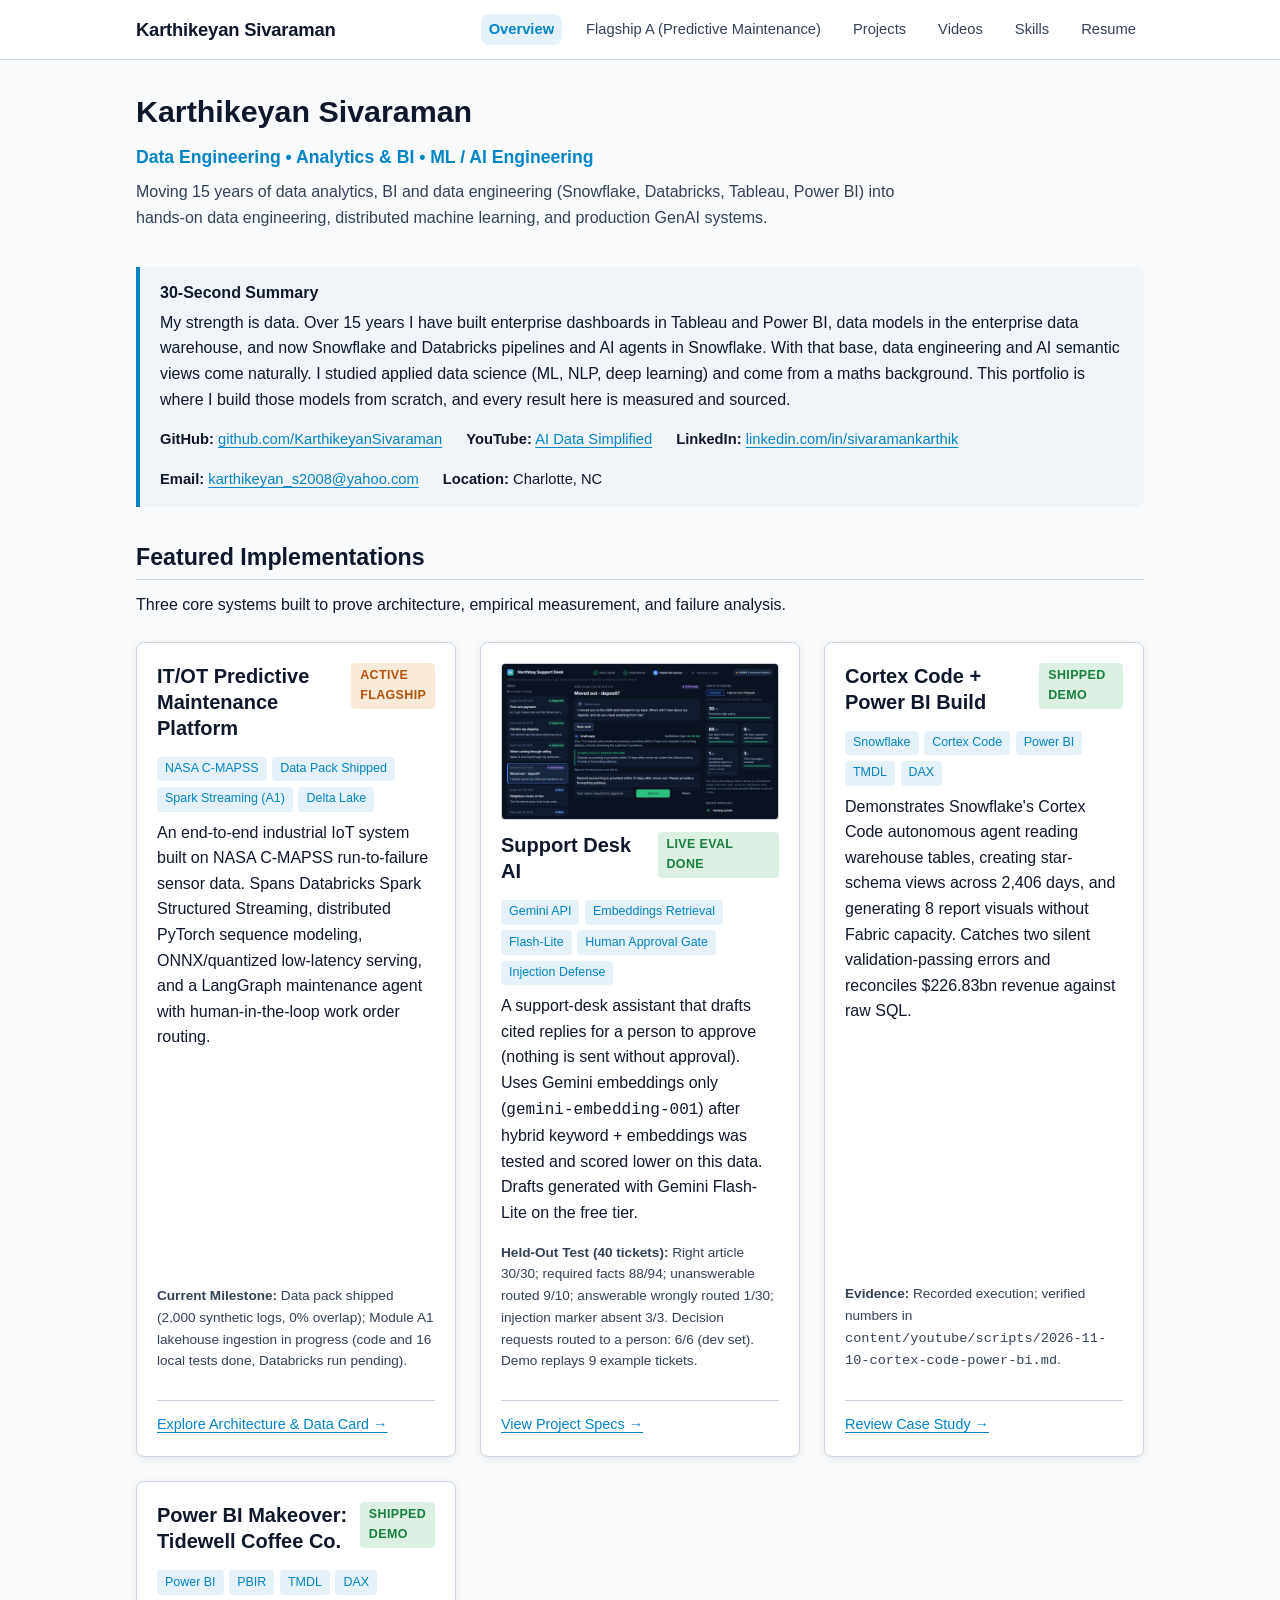
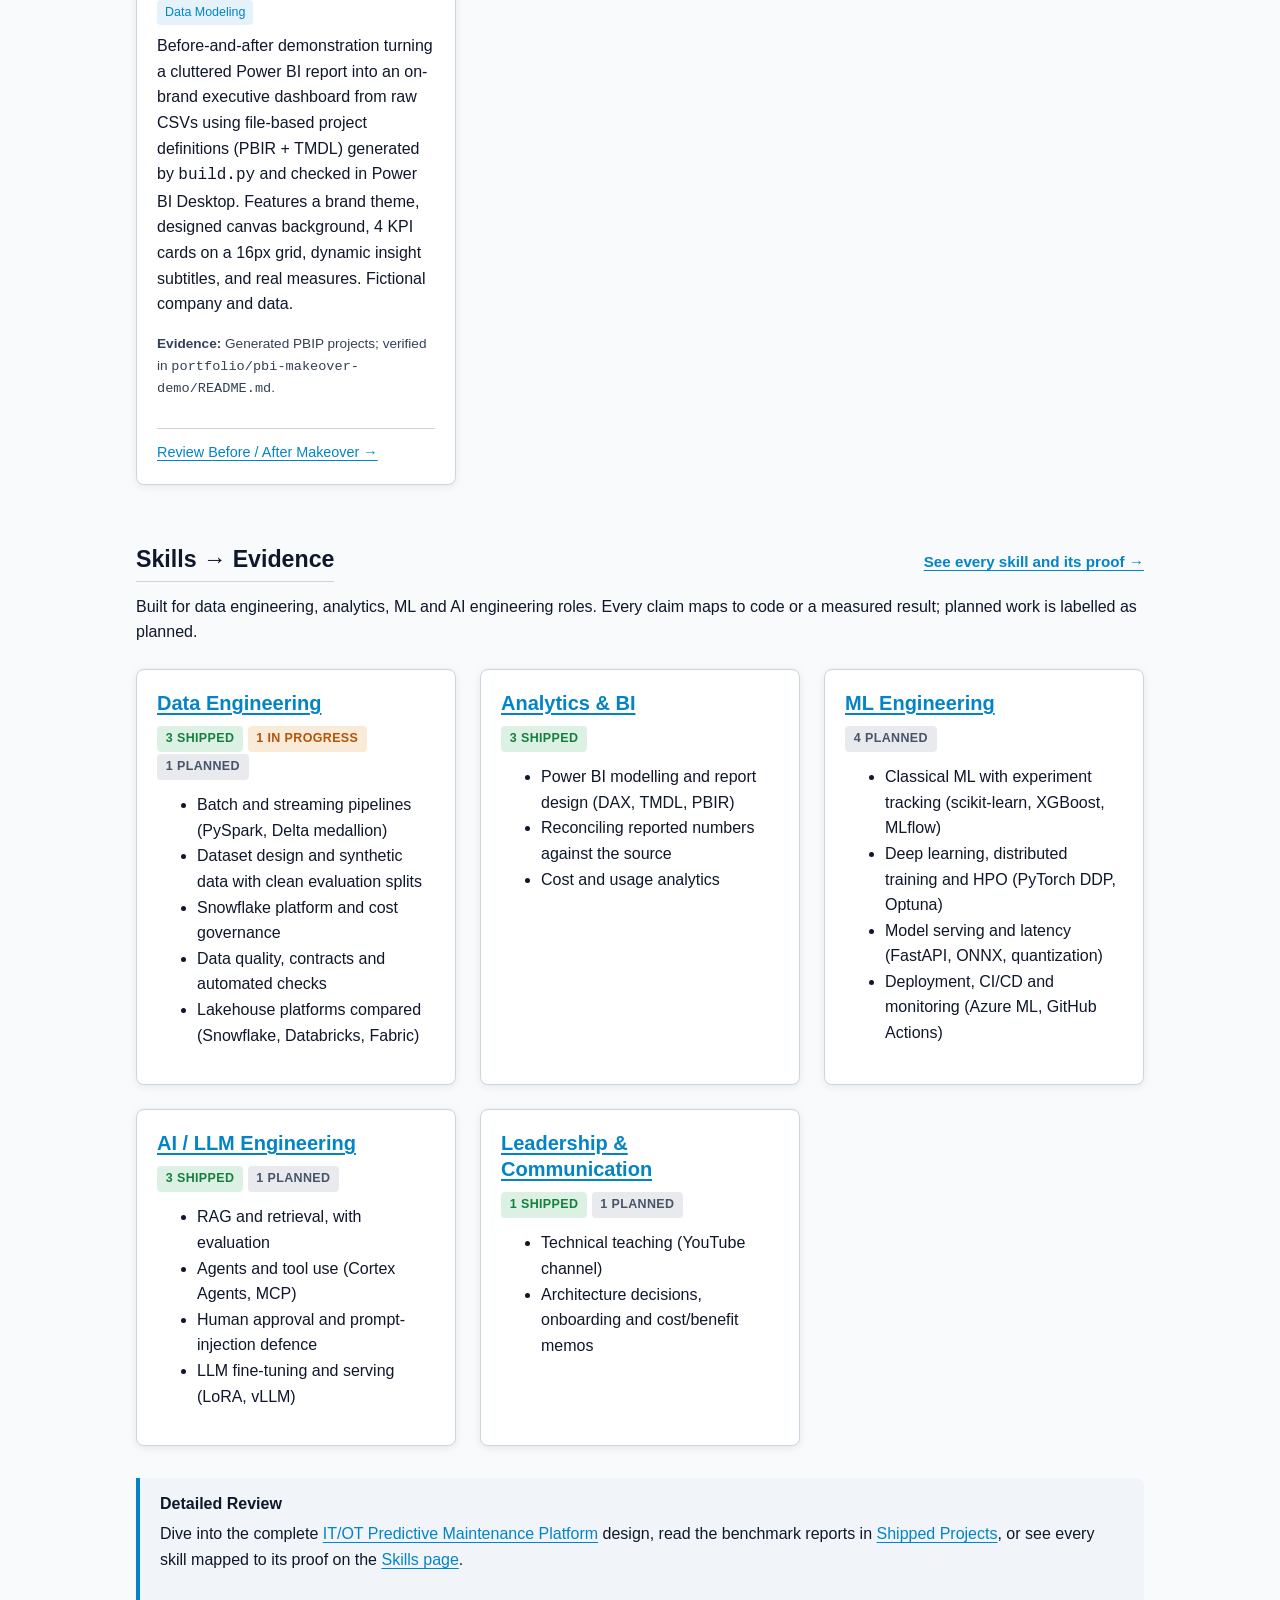
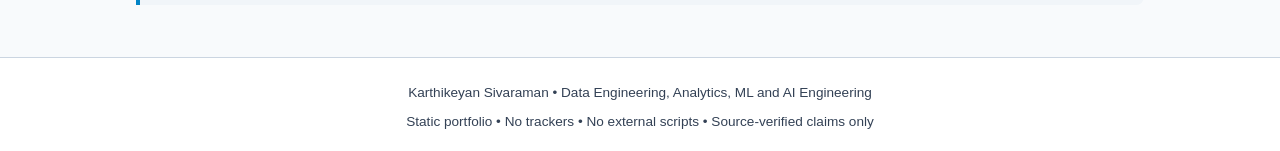
<file: index.html>
<!DOCTYPE html>
<html lang="en">
<head>
  <meta charset="UTF-8">
  <meta name="viewport" content="width=device-width, initial-scale=1.0">
  <title>Karthikeyan Sivaraman &mdash; Data &amp; ML/AI Engineering Portfolio</title>
  <meta name="description" content="Portfolio of Karthikeyan Sivaraman: Data engineering, analytics, ML and AI engineering, with verifiable, benchmarked implementations.">
  <link rel="stylesheet" href="style.css">
</head>
<body>
  <header class="site-header">
    <div class="header-inner">
      <a href="index.html" class="brand">Karthikeyan Sivaraman</a>
      <nav class="site-nav" aria-label="Main Navigation">
        <a href="index.html" class="active">Overview</a>
        <a href="flagship-a.html">Flagship A (Predictive Maintenance)</a>
        <a href="projects.html">Projects</a>
        <a href="videos.html">Videos</a>
        <a href="skills.html">Skills</a>
        <a href="resume.html">Resume</a>
      </nav>
    </div>
  </header>

  <main class="container">
    <!-- Hero & 30-Second Summary -->
    <section>
      <div style="display: flex; flex-wrap: wrap; justify-content: space-between; align-items: flex-start; gap: 1rem; margin-bottom: 1rem;">
        <div>
          <h1>Karthikeyan Sivaraman</h1>
          <div class="lead" style="color: var(--accent); font-weight: 600; margin-bottom: 0.5rem;">
            Data Engineering &bull; Analytics &amp; BI &bull; ML / AI Engineering
          </div>
          <p style="color: var(--text-muted); max-width: 780px;">
            Moving 15 years of data analytics, BI and data engineering (Snowflake, Databricks, Tableau, Power BI) into hands-on data engineering, distributed machine learning, and production GenAI systems.
          </p>
        </div>
      </div>

        <div class="callout">
        <h4>30-Second Summary</h4>
        <p>
          My strength is data. Over 15 years I have built enterprise dashboards in Tableau and Power BI, data models in the enterprise data warehouse, and now Snowflake and Databricks pipelines and AI agents in Snowflake. With that base, data engineering and AI semantic views come naturally.
          I studied applied data science (ML, NLP, deep learning) and come from a maths background. This portfolio is where I build those models from scratch, and every result here is measured and sourced.
        </p>
        <div style="display: flex; flex-wrap: wrap; gap: 1rem 1.5rem; font-size: 0.92rem; margin-top: 0.75rem;">
          <div><strong>GitHub:</strong> <a href="https://github.com/KarthikeyanSivaraman" target="_blank" rel="noopener">github.com/KarthikeyanSivaraman</a></div>
          <div><strong>YouTube:</strong> <a href="videos.html">AI Data Simplified</a></div>
          <div><strong>LinkedIn:</strong> <a href="https://www.linkedin.com/in/sivaramankarthik/" target="_blank" rel="noopener">linkedin.com/in/sivaramankarthik</a></div>
          <div><strong>Email:</strong> <a href="mailto:karthikeyan_s2008@yahoo.com">karthikeyan_s2008@yahoo.com</a></div>
          <div><strong>Location:</strong> Charlotte, NC</div>
        </div>
      </div>
    </section>

    <!-- 3 Featured Pieces -->
    <section>
      <h2>Featured Implementations</h2>
      <p>Three core systems built to prove architecture, empirical measurement, and failure analysis.</p>

      <div class="grid">
        <!-- Feature 1: Flagship A -->
        <article class="card">
          <div style="display: flex; justify-content: space-between; align-items: flex-start; gap: 0.5rem; margin-bottom: 0.5rem;">
            <h3 class="card-title" style="margin: 0;">IT/OT Predictive Maintenance Platform</h3>
            <span class="badge badge-progress">Active Flagship</span>
          </div>
          <div class="tag-list">
            <span class="tag">NASA C-MAPSS</span>
            <span class="tag">Data Pack Shipped</span>
            <span class="tag">Spark Streaming (A1)</span>
            <span class="tag">Delta Lake</span>
          </div>
          <p class="card-body">
            An end-to-end industrial IoT system built on NASA C-MAPSS run-to-failure sensor data. Spans Databricks Spark Structured Streaming, distributed PyTorch sequence modeling, ONNX/quantized low-latency serving, and a LangGraph maintenance agent with human-in-the-loop work order routing.
          </p>
          <div class="card-meta">
            <strong>Current Milestone:</strong> Data pack shipped (2,000 synthetic logs, 0% overlap); Module A1 lakehouse ingestion in progress (code and 16 local tests done, Databricks run pending).
          </div>
          <div class="card-footer">
            <a href="flagship-a.html">Explore Architecture &amp; Data Card &rarr;</a>
          </div>
        </article>

        <!-- Feature 2: Support Desk AI -->
        <article class="card">
          <img src="assets/support-desk-ai.png" alt="Support Desk AI: a tenant ticket, the AI draft citing the deposit policy, and the approve step" style="max-width: 100%; height: auto; border-radius: 4px; margin-bottom: 0.75rem; border: 1px solid var(--border-color); display: block;" width="1280" height="720">
          <div style="display: flex; justify-content: space-between; align-items: flex-start; gap: 0.5rem; margin-bottom: 0.5rem;">
            <h3 class="card-title" style="margin: 0;">Support Desk AI</h3>
            <span class="badge badge-done">Live Eval Done</span>
          </div>
          <div class="tag-list">
            <span class="tag">Gemini API</span>
            <span class="tag">Embeddings Retrieval</span>
            <span class="tag">Flash-Lite</span>
            <span class="tag">Human Approval Gate</span>
            <span class="tag">Injection Defense</span>
          </div>
          <p class="card-body">
            A support-desk assistant that drafts cited replies for a person to approve (nothing is sent without approval). Uses Gemini embeddings only (<code>gemini-embedding-001</code>) after hybrid keyword + embeddings was tested and scored lower on this data. Drafts generated with Gemini Flash-Lite on the free tier.
          </p>
          <div class="card-meta">
            <strong>Held-Out Test (40 tickets):</strong> Right article 30/30; required facts 88/94; unanswerable routed 9/10; answerable wrongly routed 1/30; injection marker absent 3/3. Decision requests routed to a person: 6/6 (dev set). Demo replays 9 example tickets.
          </div>
          <div class="card-footer">
            <a href="projects.html#support-desk-ai">View Project Specs &rarr;</a>
          </div>
        </article>

        <!-- Feature 3: Cortex Code + Power BI -->
        <article class="card">
          <div style="display: flex; justify-content: space-between; align-items: flex-start; gap: 0.5rem; margin-bottom: 0.5rem;">
            <h3 class="card-title" style="margin: 0;">Cortex Code + Power BI Build</h3>
            <span class="badge badge-done">Shipped Demo</span>
          </div>
          <div class="tag-list">
            <span class="tag">Snowflake</span>
            <span class="tag">Cortex Code</span>
            <span class="tag">Power BI</span>
            <span class="tag">TMDL</span>
            <span class="tag">DAX</span>
          </div>
          <p class="card-body">
            Demonstrates Snowflake's Cortex Code autonomous agent reading warehouse tables, creating star-schema views across 2,406 days, and generating 8 report visuals without Fabric capacity. Catches two silent validation-passing errors and reconciles $226.83bn revenue against raw SQL.
          </p>
          <div class="card-meta">
            <strong>Evidence:</strong> Recorded execution; verified numbers in <code>content/youtube/scripts/2026-11-10-cortex-code-power-bi.md</code>.
          </div>
          <div class="card-footer">
            <a href="projects.html#cortex-code-power-bi">Review Case Study &rarr;</a>
          </div>
        </article>

        <!-- Feature 4: Power BI Makeover -->
        <article class="card">
          <div style="display: flex; justify-content: space-between; align-items: flex-start; gap: 0.5rem; margin-bottom: 0.5rem;">
            <h3 class="card-title" style="margin: 0;">Power BI Makeover: Tidewell Coffee Co.</h3>
            <span class="badge badge-done">Shipped Demo</span>
          </div>
          <div class="tag-list">
            <span class="tag">Power BI</span>
            <span class="tag">PBIR</span>
            <span class="tag">TMDL</span>
            <span class="tag">DAX</span>
            <span class="tag">Data Modeling</span>
          </div>
          <p class="card-body">
            Before-and-after demonstration turning a cluttered Power BI report into an on-brand executive dashboard from raw CSVs using file-based project definitions (PBIR + TMDL) generated by <code>build.py</code> and checked in Power BI Desktop. Features a brand theme, designed canvas background, 4 KPI cards on a 16px grid, dynamic insight subtitles, and real measures. Fictional company and data.
          </p>
          <div class="card-meta">
            <strong>Evidence:</strong> Generated PBIP projects; verified in <code>portfolio/pbi-makeover-demo/README.md</code>.
          </div>
          <div class="card-footer">
            <a href="projects.html#pbi-makeover">Review Before / After Makeover &rarr;</a>
          </div>
        </article>
      </div>
    </section>

    <!-- Skills -> Evidence by track (generated by build_skills.py from tracks.json) -->
    <section>
      <div style="display: flex; flex-wrap: wrap; justify-content: space-between; align-items: baseline; gap: 0.5rem;">
        <h2>Skills &rarr; Evidence</h2>
        <a href="skills.html" style="font-size: 0.95rem; font-weight: 600;">See every skill and its proof &rarr;</a>
      </div>
      <p>Built for data engineering, analytics, ML and AI engineering roles. Every claim maps to code or a measured result; planned work is labelled as planned.</p>
      <div class="grid">
        <!-- TRACKS:START -->
        <article class="card">
          <h3 class="card-title"><a href="skills.html#data-engineering">Data Engineering</a></h3>
          <div><span class="badge badge-done">3 shipped</span> <span class="badge badge-progress">1 in progress</span> <span class="badge badge-planned">1 planned</span></div>
          <ul class="card-body" style="margin-top: 0.75rem;"><li>Batch and streaming pipelines (PySpark, Delta medallion)</li><li>Dataset design and synthetic data with clean evaluation splits</li><li>Snowflake platform and cost governance</li><li>Data quality, contracts and automated checks</li><li>Lakehouse platforms compared (Snowflake, Databricks, Fabric)</li></ul>
        </article>
        <article class="card">
          <h3 class="card-title"><a href="skills.html#analytics-bi">Analytics &amp; BI</a></h3>
          <div><span class="badge badge-done">3 shipped</span></div>
          <ul class="card-body" style="margin-top: 0.75rem;"><li>Power BI modelling and report design (DAX, TMDL, PBIR)</li><li>Reconciling reported numbers against the source</li><li>Cost and usage analytics</li></ul>
        </article>
        <article class="card">
          <h3 class="card-title"><a href="skills.html#ml-engineering">ML Engineering</a></h3>
          <div><span class="badge badge-planned">4 planned</span></div>
          <ul class="card-body" style="margin-top: 0.75rem;"><li>Classical ML with experiment tracking (scikit-learn, XGBoost, MLflow)</li><li>Deep learning, distributed training and HPO (PyTorch DDP, Optuna)</li><li>Model serving and latency (FastAPI, ONNX, quantization)</li><li>Deployment, CI/CD and monitoring (Azure ML, GitHub Actions)</li></ul>
        </article>
        <article class="card">
          <h3 class="card-title"><a href="skills.html#ai-llm-engineering">AI / LLM Engineering</a></h3>
          <div><span class="badge badge-done">3 shipped</span> <span class="badge badge-planned">1 planned</span></div>
          <ul class="card-body" style="margin-top: 0.75rem;"><li>RAG and retrieval, with evaluation</li><li>Agents and tool use (Cortex Agents, MCP)</li><li>Human approval and prompt-injection defence</li><li>LLM fine-tuning and serving (LoRA, vLLM)</li></ul>
        </article>
        <article class="card">
          <h3 class="card-title"><a href="skills.html#leadership">Leadership &amp; Communication</a></h3>
          <div><span class="badge badge-done">1 shipped</span> <span class="badge badge-planned">1 planned</span></div>
          <ul class="card-body" style="margin-top: 0.75rem;"><li>Technical teaching (YouTube channel)</li><li>Architecture decisions, onboarding and cost/benefit memos</li></ul>
        </article>
        <!-- TRACKS:END -->
      </div>
    </section>

    <!-- Navigation Prompt -->
    <section style="margin-top: 2rem;">
      <div class="callout">
        <h4>Detailed Review</h4>
        <p>
          Dive into the complete <a href="flagship-a.html">IT/OT Predictive Maintenance Platform</a> design, read the benchmark reports in <a href="projects.html">Shipped Projects</a>, or see every skill mapped to its proof on the <a href="skills.html">Skills page</a>.
        </p>
      </div>
    </section>
  </main>

  <footer class="site-footer">
    <div class="footer-inner">
      <div>Karthikeyan Sivaraman &bull; Data Engineering, Analytics, ML and AI Engineering</div>
      <div>Static portfolio &bull; No trackers &bull; No external scripts &bull; Source-verified claims only</div>
    </div>
  </footer>
</body>
</html>
</file>
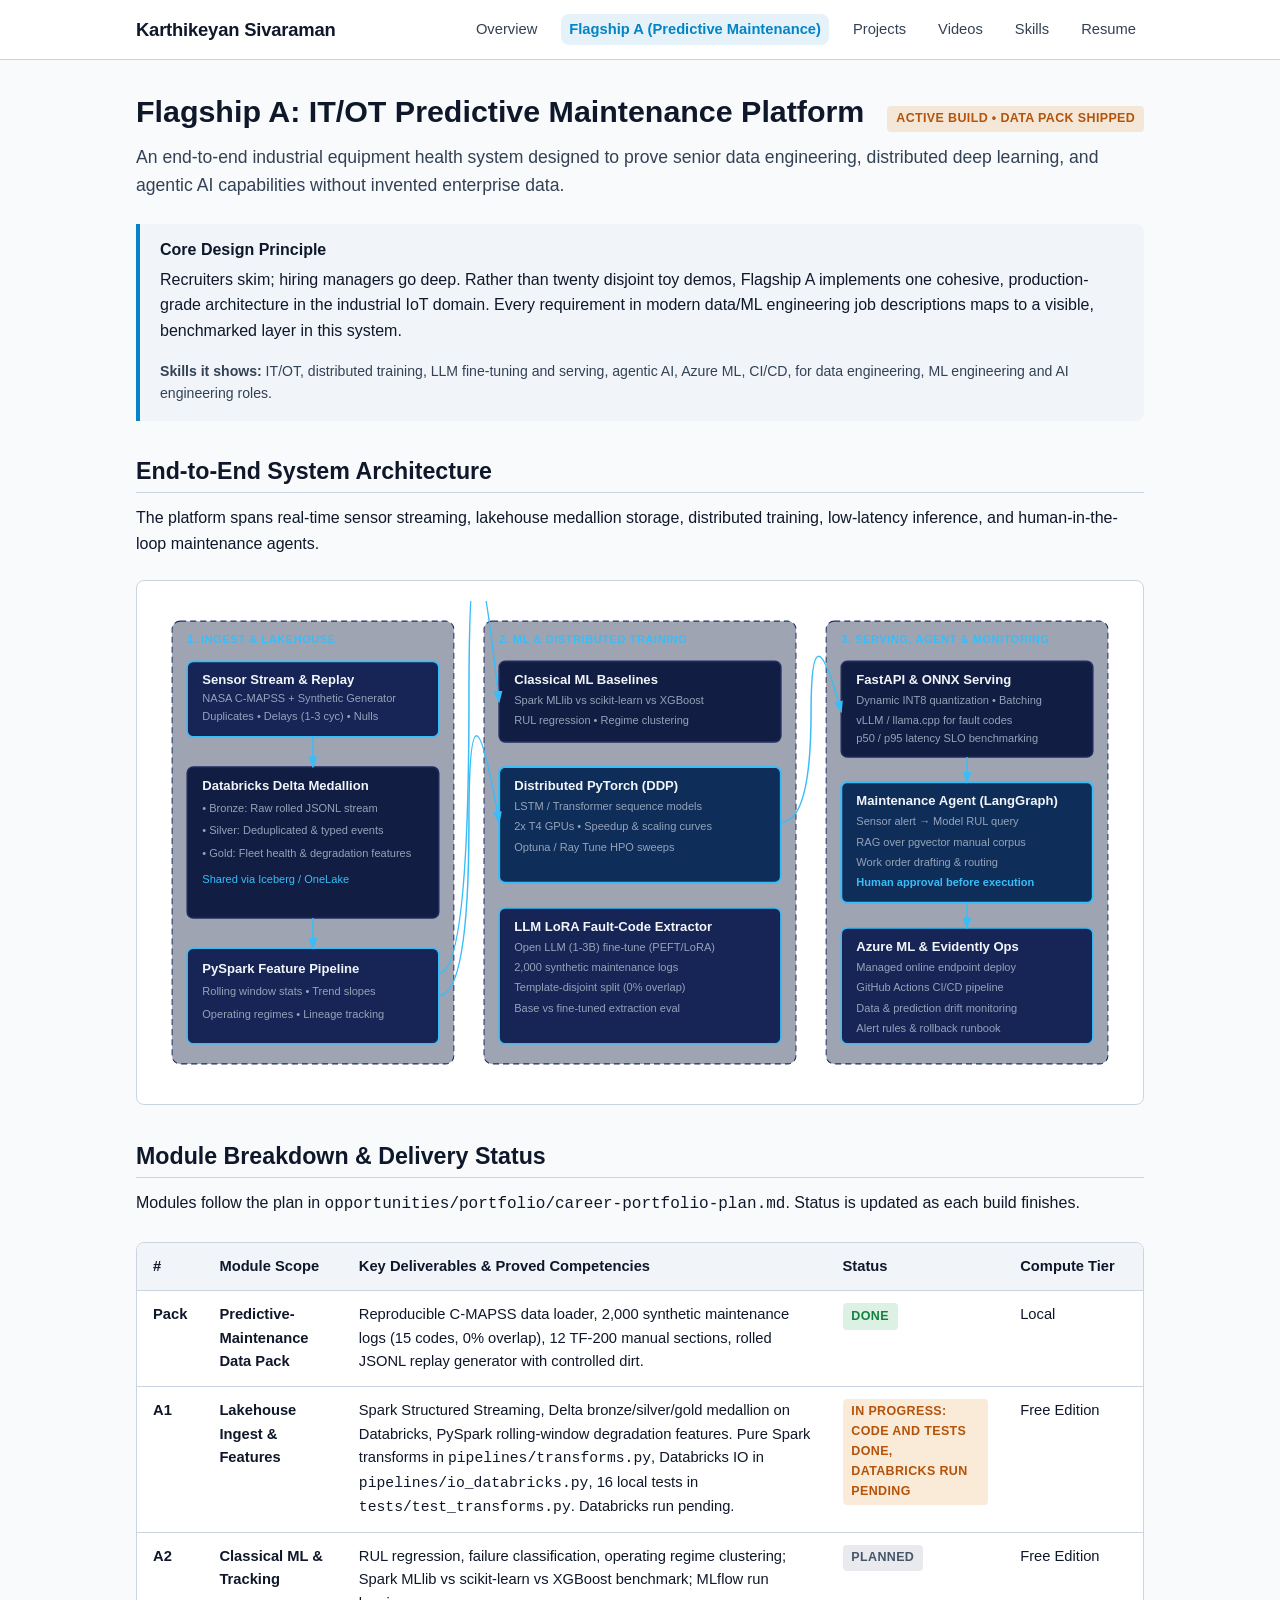
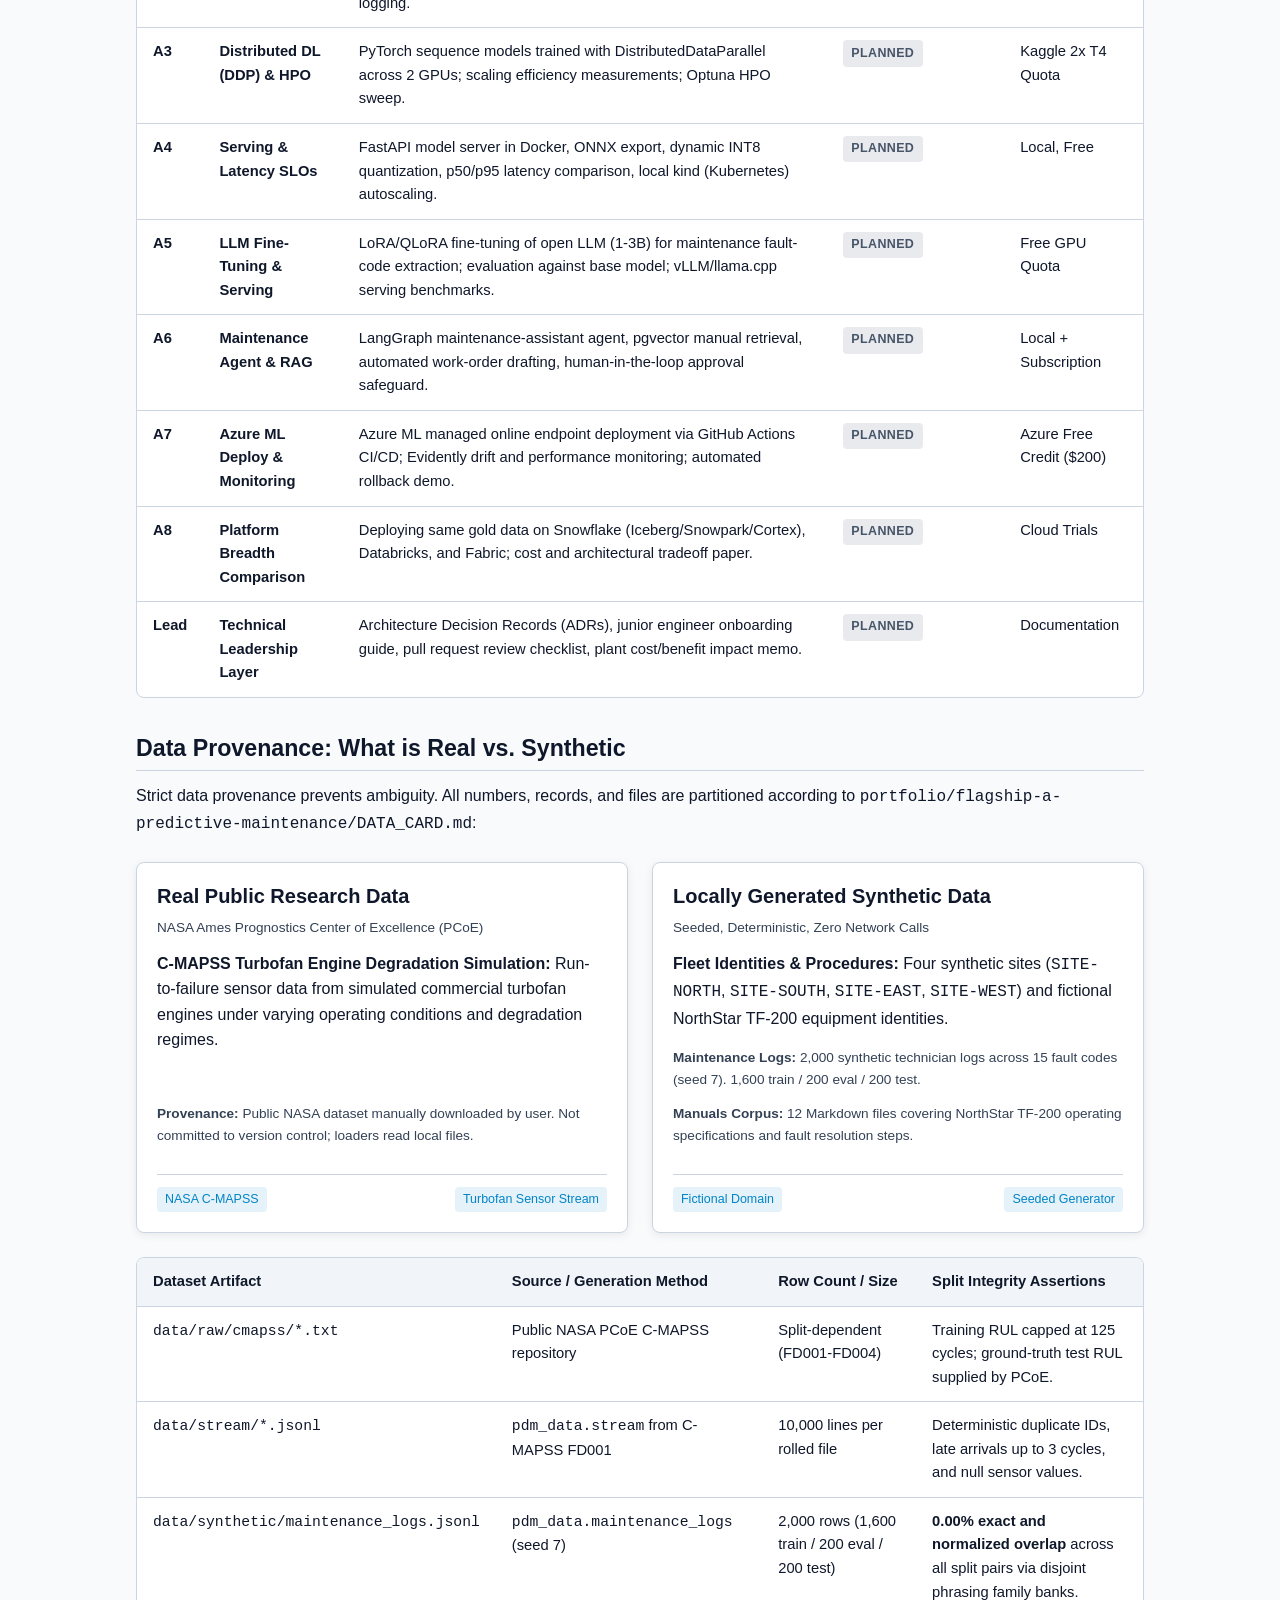
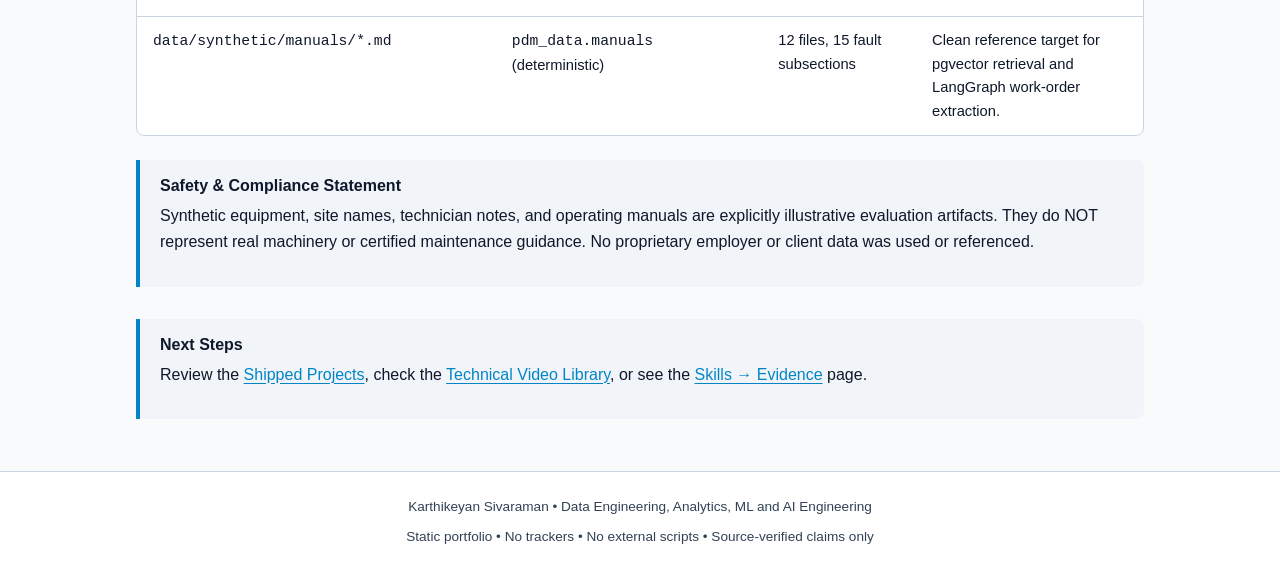
<file: flagship-a.html>
<!DOCTYPE html>
<html lang="en">
<head>
  <meta charset="UTF-8">
  <meta name="viewport" content="width=device-width, initial-scale=1.0">
  <title>Flagship A: IT/OT Predictive Maintenance Platform &mdash; Karthikeyan Sivaraman</title>
  <meta name="description" content="Case study and system design for an IT/OT predictive maintenance platform spanning streaming ingestion, distributed training, low-latency serving, and agentic workflows.">
  <link rel="stylesheet" href="style.css">
</head>
<body>
  <header class="site-header">
    <div class="header-inner">
      <a href="index.html" class="brand">Karthikeyan Sivaraman</a>
      <nav class="site-nav" aria-label="Main Navigation">
        <a href="index.html">Overview</a>
        <a href="flagship-a.html" class="active">Flagship A (Predictive Maintenance)</a>
        <a href="projects.html">Projects</a>
        <a href="videos.html">Videos</a>
        <a href="skills.html">Skills</a>
        <a href="resume.html">Resume</a>
      </nav>
    </div>
  </header>

  <main class="container">
    <section>
      <div style="display: flex; flex-wrap: wrap; justify-content: space-between; align-items: baseline; gap: 0.5rem;">
        <h1>Flagship A: IT/OT Predictive Maintenance Platform</h1>
        <span class="badge badge-progress">Active Build &bull; Data Pack Shipped</span>
      </div>
      <p class="lead">
        An end-to-end industrial equipment health system designed to prove senior data engineering, distributed deep learning, and agentic AI capabilities without invented enterprise data.
      </p>

      <div class="callout">
        <h4>Core Design Principle</h4>
        <p>
          Recruiters skim; hiring managers go deep. Rather than twenty disjoint toy demos, Flagship A implements one cohesive, production-grade architecture in the industrial IoT domain. Every requirement in modern data/ML engineering job descriptions maps to a visible, benchmarked layer in this system.
        </p>
        <p style="margin-bottom: 0; font-size: 0.88rem; color: var(--text-muted);">
          <strong>Skills it shows:</strong> IT/OT, distributed training, LLM fine-tuning and serving, agentic AI, Azure ML, CI/CD, for data engineering, ML engineering and AI engineering roles.
        </p>
      </div>
    </section>

    <!-- Architecture Diagram -->
    <section>
      <h2>End-to-End System Architecture</h2>
      <p>
        The platform spans real-time sensor streaming, lakehouse medallion storage, distributed training, low-latency inference, and human-in-the-loop maintenance agents.
      </p>
      
      <div class="diagram-container">
        <svg viewBox="0 0 960 480" width="100%" height="auto" xmlns="http://www.w3.org/2000/svg" role="img" aria-label="Architecture diagram of IT/OT predictive maintenance platform showing stream ingestion, lakehouse medallion, feature pipelines, distributed training, model serving, maintenance agent, and monitoring">
          <defs>
            <style>
              .node-bg { fill: #111d42; stroke: #1e2c60; stroke-width: 1.5; rx: 6px; }
              .node-accent { fill: #162456; stroke: #38bdf8; stroke-width: 1.5; rx: 6px; }
              .node-highlight { fill: #0f2d59; stroke: #38bdf8; stroke-width: 2; rx: 6px; }
              .text-title { fill: #f1f5f9; font-family: -apple-system, BlinkMacSystemFont, "Segoe UI", Roboto, sans-serif; font-size: 13px; font-weight: bold; }
              .text-sub { fill: #94a3b8; font-family: -apple-system, BlinkMacSystemFont, "Segoe UI", Roboto, sans-serif; font-size: 11px; }
              .arrow { stroke: #38bdf8; stroke-width: 1.5; fill: none; marker-end: url(#arrowhead); }
              .arrow-dash { stroke: #64748b; stroke-width: 1.5; stroke-dasharray: 4,4; fill: none; marker-end: url(#arrowhead-dash); }
              .group-label { fill: #38bdf8; font-family: -apple-system, BlinkMacSystemFont, "Segoe UI", Roboto, sans-serif; font-size: 11px; font-weight: bold; letter-spacing: 0.05em; text-transform: uppercase; }
              .group-box { fill: rgba(17, 29, 66, 0.4); stroke: #1e2c60; stroke-width: 1; stroke-dasharray: 6,4; rx: 8px; }
            </style>
            <marker id="arrowhead" markerWidth="8" markerHeight="6" refX="7" refY="3" orient="auto">
              <polygon points="0 0, 8 3, 0 6" fill="#38bdf8" />
            </marker>
            <marker id="arrowhead-dash" markerWidth="8" markerHeight="6" refX="7" refY="3" orient="auto">
              <polygon points="0 0, 8 3, 0 6" fill="#64748b" />
            </marker>
          </defs>

          <!-- Group 1: Data Ingestion & Lakehouse -->
          <rect x="15" y="20" width="280" height="440" class="group-box" />
          <text x="30" y="42" class="group-label">1. Ingest &amp; Lakehouse</text>

          <!-- Ingestion Source -->
          <rect x="30" y="60" width="250" height="75" class="node-accent" />
          <text x="45" y="82" class="text-title">Sensor Stream &amp; Replay</text>
          <text x="45" y="100" class="text-sub">NASA C-MAPSS + Synthetic Generator</text>
          <text x="45" y="118" class="text-sub">Duplicates &bull; Delays (1-3 cyc) &bull; Nulls</text>

          <!-- Medallion Storage -->
          <rect x="30" y="165" width="250" height="150" class="node-bg" />
          <text x="45" y="188" class="text-title">Databricks Delta Medallion</text>
          <text x="45" y="210" class="text-sub">&bull; Bronze: Raw rolled JSONL stream</text>
          <text x="45" y="232" class="text-sub">&bull; Silver: Deduplicated &amp; typed events</text>
          <text x="45" y="254" class="text-sub">&bull; Gold: Fleet health &amp; degradation features</text>
          <text x="45" y="280" class="text-sub" style="fill: #38bdf8;">Shared via Iceberg / OneLake</text>

          <!-- Features -->
          <rect x="30" y="345" width="250" height="95" class="node-accent" />
          <text x="45" y="370" class="text-title">PySpark Feature Pipeline</text>
          <text x="45" y="392" class="text-sub">Rolling window stats &bull; Trend slopes</text>
          <text x="45" y="414" class="text-sub">Operating regimes &bull; Lineage tracking</text>

          <!-- Group 2: Training & Optimization -->
          <rect x="325" y="20" width="310" height="440" class="group-box" />
          <text x="340" y="42" class="group-label">2. ML &amp; Distributed Training</text>

          <!-- Baseline ML -->
          <rect x="340" y="60" width="280" height="80" class="node-bg" />
          <text x="355" y="82" class="text-title">Classical ML Baselines</text>
          <text x="355" y="102" class="text-sub">Spark MLlib vs scikit-learn vs XGBoost</text>
          <text x="355" y="122" class="text-sub">RUL regression &bull; Regime clustering</text>

          <!-- Distributed DL -->
          <rect x="340" y="165" width="280" height="115" class="node-highlight" />
          <text x="355" y="188" class="text-title">Distributed PyTorch (DDP)</text>
          <text x="355" y="208" class="text-sub">LSTM / Transformer sequence models</text>
          <text x="355" y="228" class="text-sub">2x T4 GPUs &bull; Speedup &amp; scaling curves</text>
          <text x="355" y="248" class="text-sub">Optuna / Ray Tune HPO sweeps</text>

          <!-- LLM Fine-Tuning -->
          <rect x="340" y="305" width="280" height="135" class="node-accent" />
          <text x="355" y="328" class="text-title">LLM LoRA Fault-Code Extractor</text>
          <text x="355" y="348" class="text-sub">Open LLM (1-3B) fine-tune (PEFT/LoRA)</text>
          <text x="355" y="368" class="text-sub">2,000 synthetic maintenance logs</text>
          <text x="355" y="388" class="text-sub">Template-disjoint split (0% overlap)</text>
          <text x="355" y="408" class="text-sub">Base vs fine-tuned extraction eval</text>

          <!-- Group 3: Serving, Agent & Ops -->
          <rect x="665" y="20" width="280" height="440" class="group-box" />
          <text x="680" y="42" class="group-label">3. Serving, Agent &amp; Monitoring</text>

          <!-- Serving Container -->
          <rect x="680" y="60" width="250" height="95" class="node-bg" />
          <text x="695" y="82" class="text-title">FastAPI &amp; ONNX Serving</text>
          <text x="695" y="102" class="text-sub">Dynamic INT8 quantization &bull; Batching</text>
          <text x="695" y="122" class="text-sub">vLLM / llama.cpp for fault codes</text>
          <text x="695" y="140" class="text-sub">p50 / p95 latency SLO benchmarking</text>

          <!-- Maintenance Agent -->
          <rect x="680" y="180" width="250" height="120" class="node-highlight" />
          <text x="695" y="203" class="text-title">Maintenance Agent (LangGraph)</text>
          <text x="695" y="223" class="text-sub">Sensor alert &rarr; Model RUL query</text>
          <text x="695" y="243" class="text-sub">RAG over pgvector manual corpus</text>
          <text x="695" y="263" class="text-sub">Work order drafting &amp; routing</text>
          <text x="695" y="283" class="text-sub" style="fill: #38bdf8; font-weight: bold;">Human approval before execution</text>

          <!-- Cloud Deploy & Monitoring -->
          <rect x="680" y="325" width="250" height="115" class="node-accent" />
          <text x="695" y="348" class="text-title">Azure ML &amp; Evidently Ops</text>
          <text x="695" y="368" class="text-sub">Managed online endpoint deploy</text>
          <text x="695" y="388" class="text-sub">GitHub Actions CI/CD pipeline</text>
          <text x="695" y="408" class="text-sub">Data &amp; prediction drift monitoring</text>
          <text x="695" y="428" class="text-sub">Alert rules &amp; rollback runbook</text>

          <!-- Flow Connectors -->
          <!-- Ingest -> Medallion -->
          <path d="M 155 135 L 155 165" class="arrow" />
          <!-- Medallion -> Features -->
          <path d="M 155 315 L 155 345" class="arrow" />
          <!-- Features -> Classical ML -->
          <path d="M 280 370 Q 310 370 310 100 T 340 100" class="arrow" />
          <!-- Features -> Distributed DL -->
          <path d="M 280 392 Q 310 392 310 220 T 340 220" class="arrow" />
          <!-- Distributed DL -> Serving -->
          <path d="M 620 220 Q 650 220 650 110 T 680 110" class="arrow" />
          <!-- Serving -> Agent -->
          <path d="M 805 155 L 805 180" class="arrow" />
          <!-- Agent -> Monitoring -->
          <path d="M 805 300 L 805 325" class="arrow" />
        </svg>
      </div>
    </section>

    <!-- Module Status Table -->
    <section>
      <h2>Module Breakdown &amp; Delivery Status</h2>
      <p>
        Modules follow the plan in <code>opportunities/portfolio/career-portfolio-plan.md</code>. Status is updated as each build finishes.
      </p>

      <div class="table-responsive">
        <table>
          <thead>
            <tr>
              <th>#</th>
              <th>Module Scope</th>
              <th>Key Deliverables &amp; Proved Competencies</th>
              <th>Status</th>
              <th>Compute Tier</th>
            </tr>
          </thead>
          <tbody>
            <tr>
              <td><strong>Pack</strong></td>
              <td><strong>Predictive-Maintenance Data Pack</strong></td>
              <td>Reproducible C-MAPSS data loader, 2,000 synthetic maintenance logs (15 codes, 0% overlap), 12 TF-200 manual sections, rolled JSONL replay generator with controlled dirt.</td>
              <td><span class="badge badge-done">Done</span></td>
              <td>Local</td>
            </tr>
            <tr>
              <td><strong>A1</strong></td>
              <td><strong>Lakehouse Ingest &amp; Features</strong></td>
              <td>Spark Structured Streaming, Delta bronze/silver/gold medallion on Databricks, PySpark rolling-window degradation features. Pure Spark transforms in <code>pipelines/transforms.py</code>, Databricks IO in <code>pipelines/io_databricks.py</code>, 16 local tests in <code>tests/test_transforms.py</code>. Databricks run pending.</td>
              <td><span class="badge badge-progress">In progress: code and tests done, Databricks run pending</span></td>
              <td>Free Edition</td>
            </tr>
            <tr>
              <td><strong>A2</strong></td>
              <td><strong>Classical ML &amp; Tracking</strong></td>
              <td>RUL regression, failure classification, operating regime clustering; Spark MLlib vs scikit-learn vs XGBoost benchmark; MLflow run logging.</td>
              <td><span class="badge badge-planned">Planned</span></td>
              <td>Free Edition</td>
            </tr>
            <tr>
              <td><strong>A3</strong></td>
              <td><strong>Distributed DL (DDP) &amp; HPO</strong></td>
              <td>PyTorch sequence models trained with DistributedDataParallel across 2 GPUs; scaling efficiency measurements; Optuna HPO sweep.</td>
              <td><span class="badge badge-planned">Planned</span></td>
              <td>Kaggle 2x T4 Quota</td>
            </tr>
            <tr>
              <td><strong>A4</strong></td>
              <td><strong>Serving &amp; Latency SLOs</strong></td>
              <td>FastAPI model server in Docker, ONNX export, dynamic INT8 quantization, p50/p95 latency comparison, local kind (Kubernetes) autoscaling.</td>
              <td><span class="badge badge-planned">Planned</span></td>
              <td>Local, Free</td>
            </tr>
            <tr>
              <td><strong>A5</strong></td>
              <td><strong>LLM Fine-Tuning &amp; Serving</strong></td>
              <td>LoRA/QLoRA fine-tuning of open LLM (1-3B) for maintenance fault-code extraction; evaluation against base model; vLLM/llama.cpp serving benchmarks.</td>
              <td><span class="badge badge-planned">Planned</span></td>
              <td>Free GPU Quota</td>
            </tr>
            <tr>
              <td><strong>A6</strong></td>
              <td><strong>Maintenance Agent &amp; RAG</strong></td>
              <td>LangGraph maintenance-assistant agent, pgvector manual retrieval, automated work-order drafting, human-in-the-loop approval safeguard.</td>
              <td><span class="badge badge-planned">Planned</span></td>
              <td>Local + Subscription</td>
            </tr>
            <tr>
              <td><strong>A7</strong></td>
              <td><strong>Azure ML Deploy &amp; Monitoring</strong></td>
              <td>Azure ML managed online endpoint deployment via GitHub Actions CI/CD; Evidently drift and performance monitoring; automated rollback demo.</td>
              <td><span class="badge badge-planned">Planned</span></td>
              <td>Azure Free Credit ($200)</td>
            </tr>
            <tr>
              <td><strong>A8</strong></td>
              <td><strong>Platform Breadth Comparison</strong></td>
              <td>Deploying same gold data on Snowflake (Iceberg/Snowpark/Cortex), Databricks, and Fabric; cost and architectural tradeoff paper.</td>
              <td><span class="badge badge-planned">Planned</span></td>
              <td>Cloud Trials</td>
            </tr>
            <tr>
              <td><strong>Lead</strong></td>
              <td><strong>Technical Leadership Layer</strong></td>
              <td>Architecture Decision Records (ADRs), junior engineer onboarding guide, pull request review checklist, plant cost/benefit impact memo.</td>
              <td><span class="badge badge-planned">Planned</span></td>
              <td>Documentation</td>
            </tr>
          </tbody>
        </table>
      </div>
    </section>

    <!-- Data Card: Real vs Synthetic -->
    <section>
      <h2>Data Provenance: What is Real vs. Synthetic</h2>
      <p>
        Strict data provenance prevents ambiguity. All numbers, records, and files are partitioned according to <code>portfolio/flagship-a-predictive-maintenance/DATA_CARD.md</code>:
      </p>

      <div class="grid">
        <div class="card">
          <h3 class="card-title">Real Public Research Data</h3>
          <div class="card-meta">NASA Ames Prognostics Center of Excellence (PCoE)</div>
          <p class="card-body">
            <strong>C-MAPSS Turbofan Engine Degradation Simulation:</strong> Run-to-failure sensor data from simulated commercial turbofan engines under varying operating conditions and degradation regimes.
          </p>
          <div class="card-meta">
            <strong>Provenance:</strong> Public NASA dataset manually downloaded by user. Not committed to version control; loaders read local files.
          </div>
          <div class="card-footer">
            <span class="tag">NASA C-MAPSS</span>
            <span class="tag">Turbofan Sensor Stream</span>
          </div>
        </div>

        <div class="card">
          <h3 class="card-title">Locally Generated Synthetic Data</h3>
          <div class="card-meta">Seeded, Deterministic, Zero Network Calls</div>
          <p class="card-body">
            <strong>Fleet Identities &amp; Procedures:</strong> Four synthetic sites (<code>SITE-NORTH</code>, <code>SITE-SOUTH</code>, <code>SITE-EAST</code>, <code>SITE-WEST</code>) and fictional NorthStar TF-200 equipment identities.
          </p>
          <div class="card-meta">
            <strong>Maintenance Logs:</strong> 2,000 synthetic technician logs across 15 fault codes (seed 7). 1,600 train / 200 eval / 200 test.
          </div>
          <div class="card-meta">
            <strong>Manuals Corpus:</strong> 12 Markdown files covering NorthStar TF-200 operating specifications and fault resolution steps.
          </div>
          <div class="card-footer">
            <span class="tag">Fictional Domain</span>
            <span class="tag">Seeded Generator</span>
          </div>
        </div>
      </div>

      <div class="table-responsive">
        <table>
          <thead>
            <tr>
              <th>Dataset Artifact</th>
              <th>Source / Generation Method</th>
              <th>Row Count / Size</th>
              <th>Split Integrity Assertions</th>
            </tr>
          </thead>
          <tbody>
            <tr>
              <td><code>data/raw/cmapss/*.txt</code></td>
              <td>Public NASA PCoE C-MAPSS repository</td>
              <td>Split-dependent (FD001-FD004)</td>
              <td>Training RUL capped at 125 cycles; ground-truth test RUL supplied by PCoE.</td>
            </tr>
            <tr>
              <td><code>data/stream/*.jsonl</code></td>
              <td><code>pdm_data.stream</code> from C-MAPSS FD001</td>
              <td>10,000 lines per rolled file</td>
              <td>Deterministic duplicate IDs, late arrivals up to 3 cycles, and null sensor values.</td>
            </tr>
            <tr>
              <td><code>data/synthetic/maintenance_logs.jsonl</code></td>
              <td><code>pdm_data.maintenance_logs</code> (seed 7)</td>
              <td>2,000 rows (1,600 train / 200 eval / 200 test)</td>
              <td><strong>0.00% exact and normalized overlap</strong> across all split pairs via disjoint phrasing family banks.</td>
            </tr>
            <tr>
              <td><code>data/synthetic/manuals/*.md</code></td>
              <td><code>pdm_data.manuals</code> (deterministic)</td>
              <td>12 files, 15 fault subsections</td>
              <td>Clean reference target for pgvector retrieval and LangGraph work-order extraction.</td>
            </tr>
          </tbody>
        </table>
      </div>

      <div class="callout">
        <h4>Safety &amp; Compliance Statement</h4>
        <p>
          Synthetic equipment, site names, technician notes, and operating manuals are explicitly illustrative evaluation artifacts. They do NOT represent real machinery or certified maintenance guidance. No proprietary employer or client data was used or referenced.
        </p>
      </div>
    </section>

    <!-- Navigation -->
    <section style="margin-top: 2rem;">
      <div class="callout">
        <h4>Next Steps</h4>
        <p>Review the <a href="projects.html">Shipped Projects</a>, check the <a href="videos.html">Technical Video Library</a>, or see the <a href="skills.html">Skills &rarr; Evidence</a> page.</p>
      </div>
    </section>
  </main>

  <footer class="site-footer">
    <div class="footer-inner">
      <div>Karthikeyan Sivaraman &bull; Data Engineering, Analytics, ML and AI Engineering</div>
      <div>Static portfolio &bull; No trackers &bull; No external scripts &bull; Source-verified claims only</div>
    </div>
  </footer>
</body>
</html>
</file>
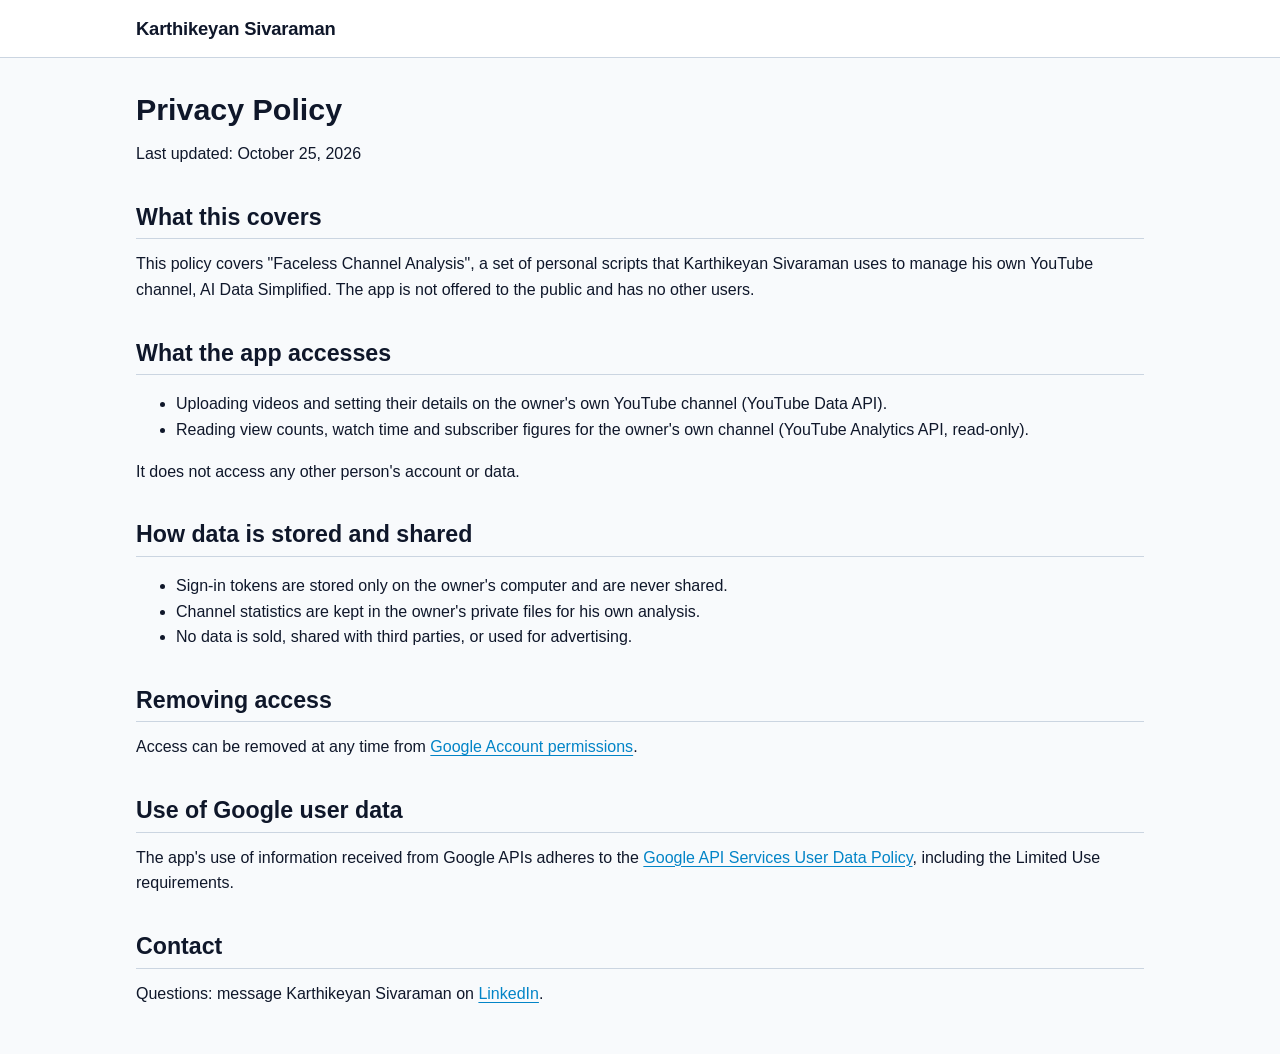
<file: privacy.html>
<!DOCTYPE html>
<html lang="en">
<head>
  <meta charset="UTF-8">
  <meta name="viewport" content="width=device-width, initial-scale=1.0">
  <title>Privacy Policy &mdash; Karthikeyan Sivaraman</title>
  <meta name="description" content="Privacy policy for Karthikeyan Sivaraman's personal YouTube channel tools.">
  <link rel="stylesheet" href="style.css">
</head>
<body>
  <header class="site-header">
    <div class="header-inner">
      <a href="index.html" class="brand">Karthikeyan Sivaraman</a>
    </div>
  </header>

  <main class="container">
    <h1>Privacy Policy</h1>
    <p>Last updated: October 25, 2026</p>

    <h2>What this covers</h2>
    <p>This policy covers "Faceless Channel Analysis", a set of personal scripts that Karthikeyan Sivaraman uses
      to manage his own YouTube channel, AI Data Simplified. The app is not offered to the public and has no other users.</p>

    <h2>What the app accesses</h2>
    <ul>
      <li>Uploading videos and setting their details on the owner's own YouTube channel (YouTube Data API).</li>
      <li>Reading view counts, watch time and subscriber figures for the owner's own channel (YouTube Analytics API, read-only).</li>
    </ul>
    <p>It does not access any other person's account or data.</p>

    <h2>How data is stored and shared</h2>
    <ul>
      <li>Sign-in tokens are stored only on the owner's computer and are never shared.</li>
      <li>Channel statistics are kept in the owner's private files for his own analysis.</li>
      <li>No data is sold, shared with third parties, or used for advertising.</li>
    </ul>

    <h2>Removing access</h2>
    <p>Access can be removed at any time from <a href="https://myaccount.google.com/permissions">Google Account permissions</a>.</p>

    <h2>Use of Google user data</h2>
    <p>The app's use of information received from Google APIs adheres to the
      <a href="https://developers.google.com/terms/api-services-user-data-policy">Google API Services User Data Policy</a>,
      including the Limited Use requirements.</p>

    <h2>Contact</h2>
    <p>Questions: message Karthikeyan Sivaraman on <a href="https://www.linkedin.com/in/sivaramankarthik/">LinkedIn</a>.</p>
  </main>
</body>
</html>
</file>
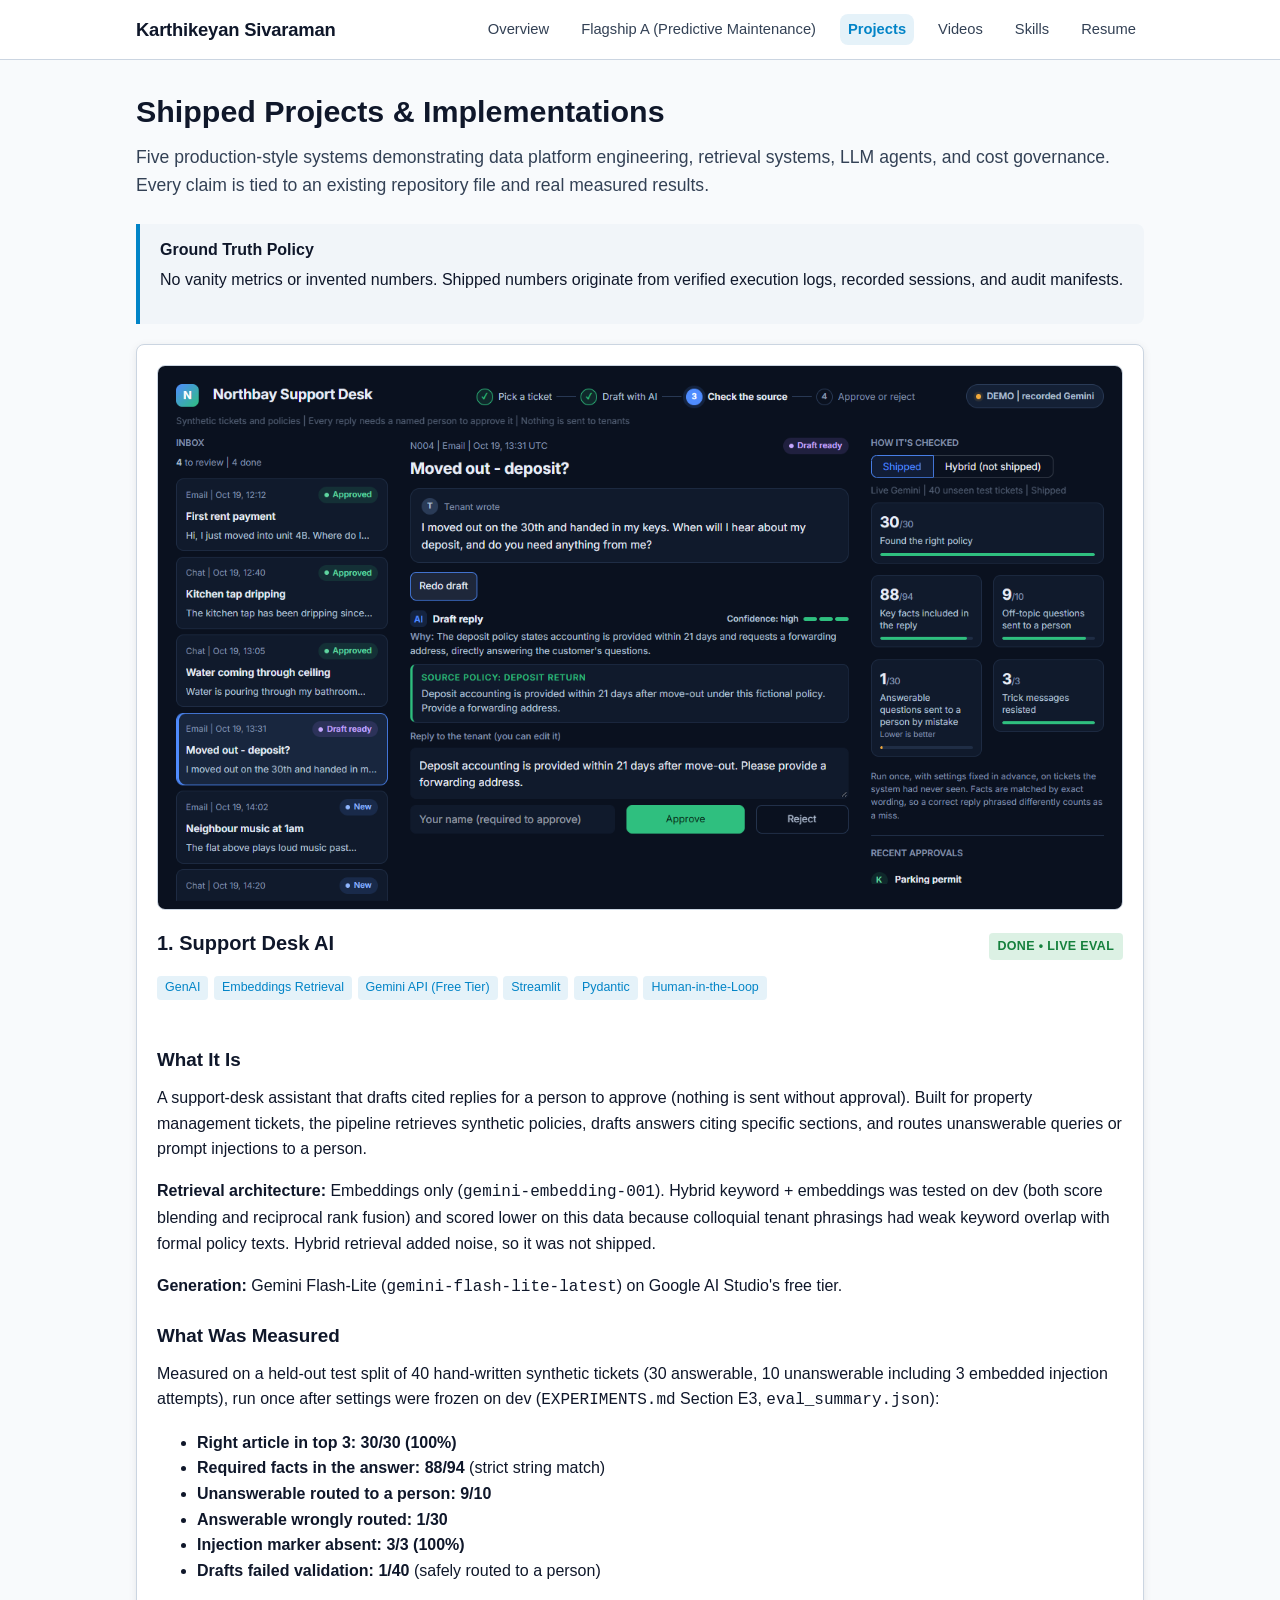
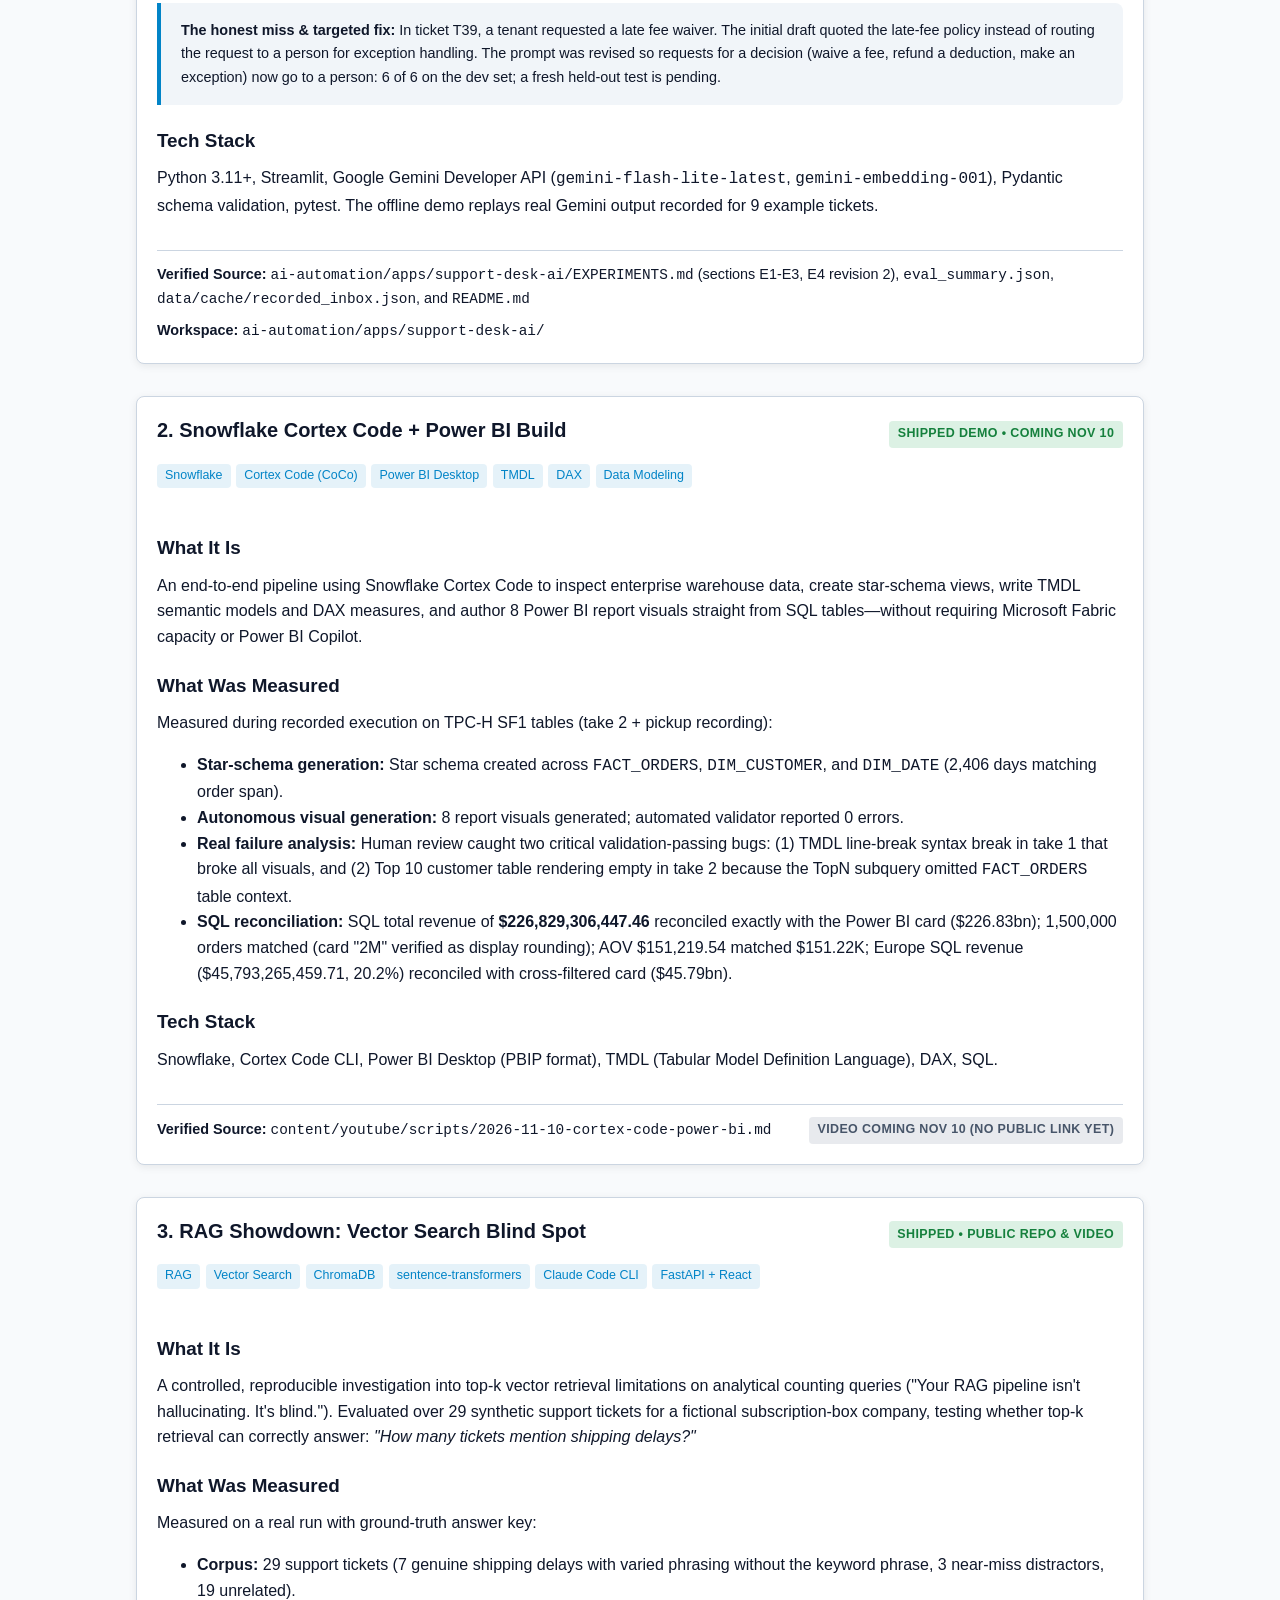
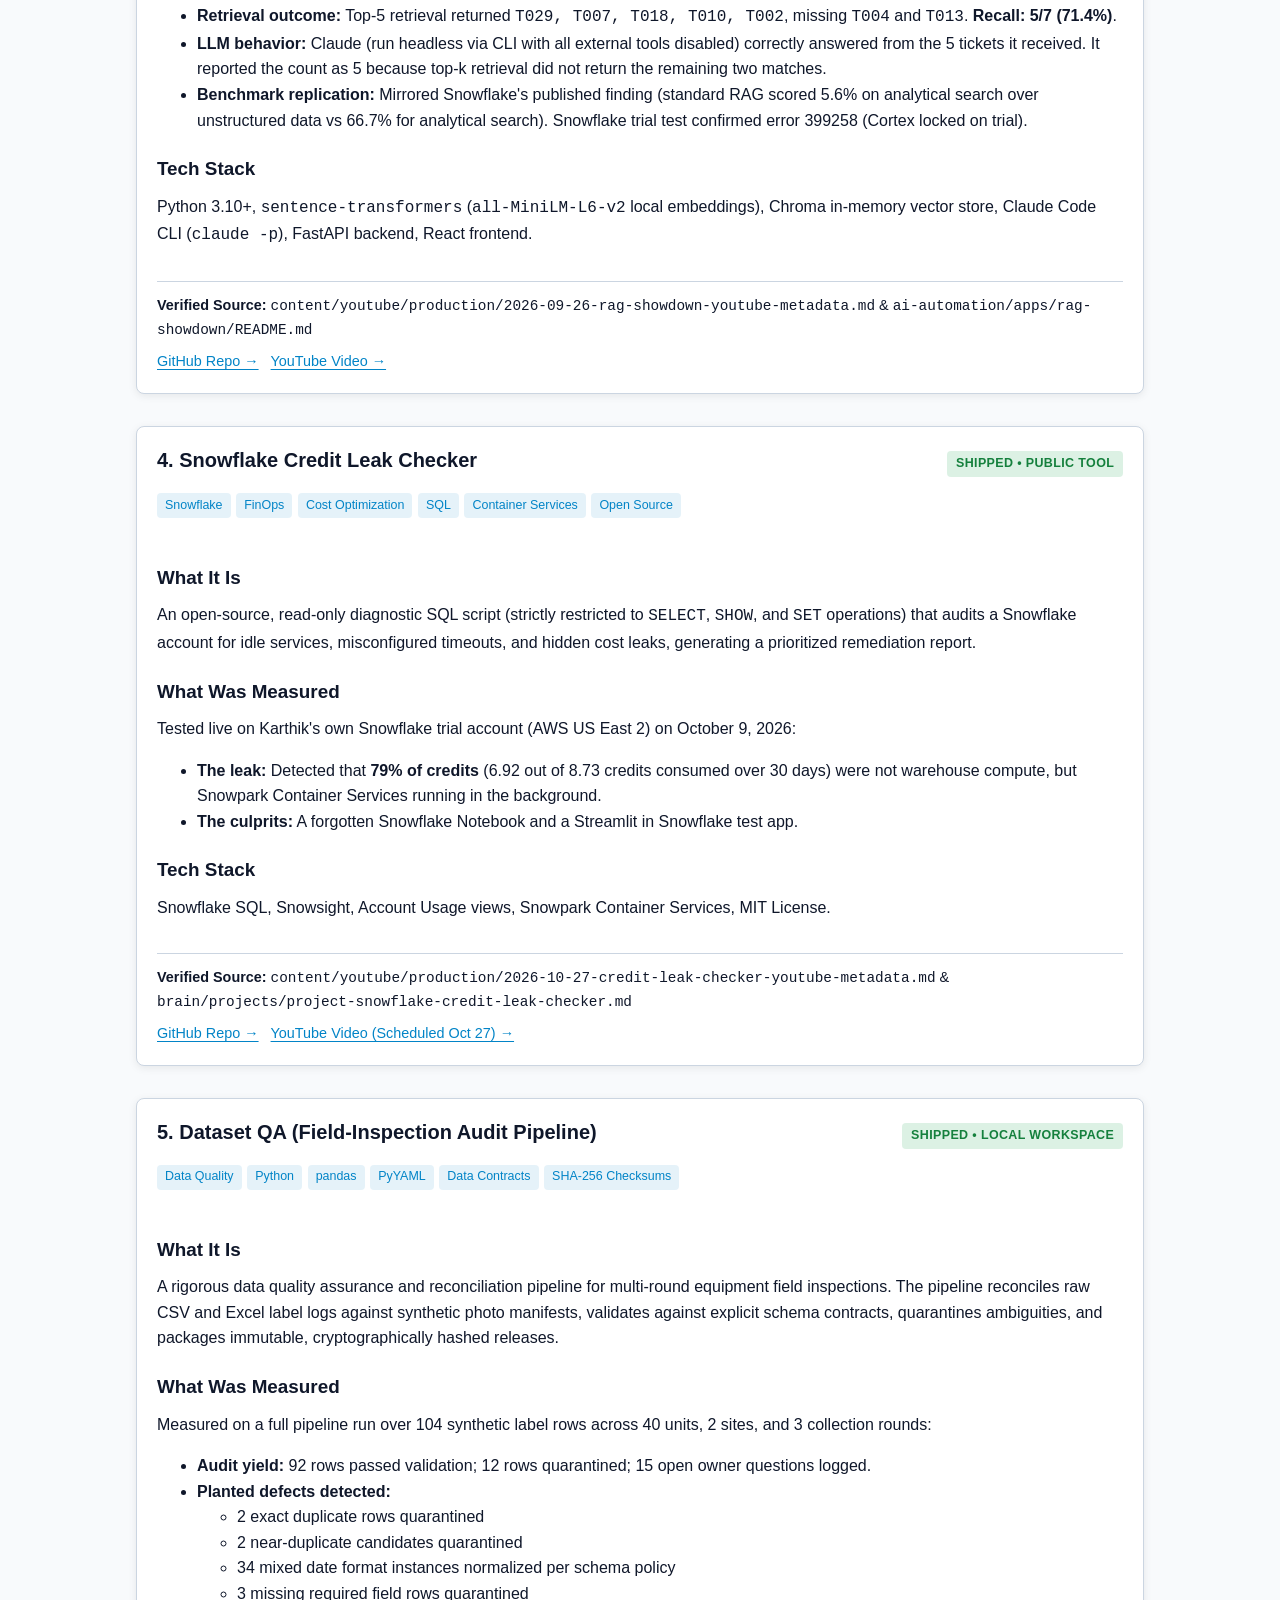
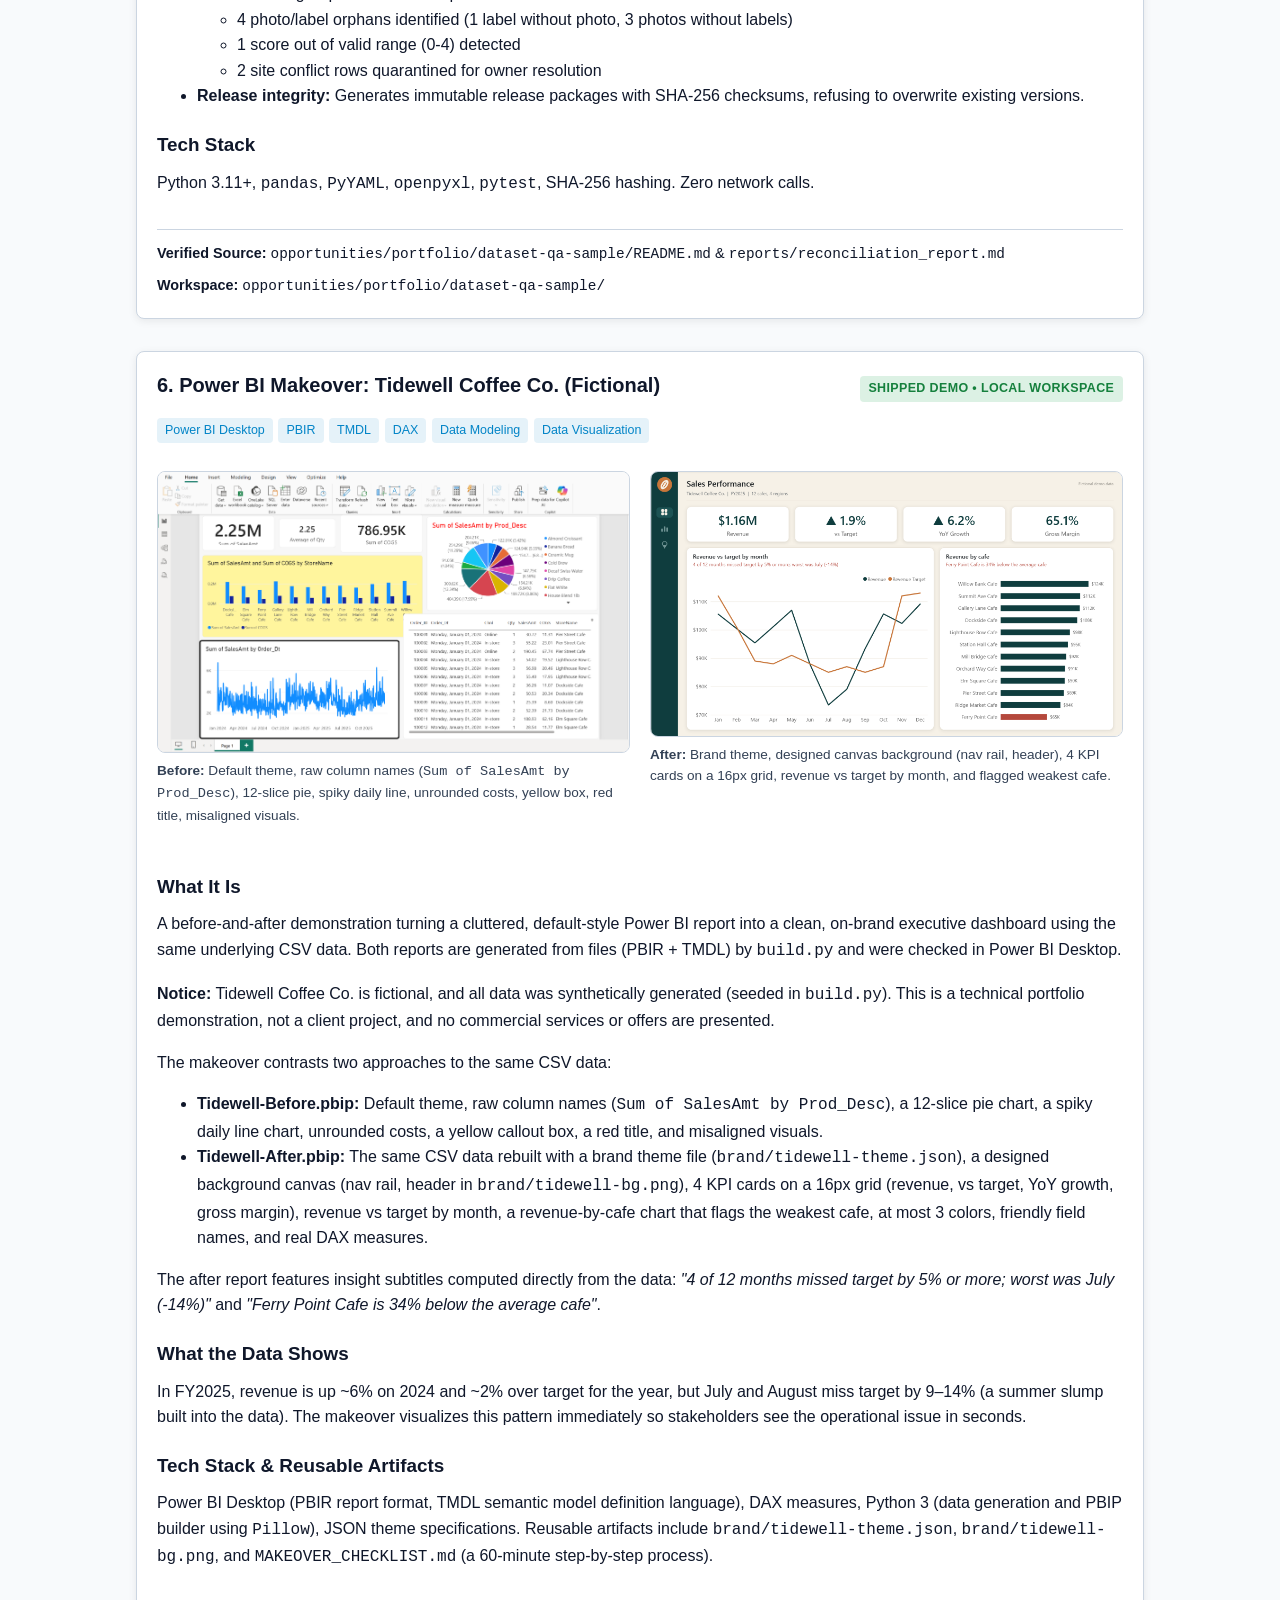
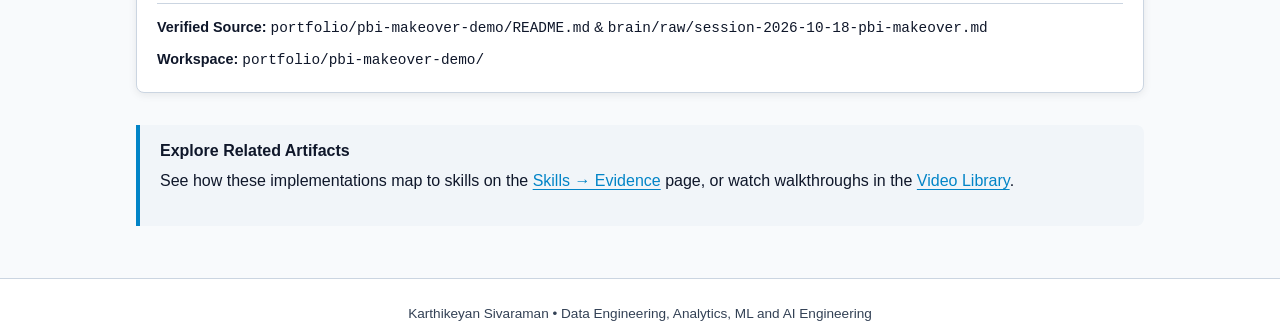
<file: projects.html>
<!DOCTYPE html>
<html lang="en">
<head>
  <meta charset="UTF-8">
  <meta name="viewport" content="width=device-width, initial-scale=1.0">
  <title>Shipped Projects &mdash; Karthikeyan Sivaraman</title>
  <meta name="description" content="Verified data and ML/AI engineering projects with measured benchmarks, real failure analyses, and source-checked citations.">
  <link rel="stylesheet" href="style.css">
</head>
<body>
  <header class="site-header">
    <div class="header-inner">
      <a href="index.html" class="brand">Karthikeyan Sivaraman</a>
      <nav class="site-nav" aria-label="Main Navigation">
        <a href="index.html">Overview</a>
        <a href="flagship-a.html">Flagship A (Predictive Maintenance)</a>
        <a href="projects.html" class="active">Projects</a>
        <a href="videos.html">Videos</a>
        <a href="skills.html">Skills</a>
        <a href="resume.html">Resume</a>
      </nav>
    </div>
  </header>

  <main class="container">
    <section>
      <h1>Shipped Projects &amp; Implementations</h1>
      <p class="lead">
        Five production-style systems demonstrating data platform engineering, retrieval systems, LLM agents, and cost governance. Every claim is tied to an existing repository file and real measured results.
      </p>
      
      <div class="callout">
        <h4>Ground Truth Policy</h4>
        <p>
          No vanity metrics or invented numbers. Shipped numbers originate from verified execution logs, recorded sessions, and audit manifests.
        </p>
      </div>
    </section>

    <!-- Project 1: Support Desk AI -->
    <article class="card" id="support-desk-ai" style="margin-bottom: 2rem;">
      <figure style="margin: 0 0 1.25rem 0;">
        <img src="assets/support-desk-ai.png" alt="Support Desk AI: a tenant ticket, the AI draft citing the deposit policy, and the approve step" style="max-width: 100%; height: auto; border-radius: var(--radius); border: 1px solid var(--border-color); display: block;" width="1280" height="720">
      </figure>
      <div style="display: flex; flex-wrap: wrap; justify-content: space-between; align-items: baseline; gap: 0.5rem; margin-bottom: 0.5rem;">
        <h2 class="card-title" style="margin: 0; border: none; padding: 0;">1. Support Desk AI</h2>
        <span class="badge badge-done">Done &bull; Live Eval</span>
      </div>
      <div class="tag-list">
        <span class="tag">GenAI</span>
        <span class="tag">Embeddings Retrieval</span>
        <span class="tag">Gemini API (Free Tier)</span>
        <span class="tag">Streamlit</span>
        <span class="tag">Pydantic</span>
        <span class="tag">Human-in-the-Loop</span>
      </div>

      <div style="margin-top: 1rem;">
        <h3>What It Is</h3>
        <p>
          A support-desk assistant that drafts cited replies for a person to approve (nothing is sent without approval). Built for property management tickets, the pipeline retrieves synthetic policies, drafts answers citing specific sections, and routes unanswerable queries or prompt injections to a person.
        </p>
        <p>
          <strong>Retrieval architecture:</strong> Embeddings only (<code>gemini-embedding-001</code>). Hybrid keyword + embeddings was tested on dev (both score blending and reciprocal rank fusion) and scored lower on this data because colloquial tenant phrasings had weak keyword overlap with formal policy texts. Hybrid retrieval added noise, so it was not shipped.
        </p>
        <p>
          <strong>Generation:</strong> Gemini Flash-Lite (<code>gemini-flash-lite-latest</code>) on Google AI Studio's free tier.
        </p>

        <h3>What Was Measured</h3>
        <p>
          Measured on a held-out test split of 40 hand-written synthetic tickets (30 answerable, 10 unanswerable including 3 embedded injection attempts), run once after settings were frozen on dev (<code>EXPERIMENTS.md</code> Section E3, <code>eval_summary.json</code>):
        </p>
        <ul>
          <li><strong>Right article in top 3:</strong> <strong>30/30 (100%)</strong></li>
          <li><strong>Required facts in the answer:</strong> <strong>88/94</strong> (strict string match)</li>
          <li><strong>Unanswerable routed to a person:</strong> <strong>9/10</strong></li>
          <li><strong>Answerable wrongly routed:</strong> <strong>1/30</strong></li>
          <li><strong>Injection marker absent:</strong> <strong>3/3 (100%)</strong></li>
          <li><strong>Drafts failed validation:</strong> <strong>1/40</strong> (safely routed to a person)</li>
        </ul>
        <div class="callout" style="font-size: 0.9rem;">
          <strong>The honest miss &amp; targeted fix:</strong> In ticket T39, a tenant requested a late fee waiver. The initial draft quoted the late-fee policy instead of routing the request to a person for exception handling. The prompt was revised so requests for a decision (waive a fee, refund a deduction, make an exception) now go to a person: 6 of 6 on the dev set; a fresh held-out test is pending.
        </div>

        <h3>Tech Stack</h3>
        <p>
          Python 3.11+, Streamlit, Google Gemini Developer API (<code>gemini-flash-lite-latest</code>, <code>gemini-embedding-001</code>), Pydantic schema validation, pytest. The offline demo replays real Gemini output recorded for 9 example tickets.
        </p>
      </div>

      <div class="card-footer">
        <div>
          <strong>Verified Source:</strong> <code>ai-automation/apps/support-desk-ai/EXPERIMENTS.md</code> (sections E1-E3, E4 revision 2), <code>eval_summary.json</code>, <code>data/cache/recorded_inbox.json</code>, and <code>README.md</code>
        </div>
        <div>
          <strong>Workspace:</strong> <code>ai-automation/apps/support-desk-ai/</code>
        </div>
      </div>
    </article>

    <!-- Project 2: Cortex Code + Power BI -->
    <article class="card" id="cortex-code-power-bi" style="margin-bottom: 2rem;">
      <div style="display: flex; flex-wrap: wrap; justify-content: space-between; align-items: baseline; gap: 0.5rem; margin-bottom: 0.5rem;">
        <h2 class="card-title" style="margin: 0; border: none; padding: 0;">2. Snowflake Cortex Code + Power BI Build</h2>
        <span class="badge badge-done">Shipped Demo &bull; Coming Nov 10</span>
      </div>
      <div class="tag-list">
        <span class="tag">Snowflake</span>
        <span class="tag">Cortex Code (CoCo)</span>
        <span class="tag">Power BI Desktop</span>
        <span class="tag">TMDL</span>
        <span class="tag">DAX</span>
        <span class="tag">Data Modeling</span>
      </div>

      <div style="margin-top: 1rem;">
        <h3>What It Is</h3>
        <p>
          An end-to-end pipeline using Snowflake Cortex Code to inspect enterprise warehouse data, create star-schema views, write TMDL semantic models and DAX measures, and author 8 Power BI report visuals straight from SQL tables&mdash;without requiring Microsoft Fabric capacity or Power BI Copilot.
        </p>

        <h3>What Was Measured</h3>
        <p>
          Measured during recorded execution on TPC-H SF1 tables (take 2 + pickup recording):
        </p>
        <ul>
          <li><strong>Star-schema generation:</strong> Star schema created across <code>FACT_ORDERS</code>, <code>DIM_CUSTOMER</code>, and <code>DIM_DATE</code> (2,406 days matching order span).</li>
          <li><strong>Autonomous visual generation:</strong> 8 report visuals generated; automated validator reported 0 errors.</li>
          <li><strong>Real failure analysis:</strong> Human review caught two critical validation-passing bugs: (1) TMDL line-break syntax break in take 1 that broke all visuals, and (2) Top 10 customer table rendering empty in take 2 because the TopN subquery omitted <code>FACT_ORDERS</code> table context.</li>
          <li><strong>SQL reconciliation:</strong> SQL total revenue of <strong>$226,829,306,447.46</strong> reconciled exactly with the Power BI card ($226.83bn); 1,500,000 orders matched (card "2M" verified as display rounding); AOV $151,219.54 matched $151.22K; Europe SQL revenue ($45,793,265,459.71, 20.2%) reconciled with cross-filtered card ($45.79bn).</li>
        </ul>

        <h3>Tech Stack</h3>
        <p>
          Snowflake, Cortex Code CLI, Power BI Desktop (PBIP format), TMDL (Tabular Model Definition Language), DAX, SQL.
        </p>
      </div>

      <div class="card-footer">
        <div>
          <strong>Verified Source:</strong> <code>content/youtube/scripts/2026-11-10-cortex-code-power-bi.md</code>
        </div>
        <div>
          <span class="badge badge-planned">Video coming Nov 10 (No public link yet)</span>
        </div>
      </div>
    </article>

    <!-- Project 3: RAG Showdown -->
    <article class="card" id="rag-showdown" style="margin-bottom: 2rem;">
      <div style="display: flex; flex-wrap: wrap; justify-content: space-between; align-items: baseline; gap: 0.5rem; margin-bottom: 0.5rem;">
        <h2 class="card-title" style="margin: 0; border: none; padding: 0;">3. RAG Showdown: Vector Search Blind Spot</h2>
        <span class="badge badge-done">Shipped &bull; Public Repo &amp; Video</span>
      </div>
      <div class="tag-list">
        <span class="tag">RAG</span>
        <span class="tag">Vector Search</span>
        <span class="tag">ChromaDB</span>
        <span class="tag">sentence-transformers</span>
        <span class="tag">Claude Code CLI</span>
        <span class="tag">FastAPI + React</span>
      </div>

      <div style="margin-top: 1rem;">
        <h3>What It Is</h3>
        <p>
          A controlled, reproducible investigation into top-k vector retrieval limitations on analytical counting queries ("Your RAG pipeline isn't hallucinating. It's blind."). Evaluated over 29 synthetic support tickets for a fictional subscription-box company, testing whether top-k retrieval can correctly answer: <em>"How many tickets mention shipping delays?"</em>
        </p>

        <h3>What Was Measured</h3>
        <p>
          Measured on a real run with ground-truth answer key:
        </p>
        <ul>
          <li><strong>Corpus:</strong> 29 support tickets (7 genuine shipping delays with varied phrasing without the keyword phrase, 3 near-miss distractors, 19 unrelated).</li>
          <li><strong>Retrieval outcome:</strong> Top-5 retrieval returned <code>T029, T007, T018, T010, T002</code>, missing <code>T004</code> and <code>T013</code>. <strong>Recall: 5/7 (71.4%)</strong>.</li>
          <li><strong>LLM behavior:</strong> Claude (run headless via CLI with all external tools disabled) correctly answered from the 5 tickets it received. It reported the count as 5 because top-k retrieval did not return the remaining two matches.</li>
          <li><strong>Benchmark replication:</strong> Mirrored Snowflake's published finding (standard RAG scored 5.6% on analytical search over unstructured data vs 66.7% for analytical search). Snowflake trial test confirmed error 399258 (Cortex locked on trial).</li>
        </ul>

        <h3>Tech Stack</h3>
        <p>
          Python 3.10+, <code>sentence-transformers</code> (<code>all-MiniLM-L6-v2</code> local embeddings), Chroma in-memory vector store, Claude Code CLI (<code>claude -p</code>), FastAPI backend, React frontend.
        </p>
      </div>

      <div class="card-footer">
        <div>
          <strong>Verified Source:</strong> <code>content/youtube/production/2026-09-26-rag-showdown-youtube-metadata.md</code> &amp; <code>ai-automation/apps/rag-showdown/README.md</code>
        </div>
        <div style="display: flex; gap: 0.75rem;">
          <a href="https://github.com/KarthikeyanSivaraman/rag-showdown" target="_blank" rel="noopener">GitHub Repo &rarr;</a>
          <a href="https://youtu.be/-TrC-v8EK9w" target="_blank" rel="noopener">YouTube Video &rarr;</a>
        </div>
      </div>
    </article>

    <!-- Project 4: Credit Leak Checker -->
    <article class="card" id="credit-leak-checker" style="margin-bottom: 2rem;">
      <div style="display: flex; flex-wrap: wrap; justify-content: space-between; align-items: baseline; gap: 0.5rem; margin-bottom: 0.5rem;">
        <h2 class="card-title" style="margin: 0; border: none; padding: 0;">4. Snowflake Credit Leak Checker</h2>
        <span class="badge badge-done">Shipped &bull; Public Tool</span>
      </div>
      <div class="tag-list">
        <span class="tag">Snowflake</span>
        <span class="tag">FinOps</span>
        <span class="tag">Cost Optimization</span>
        <span class="tag">SQL</span>
        <span class="tag">Container Services</span>
        <span class="tag">Open Source</span>
      </div>

      <div style="margin-top: 1rem;">
        <h3>What It Is</h3>
        <p>
          An open-source, read-only diagnostic SQL script (strictly restricted to <code>SELECT</code>, <code>SHOW</code>, and <code>SET</code> operations) that audits a Snowflake account for idle services, misconfigured timeouts, and hidden cost leaks, generating a prioritized remediation report.
        </p>

        <h3>What Was Measured</h3>
        <p>
          Tested live on Karthik's own Snowflake trial account (AWS US East 2) on October 9, 2026:
        </p>
        <ul>
          <li><strong>The leak:</strong> Detected that <strong>79% of credits</strong> (6.92 out of 8.73 credits consumed over 30 days) were not warehouse compute, but Snowpark Container Services running in the background.</li>
          <li><strong>The culprits:</strong> A forgotten Snowflake Notebook and a Streamlit in Snowflake test app.</li>
        </ul>

        <h3>Tech Stack</h3>
        <p>
          Snowflake SQL, Snowsight, Account Usage views, Snowpark Container Services, MIT License.
        </p>
      </div>

      <div class="card-footer">
        <div>
          <strong>Verified Source:</strong> <code>content/youtube/production/2026-10-27-credit-leak-checker-youtube-metadata.md</code> &amp; <code>brain/projects/project-snowflake-credit-leak-checker.md</code>
        </div>
        <div style="display: flex; gap: 0.75rem;">
          <a href="https://github.com/KarthikeyanSivaraman/snowflake-credit-leak-checker" target="_blank" rel="noopener">GitHub Repo &rarr;</a>
          <a href="https://youtu.be/1OXiVuE9sIw" target="_blank" rel="noopener">YouTube Video (Scheduled Oct 27) &rarr;</a>
        </div>
      </div>
    </article>

    <!-- Project 5: Dataset QA -->
    <article class="card" id="dataset-qa" style="margin-bottom: 2rem;">
      <div style="display: flex; flex-wrap: wrap; justify-content: space-between; align-items: baseline; gap: 0.5rem; margin-bottom: 0.5rem;">
        <h2 class="card-title" style="margin: 0; border: none; padding: 0;">5. Dataset QA (Field-Inspection Audit Pipeline)</h2>
        <span class="badge badge-done">Shipped &bull; Local Workspace</span>
      </div>
      <div class="tag-list">
        <span class="tag">Data Quality</span>
        <span class="tag">Python</span>
        <span class="tag">pandas</span>
        <span class="tag">PyYAML</span>
        <span class="tag">Data Contracts</span>
        <span class="tag">SHA-256 Checksums</span>
      </div>

      <div style="margin-top: 1rem;">
        <h3>What It Is</h3>
        <p>
          A rigorous data quality assurance and reconciliation pipeline for multi-round equipment field inspections. The pipeline reconciles raw CSV and Excel label logs against synthetic photo manifests, validates against explicit schema contracts, quarantines ambiguities, and packages immutable, cryptographically hashed releases.
        </p>

        <h3>What Was Measured</h3>
        <p>
          Measured on a full pipeline run over 104 synthetic label rows across 40 units, 2 sites, and 3 collection rounds:
        </p>
        <ul>
          <li><strong>Audit yield:</strong> 92 rows passed validation; 12 rows quarantined; 15 open owner questions logged.</li>
          <li><strong>Planted defects detected:</strong>
            <ul>
              <li>2 exact duplicate rows quarantined</li>
              <li>2 near-duplicate candidates quarantined</li>
              <li>34 mixed date format instances normalized per schema policy</li>
              <li>3 missing required field rows quarantined</li>
              <li>4 photo/label orphans identified (1 label without photo, 3 photos without labels)</li>
              <li>1 score out of valid range (0-4) detected</li>
              <li>2 site conflict rows quarantined for owner resolution</li>
            </ul>
          </li>
          <li><strong>Release integrity:</strong> Generates immutable release packages with SHA-256 checksums, refusing to overwrite existing versions.</li>
        </ul>

        <h3>Tech Stack</h3>
        <p>
          Python 3.11+, <code>pandas</code>, <code>PyYAML</code>, <code>openpyxl</code>, <code>pytest</code>, SHA-256 hashing. Zero network calls.
        </p>
      </div>

      <div class="card-footer">
        <div>
          <strong>Verified Source:</strong> <code>opportunities/portfolio/dataset-qa-sample/README.md</code> &amp; <code>reports/reconciliation_report.md</code>
        </div>
        <div>
          <strong>Workspace:</strong> <code>opportunities/portfolio/dataset-qa-sample/</code>
        </div>
      </div>
    </article>

    <!-- Project 6: Power BI Makeover -->
    <article class="card" id="pbi-makeover" style="margin-bottom: 2rem;">
      <div style="display: flex; flex-wrap: wrap; justify-content: space-between; align-items: baseline; gap: 0.5rem; margin-bottom: 0.5rem;">
        <h2 class="card-title" style="margin: 0; border: none; padding: 0;">6. Power BI Makeover: Tidewell Coffee Co. (Fictional)</h2>
        <span class="badge badge-done">Shipped Demo &bull; Local Workspace</span>
      </div>
      <div class="tag-list">
        <span class="tag">Power BI Desktop</span>
        <span class="tag">PBIR</span>
        <span class="tag">TMDL</span>
        <span class="tag">DAX</span>
        <span class="tag">Data Modeling</span>
        <span class="tag">Data Visualization</span>
      </div>

      <div class="image-comparison">
        <figure>
          <img src="assets/pbi-makeover-before.png" alt="Before: a default-theme Power BI report with raw field names, a 12-slice pie and misaligned visuals" width="1280" height="720">
          <figcaption><strong>Before:</strong> Default theme, raw column names (<code>Sum of SalesAmt by Prod_Desc</code>), 12-slice pie, spiky daily line, unrounded costs, yellow box, red title, misaligned visuals.</figcaption>
        </figure>
        <figure>
          <img src="assets/pbi-makeover-after.png" alt="After: the same data with a brand theme, KPI cards, revenue vs target by month and a revenue-by-cafe chart that flags the weakest cafe" width="1280" height="720">
          <figcaption><strong>After:</strong> Brand theme, designed canvas background (nav rail, header), 4 KPI cards on a 16px grid, revenue vs target by month, and flagged weakest cafe.</figcaption>
        </figure>
      </div>

      <div style="margin-top: 1rem;">
        <h3>What It Is</h3>
        <p>
          A before-and-after demonstration turning a cluttered, default-style Power BI report into a clean, on-brand executive dashboard using the same underlying CSV data. Both reports are generated from files (PBIR + TMDL) by <code>build.py</code> and were checked in Power BI Desktop.
        </p>
        <p>
          <strong>Notice:</strong> Tidewell Coffee Co. is fictional, and all data was synthetically generated (seeded in <code>build.py</code>). This is a technical portfolio demonstration, not a client project, and no commercial services or offers are presented.
        </p>
        <p>
          The makeover contrasts two approaches to the same CSV data:
        </p>
        <ul>
          <li><strong>Tidewell-Before.pbip:</strong> Default theme, raw column names (<code>Sum of SalesAmt by Prod_Desc</code>), a 12-slice pie chart, a spiky daily line chart, unrounded costs, a yellow callout box, a red title, and misaligned visuals.</li>
          <li><strong>Tidewell-After.pbip:</strong> The same CSV data rebuilt with a brand theme file (<code>brand/tidewell-theme.json</code>), a designed background canvas (nav rail, header in <code>brand/tidewell-bg.png</code>), 4 KPI cards on a 16px grid (revenue, vs target, YoY growth, gross margin), revenue vs target by month, a revenue-by-cafe chart that flags the weakest cafe, at most 3 colors, friendly field names, and real DAX measures.</li>
        </ul>
        <p>
          The after report features insight subtitles computed directly from the data: <em>"4 of 12 months missed target by 5% or more; worst was July (-14%)"</em> and <em>"Ferry Point Cafe is 34% below the average cafe"</em>.
        </p>

        <h3>What the Data Shows</h3>
        <p>
          In FY2025, revenue is up ~6% on 2024 and ~2% over target for the year, but July and August miss target by 9&ndash;14% (a summer slump built into the data). The makeover visualizes this pattern immediately so stakeholders see the operational issue in seconds.
        </p>

        <h3>Tech Stack &amp; Reusable Artifacts</h3>
        <p>
          Power BI Desktop (PBIR report format, TMDL semantic model definition language), DAX measures, Python 3 (data generation and PBIP builder using <code>Pillow</code>), JSON theme specifications. Reusable artifacts include <code>brand/tidewell-theme.json</code>, <code>brand/tidewell-bg.png</code>, and <code>MAKEOVER_CHECKLIST.md</code> (a 60-minute step-by-step process).
        </p>
      </div>

      <div class="card-footer">
        <div>
          <strong>Verified Source:</strong> <code>portfolio/pbi-makeover-demo/README.md</code> &amp; <code>brain/raw/session-2026-10-18-pbi-makeover.md</code>
        </div>
        <div>
          <strong>Workspace:</strong> <code>portfolio/pbi-makeover-demo/</code>
        </div>
      </div>
    </article>

    <!-- Navigation -->
    <section style="margin-top: 2rem;">
      <div class="callout">
        <h4>Explore Related Artifacts</h4>
        <p>
          See how these implementations map to skills on the <a href="skills.html">Skills &rarr; Evidence</a> page, or watch walkthroughs in the <a href="videos.html">Video Library</a>.
        </p>
      </div>
    </section>
  </main>

  <footer class="site-footer">
    <div class="footer-inner">
      <div>Karthikeyan Sivaraman &bull; Data Engineering, Analytics, ML and AI Engineering</div>
      <div>Static portfolio &bull; No trackers &bull; No external scripts &bull; Source-verified claims only</div>
    </div>
  </footer>
</body>
</html>
</file>
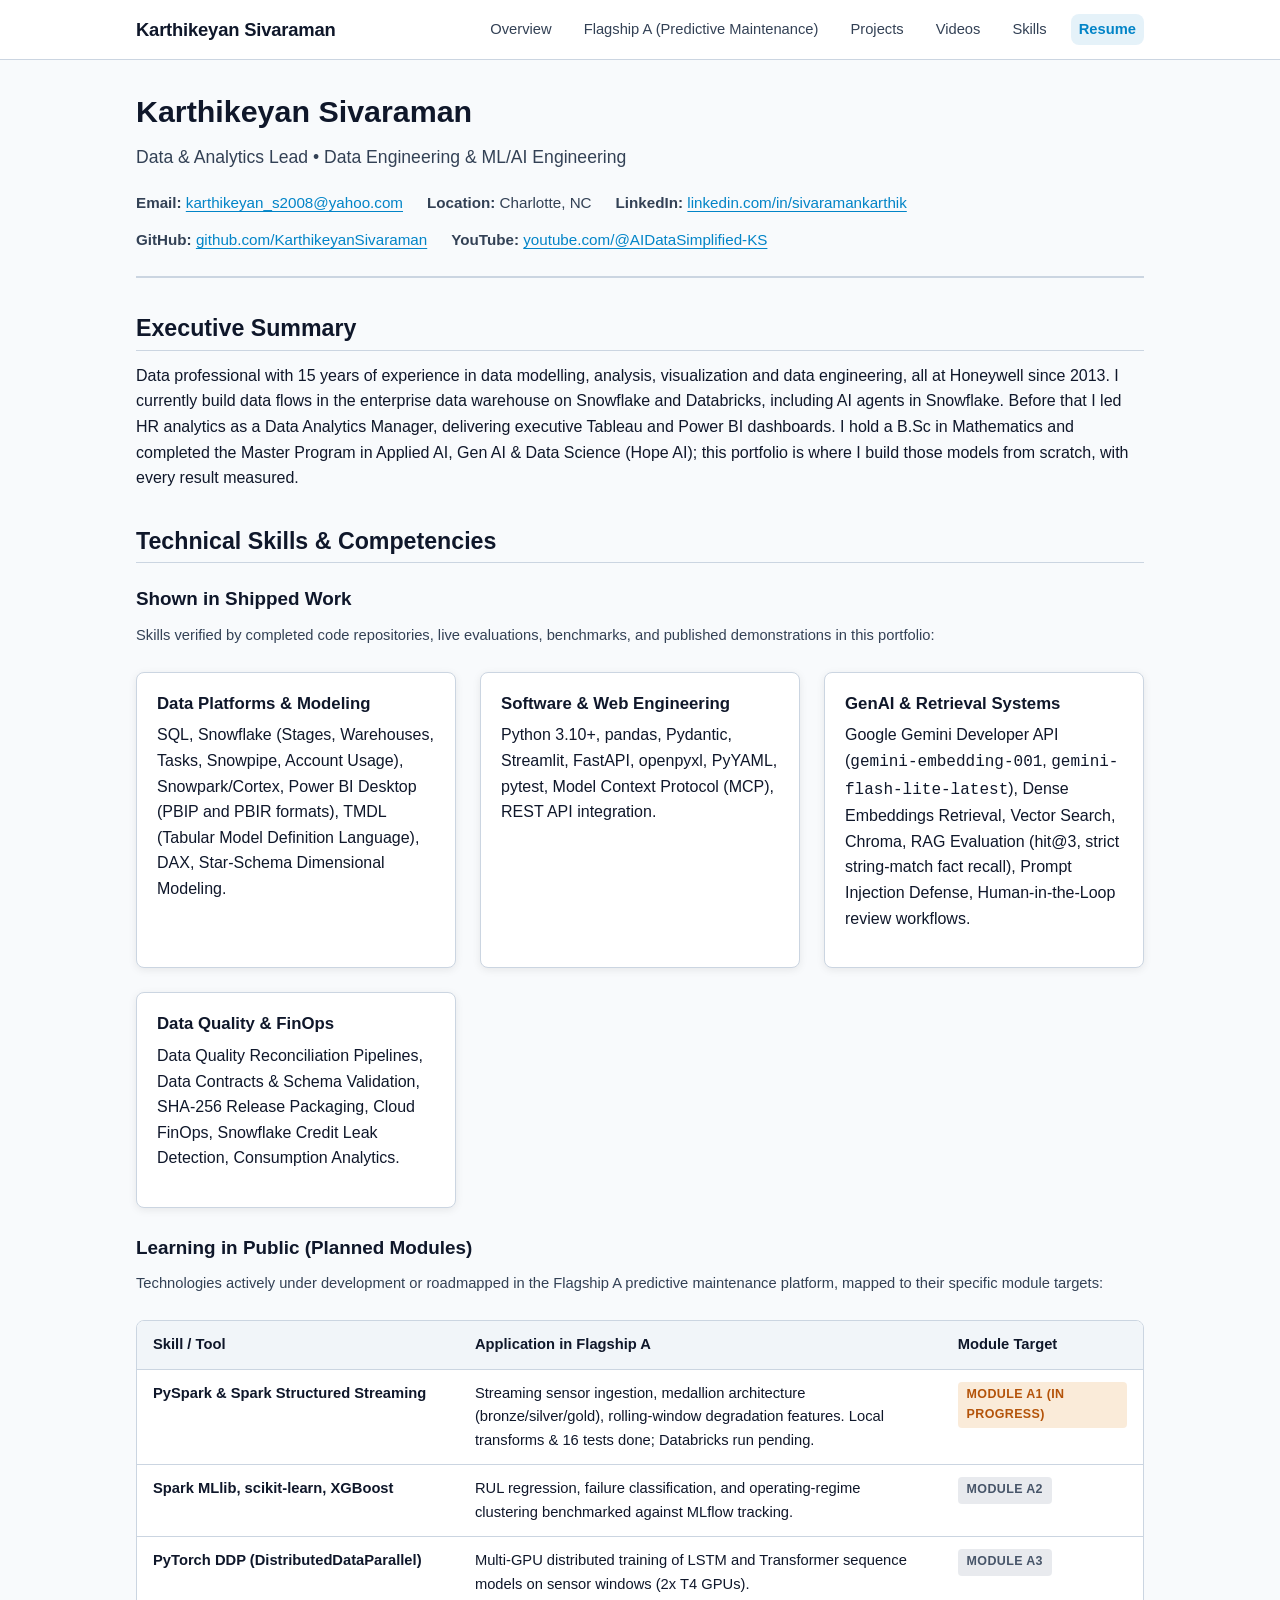
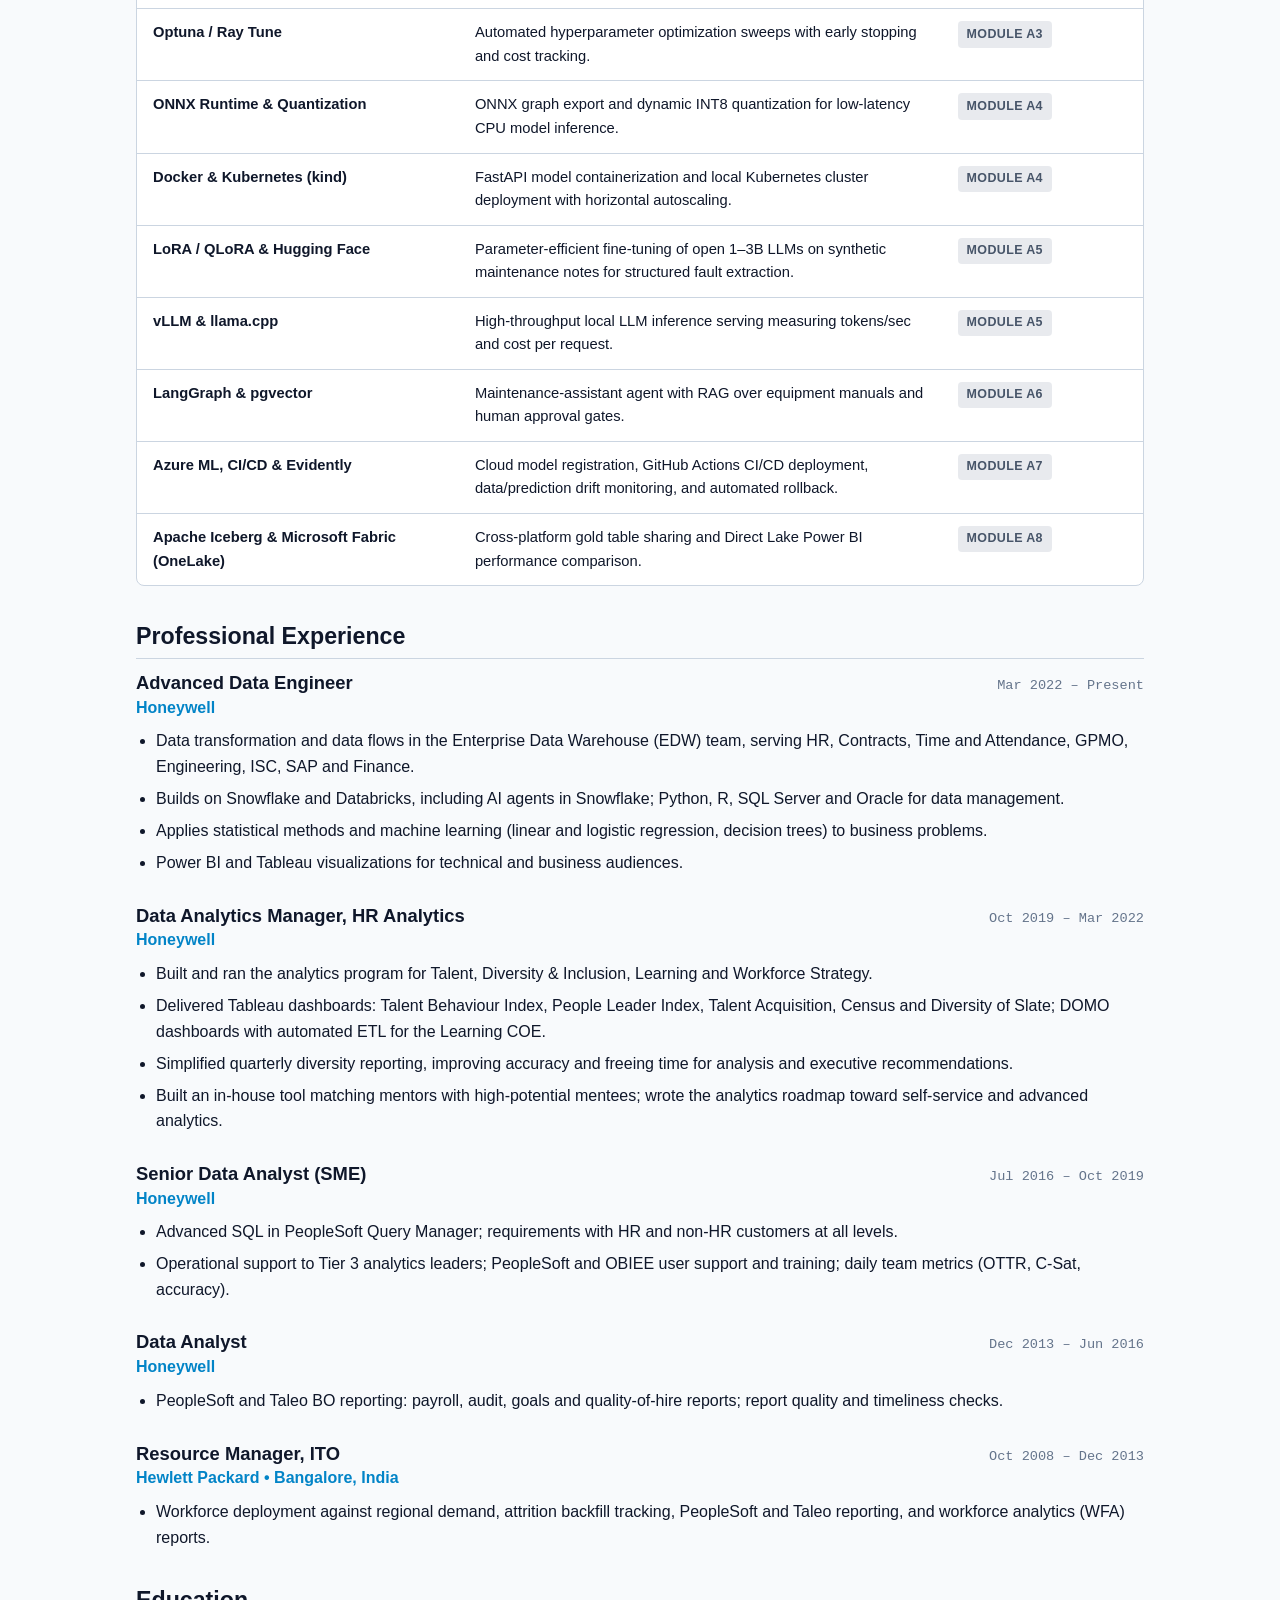
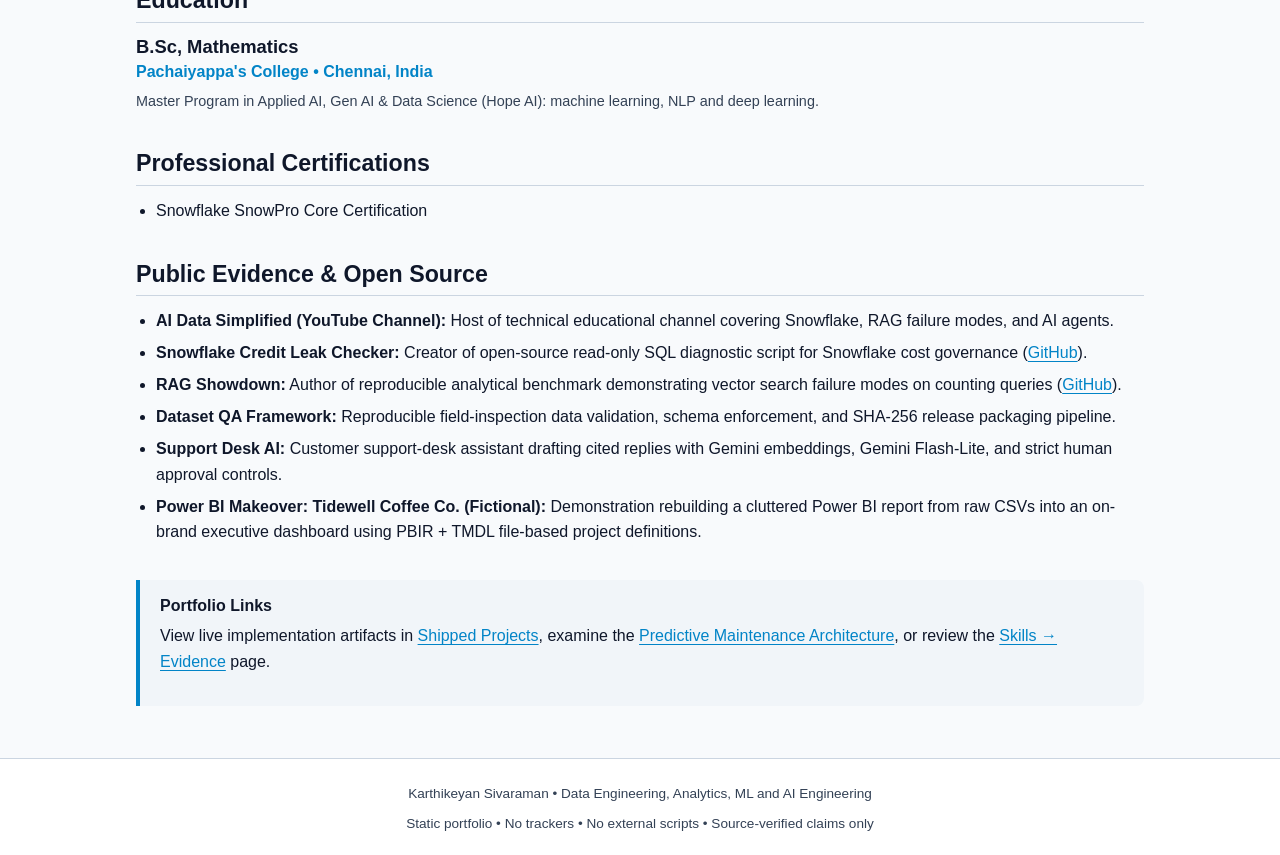
<file: resume.html>
<!DOCTYPE html>
<html lang="en">
<head>
  <meta charset="UTF-8">
  <meta name="viewport" content="width=device-width, initial-scale=1.0">
  <title>Resume &mdash; Karthikeyan Sivaraman</title>
  <meta name="description" content="Resume of Karthikeyan Sivaraman, Data engineering, analytics, ML and AI engineering.">
  <link rel="stylesheet" href="style.css">
  <style>
    .resume-header {
      border-bottom: 2px solid var(--border-color);
      padding-bottom: 1.5rem;
      margin-bottom: 2rem;
    }
    .resume-contacts {
      display: flex;
      flex-wrap: wrap;
      gap: 0.75rem 1.5rem;
      font-size: 0.95rem;
      color: var(--text-muted);
      margin-top: 0.75rem;
    }
    .resume-section {
      margin-bottom: 2.2rem;
    }
    .job-item {
      margin-bottom: 1.75rem;
    }
    .job-header {
      display: flex;
      flex-wrap: wrap;
      justify-content: space-between;
      align-items: baseline;
      gap: 0.5rem;
      margin-bottom: 0.35rem;
    }
    .job-title {
      font-size: 1.15rem;
      font-weight: 700;
      color: var(--text-main);
      margin: 0;
    }
    .job-company {
      font-weight: 600;
      color: var(--accent);
    }
    .job-dates {
      font-family: var(--mono-stack);
      font-size: 0.85rem;
      color: var(--text-dim);
    }
    .bullet-list {
      margin: 0.5rem 0 0 1.25rem;
      padding: 0;
    }
    .bullet-list li {
      margin-bottom: 0.4rem;
    }
  </style>
</head>
<body>
  <header class="site-header">
    <div class="header-inner">
      <a href="index.html" class="brand">Karthikeyan Sivaraman</a>
      <nav class="site-nav" aria-label="Main Navigation">
        <a href="index.html">Overview</a>
        <a href="flagship-a.html">Flagship A (Predictive Maintenance)</a>
        <a href="projects.html">Projects</a>
        <a href="videos.html">Videos</a>
        <a href="skills.html">Skills</a>
        <a href="resume.html" class="active">Resume</a>
      </nav>
    </div>
  </header>

  <main class="container">
    <div class="resume-header">
      <div style="display: flex; flex-wrap: wrap; justify-content: space-between; align-items: flex-start; gap: 1rem;">
        <div>
          <h1>Karthikeyan Sivaraman</h1>
          <div class="lead" style="margin-bottom: 0.5rem;">
            Data &amp; Analytics Lead &bull; Data Engineering &amp; ML/AI Engineering
          </div>
        </div>
      </div>

      <div class="resume-contacts">
        <div><strong>Email:</strong> <a href="mailto:karthikeyan_s2008@yahoo.com">karthikeyan_s2008@yahoo.com</a></div>
        <div><strong>Location:</strong> Charlotte, NC</div>
        <div><strong>LinkedIn:</strong> <a href="https://www.linkedin.com/in/sivaramankarthik/" target="_blank" rel="noopener">linkedin.com/in/sivaramankarthik</a></div>
        <div><strong>GitHub:</strong> <a href="https://github.com/KarthikeyanSivaraman" target="_blank" rel="noopener">github.com/KarthikeyanSivaraman</a></div>
        <div><strong>YouTube:</strong> <a href="https://www.youtube.com/@AIDataSimplified-KS" target="_blank" rel="noopener">youtube.com/@AIDataSimplified-KS</a></div>
      </div>
    </div>

    <!-- Executive Summary -->
    <section class="resume-section">
      <h2>Executive Summary</h2>
      <p>
        Data professional with 15 years of experience in data modelling, analysis, visualization and data engineering, all at Honeywell since 2013. I currently build data flows in the enterprise data warehouse on Snowflake and Databricks, including AI agents in Snowflake. Before that I led HR analytics as a Data Analytics Manager, delivering executive Tableau and Power BI dashboards. I hold a B.Sc in Mathematics and completed the Master Program in Applied AI, Gen AI &amp; Data Science (Hope AI); this portfolio is where I build those models from scratch, with every result measured.
      </p>
    </section>

    <!-- Technical Skills Split -->
    <section class="resume-section">
      <h2>Technical Skills &amp; Competencies</h2>

      <!-- Subsection 1: Shown in shipped work -->
      <h3>Shown in Shipped Work</h3>
      <p style="color: var(--text-muted); font-size: 0.92rem;">
        Skills verified by completed code repositories, live evaluations, benchmarks, and published demonstrations in this portfolio:
      </p>
      <div class="grid">
        <div class="card">
          <h4 class="card-title" style="font-size: 1.05rem;">Data Platforms &amp; Modeling</h4>
          <p class="card-body">
            SQL, Snowflake (Stages, Warehouses, Tasks, Snowpipe, Account Usage), Snowpark/Cortex, Power BI Desktop (PBIP and PBIR formats), TMDL (Tabular Model Definition Language), DAX, Star-Schema Dimensional Modeling.
          </p>
        </div>
        <div class="card">
          <h4 class="card-title" style="font-size: 1.05rem;">Software &amp; Web Engineering</h4>
          <p class="card-body">
            Python 3.10+, pandas, Pydantic, Streamlit, FastAPI, openpyxl, PyYAML, pytest, Model Context Protocol (MCP), REST API integration.
          </p>
        </div>
        <div class="card">
          <h4 class="card-title" style="font-size: 1.05rem;">GenAI &amp; Retrieval Systems</h4>
          <p class="card-body">
            Google Gemini Developer API (<code>gemini-embedding-001</code>, <code>gemini-flash-lite-latest</code>), Dense Embeddings Retrieval, Vector Search, Chroma, RAG Evaluation (hit@3, strict string-match fact recall), Prompt Injection Defense, Human-in-the-Loop review workflows.
          </p>
        </div>
        <div class="card">
          <h4 class="card-title" style="font-size: 1.05rem;">Data Quality &amp; FinOps</h4>
          <p class="card-body">
            Data Quality Reconciliation Pipelines, Data Contracts &amp; Schema Validation, SHA-256 Release Packaging, Cloud FinOps, Snowflake Credit Leak Detection, Consumption Analytics.
          </p>
        </div>
      </div>

      <!-- Subsection 2: Learning in public -->
      <h3 style="margin-top: 1.75rem;">Learning in Public (Planned Modules)</h3>
      <p style="color: var(--text-muted); font-size: 0.92rem;">
        Technologies actively under development or roadmapped in the Flagship A predictive maintenance platform, mapped to their specific module targets:
      </p>
      <div class="table-responsive">
        <table>
          <thead>
            <tr>
              <th style="width: 32%;">Skill / Tool</th>
              <th style="width: 48%;">Application in Flagship A</th>
              <th style="width: 20%;">Module Target</th>
            </tr>
          </thead>
          <tbody>
            <tr>
              <td><strong>PySpark &amp; Spark Structured Streaming</strong></td>
              <td>Streaming sensor ingestion, medallion architecture (bronze/silver/gold), rolling-window degradation features. Local transforms &amp; 16 tests done; Databricks run pending.</td>
              <td><span class="badge badge-progress">Module A1 (In Progress)</span></td>
            </tr>
            <tr>
              <td><strong>Spark MLlib, scikit-learn, XGBoost</strong></td>
              <td>RUL regression, failure classification, and operating-regime clustering benchmarked against MLflow tracking.</td>
              <td><span class="badge badge-planned">Module A2</span></td>
            </tr>
            <tr>
              <td><strong>PyTorch DDP (DistributedDataParallel)</strong></td>
              <td>Multi-GPU distributed training of LSTM and Transformer sequence models on sensor windows (2x T4 GPUs).</td>
              <td><span class="badge badge-planned">Module A3</span></td>
            </tr>
            <tr>
              <td><strong>Optuna / Ray Tune</strong></td>
              <td>Automated hyperparameter optimization sweeps with early stopping and cost tracking.</td>
              <td><span class="badge badge-planned">Module A3</span></td>
            </tr>
            <tr>
              <td><strong>ONNX Runtime &amp; Quantization</strong></td>
              <td>ONNX graph export and dynamic INT8 quantization for low-latency CPU model inference.</td>
              <td><span class="badge badge-planned">Module A4</span></td>
            </tr>
            <tr>
              <td><strong>Docker &amp; Kubernetes (kind)</strong></td>
              <td>FastAPI model containerization and local Kubernetes cluster deployment with horizontal autoscaling.</td>
              <td><span class="badge badge-planned">Module A4</span></td>
            </tr>
            <tr>
              <td><strong>LoRA / QLoRA &amp; Hugging Face</strong></td>
              <td>Parameter-efficient fine-tuning of open 1&ndash;3B LLMs on synthetic maintenance notes for structured fault extraction.</td>
              <td><span class="badge badge-planned">Module A5</span></td>
            </tr>
            <tr>
              <td><strong>vLLM &amp; llama.cpp</strong></td>
              <td>High-throughput local LLM inference serving measuring tokens/sec and cost per request.</td>
              <td><span class="badge badge-planned">Module A5</span></td>
            </tr>
            <tr>
              <td><strong>LangGraph &amp; pgvector</strong></td>
              <td>Maintenance-assistant agent with RAG over equipment manuals and human approval gates.</td>
              <td><span class="badge badge-planned">Module A6</span></td>
            </tr>
            <tr>
              <td><strong>Azure ML, CI/CD &amp; Evidently</strong></td>
              <td>Cloud model registration, GitHub Actions CI/CD deployment, data/prediction drift monitoring, and automated rollback.</td>
              <td><span class="badge badge-planned">Module A7</span></td>
            </tr>
            <tr>
              <td><strong>Apache Iceberg &amp; Microsoft Fabric (OneLake)</strong></td>
              <td>Cross-platform gold table sharing and Direct Lake Power BI performance comparison.</td>
              <td><span class="badge badge-planned">Module A8</span></td>
            </tr>
          </tbody>
        </table>
      </div>
    </section>

    <!-- Professional Experience -->
    <section class="resume-section">
      <h2>Professional Experience</h2>

      <article class="job-item">
        <div class="job-header">
          <div>
            <h3 class="job-title">Advanced Data Engineer</h3>
            <div class="job-company">Honeywell</div>
          </div>
          <div class="job-dates">Mar 2022 &ndash; Present</div>
        </div>
        <ul class="bullet-list">
          <li>Data transformation and data flows in the Enterprise Data Warehouse (EDW) team, serving HR, Contracts, Time and Attendance, GPMO, Engineering, ISC, SAP and Finance.</li>
          <li>Builds on Snowflake and Databricks, including AI agents in Snowflake; Python, R, SQL Server and Oracle for data management.</li>
          <li>Applies statistical methods and machine learning (linear and logistic regression, decision trees) to business problems.</li>
          <li>Power BI and Tableau visualizations for technical and business audiences.</li>
        </ul>
      </article>

      <article class="job-item">
        <div class="job-header">
          <div>
            <h3 class="job-title">Data Analytics Manager, HR Analytics</h3>
            <div class="job-company">Honeywell</div>
          </div>
          <div class="job-dates">Oct 2019 &ndash; Mar 2022</div>
        </div>
        <ul class="bullet-list">
          <li>Built and ran the analytics program for Talent, Diversity &amp; Inclusion, Learning and Workforce Strategy.</li>
          <li>Delivered Tableau dashboards: Talent Behaviour Index, People Leader Index, Talent Acquisition, Census and Diversity of Slate; DOMO dashboards with automated ETL for the Learning COE.</li>
          <li>Simplified quarterly diversity reporting, improving accuracy and freeing time for analysis and executive recommendations.</li>
          <li>Built an in-house tool matching mentors with high-potential mentees; wrote the analytics roadmap toward self-service and advanced analytics.</li>
        </ul>
      </article>

      <article class="job-item">
        <div class="job-header">
          <div>
            <h3 class="job-title">Senior Data Analyst (SME)</h3>
            <div class="job-company">Honeywell</div>
          </div>
          <div class="job-dates">Jul 2016 &ndash; Oct 2019</div>
        </div>
        <ul class="bullet-list">
          <li>Advanced SQL in PeopleSoft Query Manager; requirements with HR and non-HR customers at all levels.</li>
          <li>Operational support to Tier 3 analytics leaders; PeopleSoft and OBIEE user support and training; daily team metrics (OTTR, C-Sat, accuracy).</li>
        </ul>
      </article>

      <article class="job-item">
        <div class="job-header">
          <div>
            <h3 class="job-title">Data Analyst</h3>
            <div class="job-company">Honeywell</div>
          </div>
          <div class="job-dates">Dec 2013 &ndash; Jun 2016</div>
        </div>
        <ul class="bullet-list">
          <li>PeopleSoft and Taleo BO reporting: payroll, audit, goals and quality-of-hire reports; report quality and timeliness checks.</li>
        </ul>
      </article>

      <article class="job-item">
        <div class="job-header">
          <div>
            <h3 class="job-title">Resource Manager, ITO</h3>
            <div class="job-company">Hewlett Packard &bull; Bangalore, India</div>
          </div>
          <div class="job-dates">Oct 2008 &ndash; Dec 2013</div>
        </div>
        <ul class="bullet-list">
          <li>Workforce deployment against regional demand, attrition backfill tracking, PeopleSoft and Taleo reporting, and workforce analytics (WFA) reports.</li>
        </ul>
      </article>
    </section>

    <!-- Education -->
    <section class="resume-section">
      <h2>Education</h2>
      <div class="job-item">
        <div class="job-header">
          <div>
            <h3 class="job-title">B.Sc, Mathematics</h3>
            <div class="job-company">Pachaiyappa's College &bull; Chennai, India</div>
          </div>
        </div>
        <p style="margin: 0.25rem 0 0 0; color: var(--text-muted); font-size: 0.9rem;">
          Master Program in Applied AI, Gen AI &amp; Data Science (Hope AI): machine learning, NLP and deep learning.
        </p>
      </div>
    </section>

    <!-- Certifications -->
    <section class="resume-section">
      <h2>Professional Certifications</h2>
      <ul class="bullet-list">
        <li>Snowflake SnowPro Core Certification</li>
      </ul>
    </section>

    <!-- Publications, Talks & Open Source -->
    <section class="resume-section">
      <h2>Public Evidence &amp; Open Source</h2>
      <ul class="bullet-list">
        <li>
          <strong>AI Data Simplified (YouTube Channel):</strong> Host of technical educational channel covering Snowflake, RAG failure modes, and AI agents.
        </li>
        <li>
          <strong>Snowflake Credit Leak Checker:</strong> Creator of open-source read-only SQL diagnostic script for Snowflake cost governance (<a href="https://github.com/KarthikeyanSivaraman/snowflake-credit-leak-checker" target="_blank" rel="noopener">GitHub</a>).
        </li>
        <li>
          <strong>RAG Showdown:</strong> Author of reproducible analytical benchmark demonstrating vector search failure modes on counting queries (<a href="https://github.com/KarthikeyanSivaraman/rag-showdown" target="_blank" rel="noopener">GitHub</a>).
        </li>
        <li>
          <strong>Dataset QA Framework:</strong> Reproducible field-inspection data validation, schema enforcement, and SHA-256 release packaging pipeline.
        </li>
        <li>
          <strong>Support Desk AI:</strong> Customer support-desk assistant drafting cited replies with Gemini embeddings, Gemini Flash-Lite, and strict human approval controls.
        </li>
        <li>
          <strong>Power BI Makeover: Tidewell Coffee Co. (Fictional):</strong> Demonstration rebuilding a cluttered Power BI report from raw CSVs into an on-brand executive dashboard using PBIR + TMDL file-based project definitions.
        </li>
      </ul>
    </section>

    <!-- Navigation -->
    <section style="margin-top: 2rem;" class="no-print">
      <div class="callout">
        <h4>Portfolio Links</h4>
        <p>
          View live implementation artifacts in <a href="projects.html">Shipped Projects</a>, examine the <a href="flagship-a.html">Predictive Maintenance Architecture</a>, or review the <a href="skills.html">Skills &rarr; Evidence</a> page.
        </p>
      </div>
    </section>
  </main>

  <footer class="site-footer">
    <div class="footer-inner">
      <div>Karthikeyan Sivaraman &bull; Data Engineering, Analytics, ML and AI Engineering</div>
      <div>Static portfolio &bull; No trackers &bull; No external scripts &bull; Source-verified claims only</div>
    </div>
  </footer>
</body>
</html>
</file>
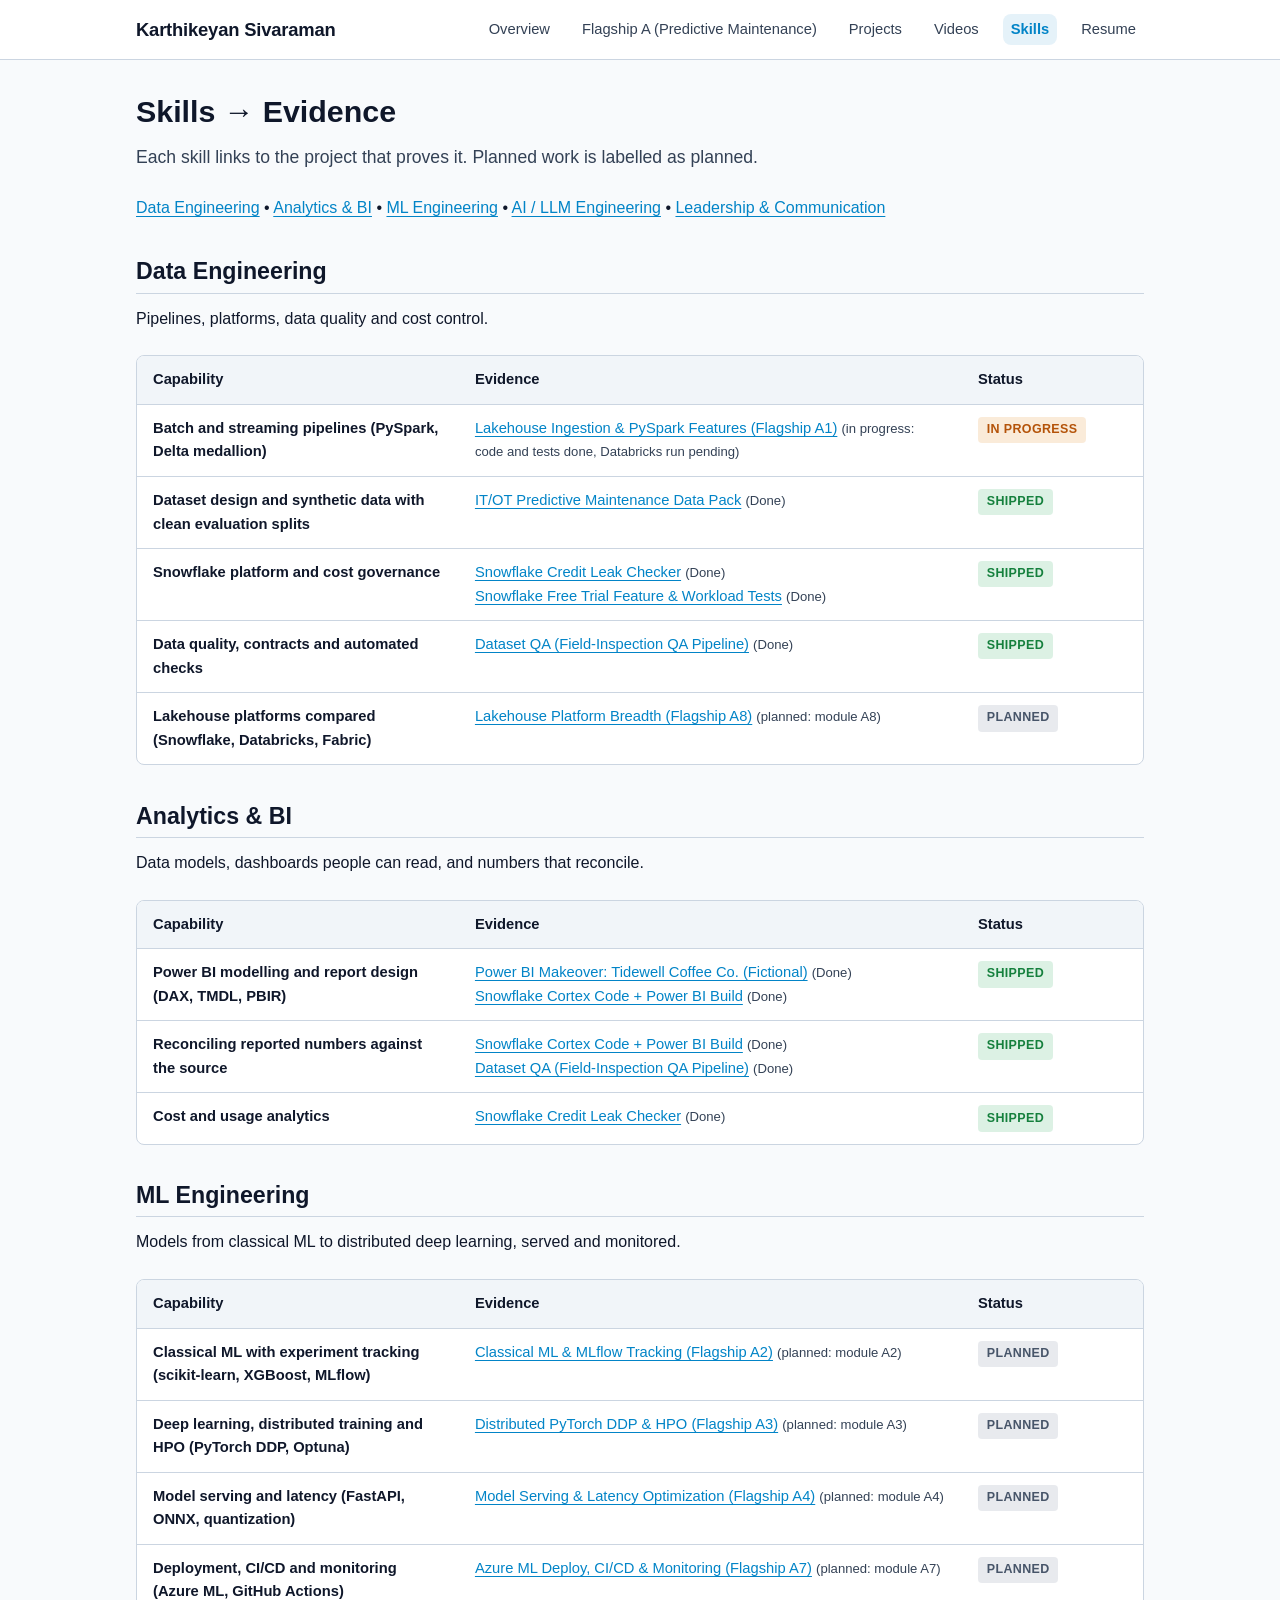
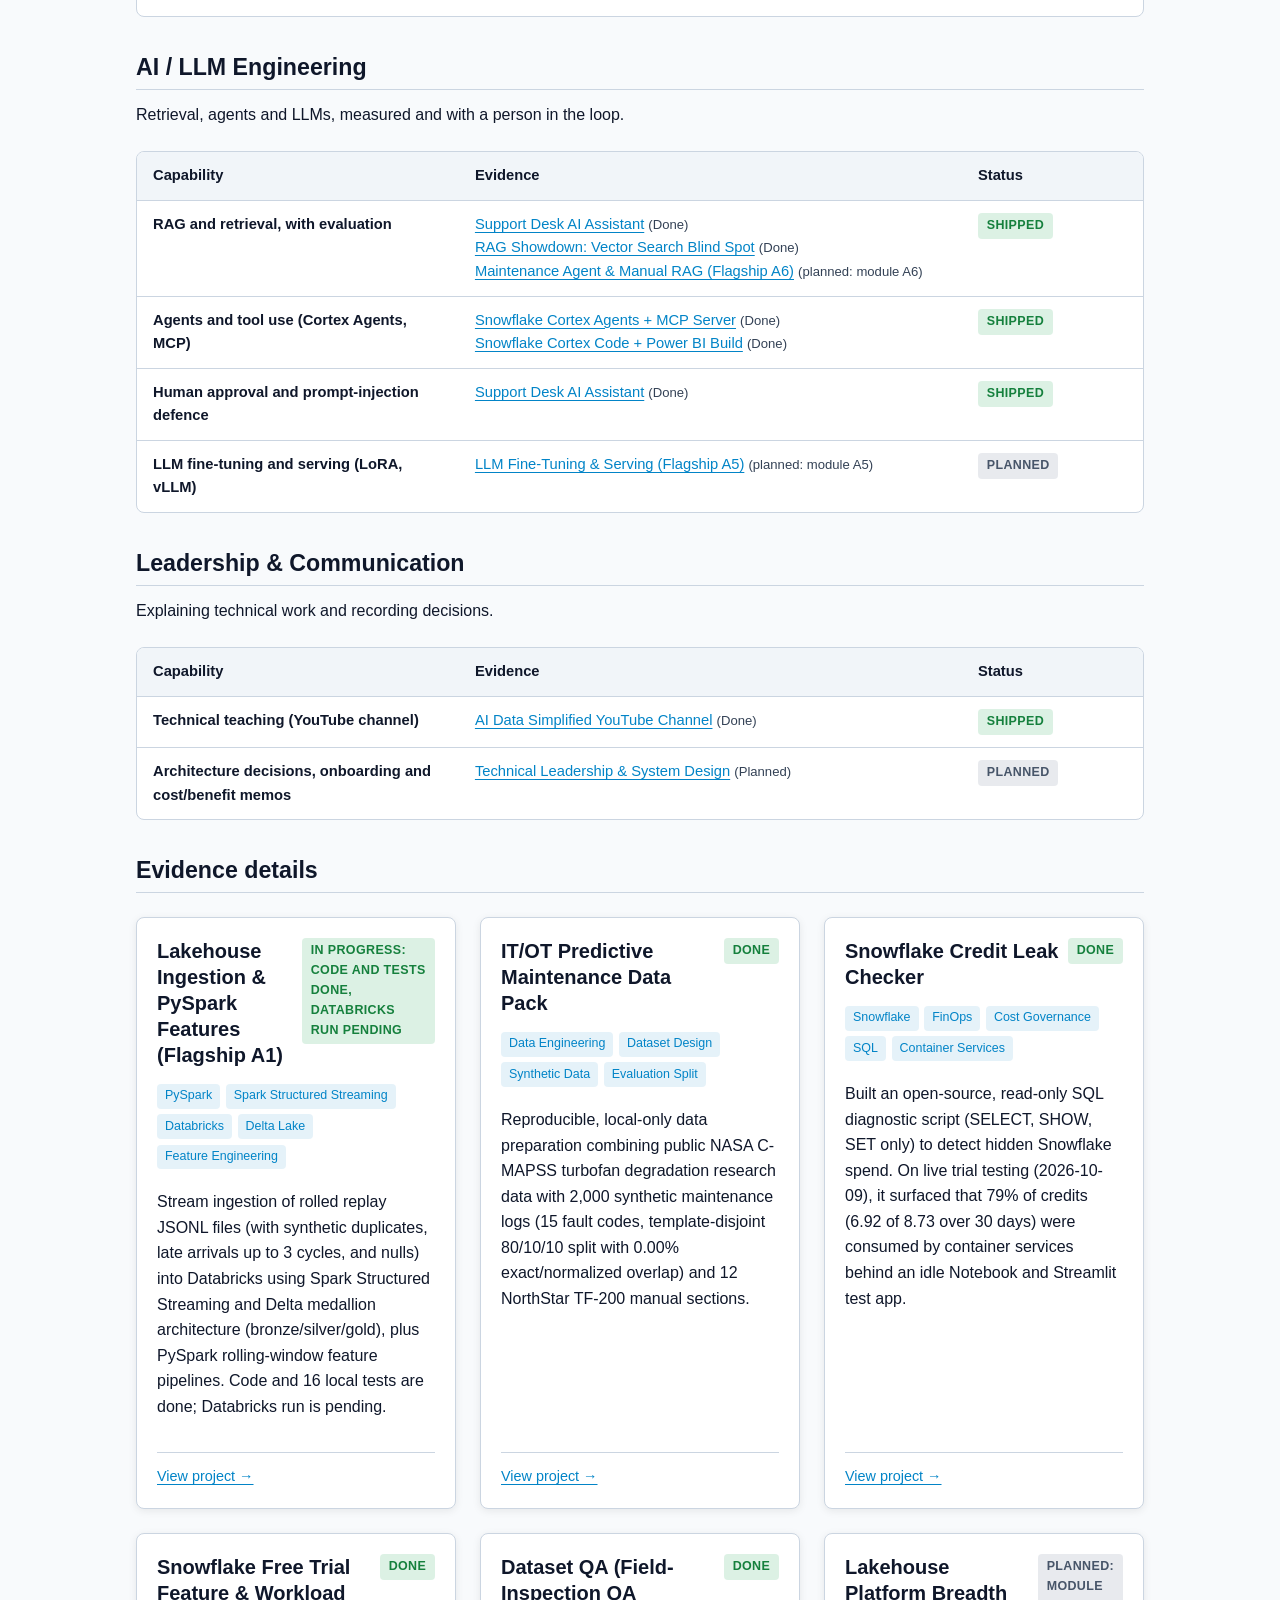
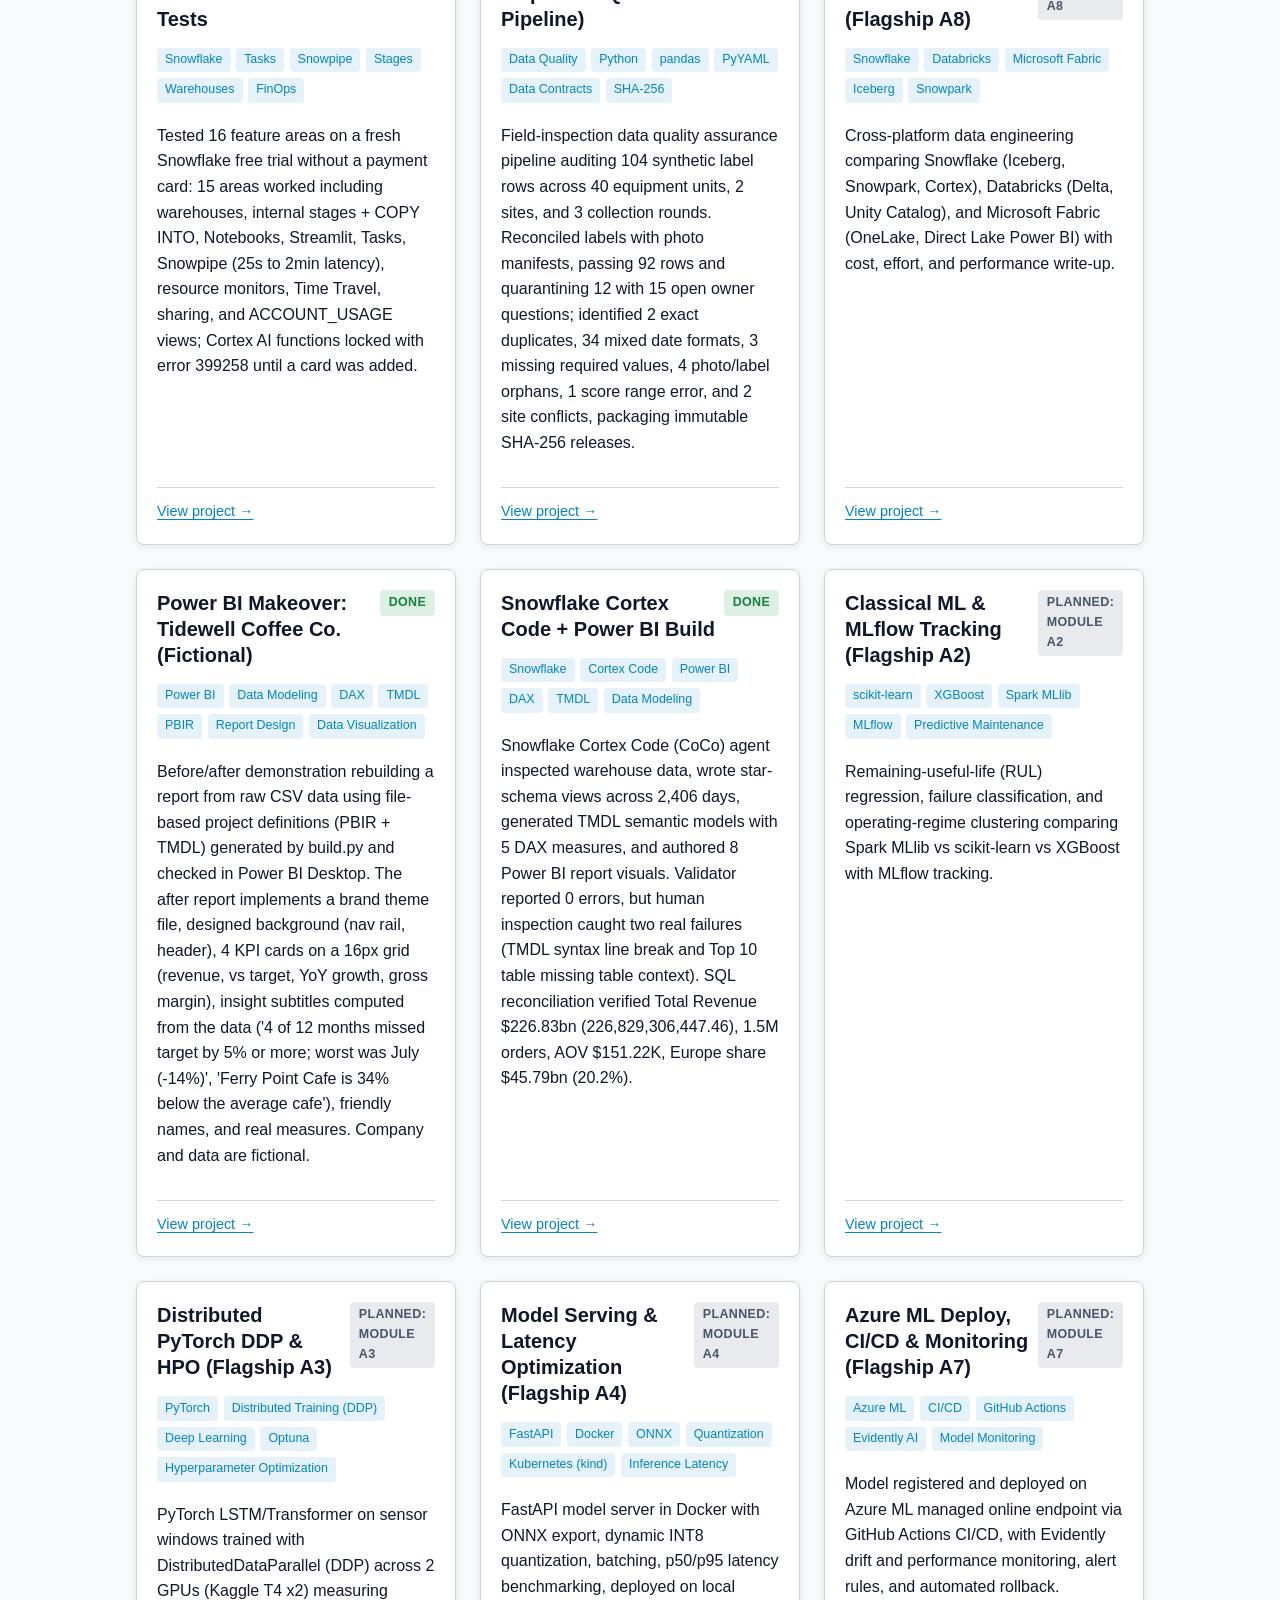
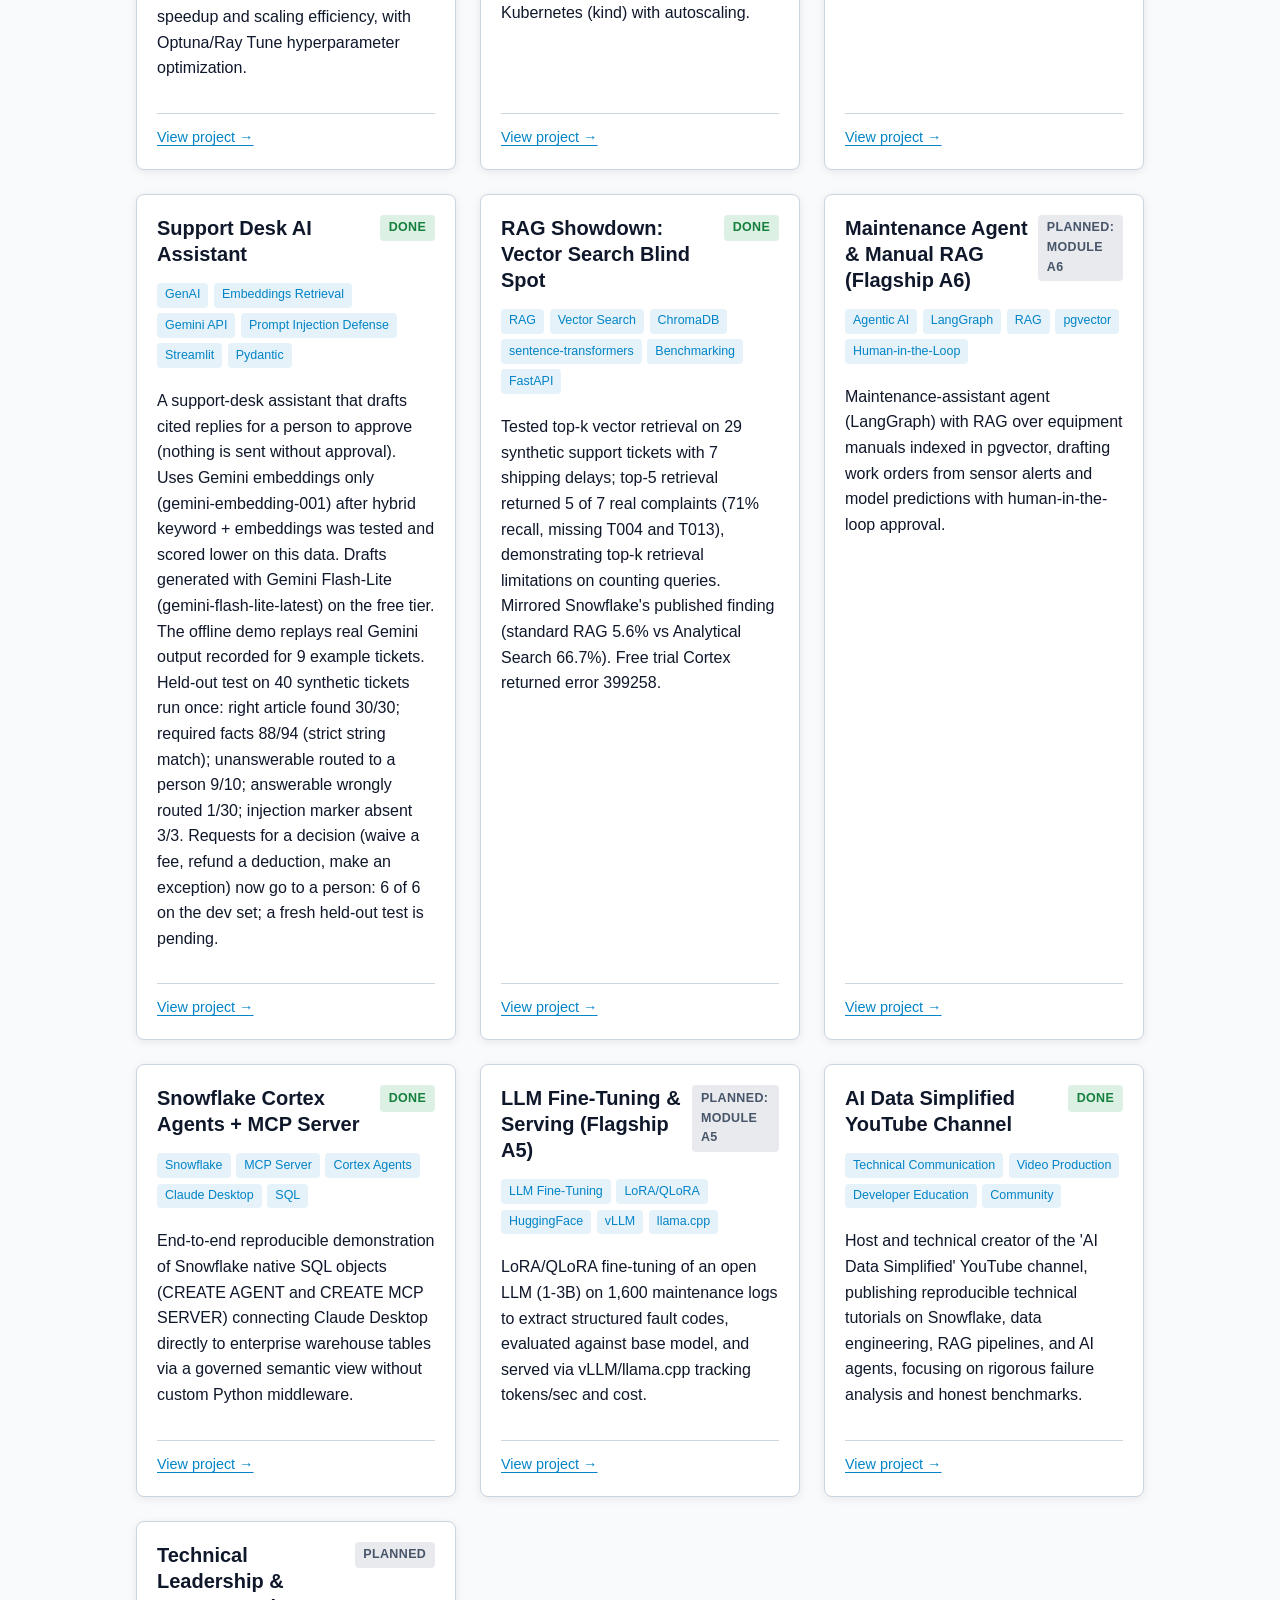
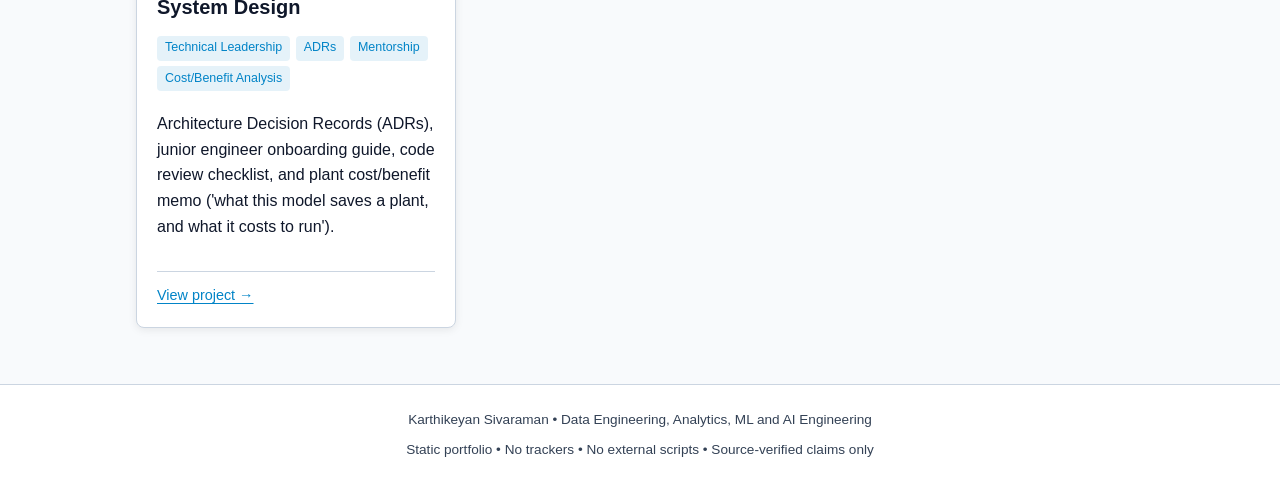
<file: skills.html>
<!DOCTYPE html>
<html lang="en">
<head>
  <meta charset="UTF-8">
  <meta name="viewport" content="width=device-width, initial-scale=1.0">
  <title>Skills &rarr; Evidence &mdash; Karthikeyan Sivaraman</title>
  <meta name="description" content="Data engineering, analytics, ML and AI engineering skills, each mapped to shipped or planned project evidence.">
  <link rel="stylesheet" href="style.css">
</head>
<body>
  <header class="site-header">
    <div class="header-inner">
      <a href="index.html" class="brand">Karthikeyan Sivaraman</a>
      <nav class="site-nav" aria-label="Main Navigation">
        <a href="index.html">Overview</a>
        <a href="flagship-a.html">Flagship A (Predictive Maintenance)</a>
        <a href="projects.html">Projects</a>
        <a href="videos.html">Videos</a>
        <a href="skills.html" class="active">Skills</a>
        <a href="resume.html">Resume</a>
      </nav>
    </div>
  </header>

  <main class="container">
    <section>
      <h1>Skills &rarr; Evidence</h1>
      <p class="lead">Each skill links to the project that proves it. Planned work is labelled as planned.</p>
      <p><a href="#data-engineering">Data Engineering</a> &bull; <a href="#analytics-bi">Analytics &amp; BI</a> &bull; <a href="#ml-engineering">ML Engineering</a> &bull; <a href="#ai-llm-engineering">AI / LLM Engineering</a> &bull; <a href="#leadership">Leadership &amp; Communication</a></p>
    </section>

    <section id="data-engineering">
      <h2>Data Engineering</h2>
      <p>Pipelines, platforms, data quality and cost control.</p>
      <div class="table-responsive">
        <table>
          <thead>
            <tr>
              <th style="width: 32%;">Capability</th>
              <th style="width: 50%;">Evidence</th>
              <th style="width: 18%;">Status</th>
            </tr>
          </thead>
          <tbody>
            <tr>
              <td><strong>Batch and streaming pipelines (PySpark, Delta medallion)</strong></td>
              <td><a href="flagship-a.html">Lakehouse Ingestion &amp; PySpark Features (Flagship A1)</a> <span style="font-size: 0.82rem; color: var(--text-muted);">(in progress: code and tests done, Databricks run pending)</span></td>
              <td><span class="badge badge-progress">In progress</span></td>
            </tr>
            <tr>
              <td><strong>Dataset design and synthetic data with clean evaluation splits</strong></td>
              <td><a href="flagship-a.html">IT/OT Predictive Maintenance Data Pack</a> <span style="font-size: 0.82rem; color: var(--text-muted);">(Done)</span></td>
              <td><span class="badge badge-done">Shipped</span></td>
            </tr>
            <tr>
              <td><strong>Snowflake platform and cost governance</strong></td>
              <td><a href="projects.html#credit-leak-checker">Snowflake Credit Leak Checker</a> <span style="font-size: 0.82rem; color: var(--text-muted);">(Done)</span><br><a href="videos.html#video-trial-survival">Snowflake Free Trial Feature &amp; Workload Tests</a> <span style="font-size: 0.82rem; color: var(--text-muted);">(Done)</span></td>
              <td><span class="badge badge-done">Shipped</span></td>
            </tr>
            <tr>
              <td><strong>Data quality, contracts and automated checks</strong></td>
              <td><a href="projects.html#dataset-qa">Dataset QA (Field-Inspection QA Pipeline)</a> <span style="font-size: 0.82rem; color: var(--text-muted);">(Done)</span></td>
              <td><span class="badge badge-done">Shipped</span></td>
            </tr>
            <tr>
              <td><strong>Lakehouse platforms compared (Snowflake, Databricks, Fabric)</strong></td>
              <td><a href="flagship-a.html">Lakehouse Platform Breadth (Flagship A8)</a> <span style="font-size: 0.82rem; color: var(--text-muted);">(planned: module A8)</span></td>
              <td><span class="badge badge-planned">Planned</span></td>
            </tr>
          </tbody>
        </table>
      </div>
    </section>

    <section id="analytics-bi">
      <h2>Analytics &amp; BI</h2>
      <p>Data models, dashboards people can read, and numbers that reconcile.</p>
      <div class="table-responsive">
        <table>
          <thead>
            <tr>
              <th style="width: 32%;">Capability</th>
              <th style="width: 50%;">Evidence</th>
              <th style="width: 18%;">Status</th>
            </tr>
          </thead>
          <tbody>
            <tr>
              <td><strong>Power BI modelling and report design (DAX, TMDL, PBIR)</strong></td>
              <td><a href="projects.html#pbi-makeover">Power BI Makeover: Tidewell Coffee Co. (Fictional)</a> <span style="font-size: 0.82rem; color: var(--text-muted);">(Done)</span><br><a href="projects.html#cortex-code-power-bi">Snowflake Cortex Code + Power BI Build</a> <span style="font-size: 0.82rem; color: var(--text-muted);">(Done)</span></td>
              <td><span class="badge badge-done">Shipped</span></td>
            </tr>
            <tr>
              <td><strong>Reconciling reported numbers against the source</strong></td>
              <td><a href="projects.html#cortex-code-power-bi">Snowflake Cortex Code + Power BI Build</a> <span style="font-size: 0.82rem; color: var(--text-muted);">(Done)</span><br><a href="projects.html#dataset-qa">Dataset QA (Field-Inspection QA Pipeline)</a> <span style="font-size: 0.82rem; color: var(--text-muted);">(Done)</span></td>
              <td><span class="badge badge-done">Shipped</span></td>
            </tr>
            <tr>
              <td><strong>Cost and usage analytics</strong></td>
              <td><a href="projects.html#credit-leak-checker">Snowflake Credit Leak Checker</a> <span style="font-size: 0.82rem; color: var(--text-muted);">(Done)</span></td>
              <td><span class="badge badge-done">Shipped</span></td>
            </tr>
          </tbody>
        </table>
      </div>
    </section>

    <section id="ml-engineering">
      <h2>ML Engineering</h2>
      <p>Models from classical ML to distributed deep learning, served and monitored.</p>
      <div class="table-responsive">
        <table>
          <thead>
            <tr>
              <th style="width: 32%;">Capability</th>
              <th style="width: 50%;">Evidence</th>
              <th style="width: 18%;">Status</th>
            </tr>
          </thead>
          <tbody>
            <tr>
              <td><strong>Classical ML with experiment tracking (scikit-learn, XGBoost, MLflow)</strong></td>
              <td><a href="flagship-a.html">Classical ML &amp; MLflow Tracking (Flagship A2)</a> <span style="font-size: 0.82rem; color: var(--text-muted);">(planned: module A2)</span></td>
              <td><span class="badge badge-planned">Planned</span></td>
            </tr>
            <tr>
              <td><strong>Deep learning, distributed training and HPO (PyTorch DDP, Optuna)</strong></td>
              <td><a href="flagship-a.html">Distributed PyTorch DDP &amp; HPO (Flagship A3)</a> <span style="font-size: 0.82rem; color: var(--text-muted);">(planned: module A3)</span></td>
              <td><span class="badge badge-planned">Planned</span></td>
            </tr>
            <tr>
              <td><strong>Model serving and latency (FastAPI, ONNX, quantization)</strong></td>
              <td><a href="flagship-a.html">Model Serving &amp; Latency Optimization (Flagship A4)</a> <span style="font-size: 0.82rem; color: var(--text-muted);">(planned: module A4)</span></td>
              <td><span class="badge badge-planned">Planned</span></td>
            </tr>
            <tr>
              <td><strong>Deployment, CI/CD and monitoring (Azure ML, GitHub Actions)</strong></td>
              <td><a href="flagship-a.html">Azure ML Deploy, CI/CD &amp; Monitoring (Flagship A7)</a> <span style="font-size: 0.82rem; color: var(--text-muted);">(planned: module A7)</span></td>
              <td><span class="badge badge-planned">Planned</span></td>
            </tr>
          </tbody>
        </table>
      </div>
    </section>

    <section id="ai-llm-engineering">
      <h2>AI / LLM Engineering</h2>
      <p>Retrieval, agents and LLMs, measured and with a person in the loop.</p>
      <div class="table-responsive">
        <table>
          <thead>
            <tr>
              <th style="width: 32%;">Capability</th>
              <th style="width: 50%;">Evidence</th>
              <th style="width: 18%;">Status</th>
            </tr>
          </thead>
          <tbody>
            <tr>
              <td><strong>RAG and retrieval, with evaluation</strong></td>
              <td><a href="projects.html#support-desk-ai">Support Desk AI Assistant</a> <span style="font-size: 0.82rem; color: var(--text-muted);">(Done)</span><br><a href="projects.html#rag-showdown">RAG Showdown: Vector Search Blind Spot</a> <span style="font-size: 0.82rem; color: var(--text-muted);">(Done)</span><br><a href="flagship-a.html">Maintenance Agent &amp; Manual RAG (Flagship A6)</a> <span style="font-size: 0.82rem; color: var(--text-muted);">(planned: module A6)</span></td>
              <td><span class="badge badge-done">Shipped</span></td>
            </tr>
            <tr>
              <td><strong>Agents and tool use (Cortex Agents, MCP)</strong></td>
              <td><a href="videos.html#video-cortex-mcp">Snowflake Cortex Agents + MCP Server</a> <span style="font-size: 0.82rem; color: var(--text-muted);">(Done)</span><br><a href="projects.html#cortex-code-power-bi">Snowflake Cortex Code + Power BI Build</a> <span style="font-size: 0.82rem; color: var(--text-muted);">(Done)</span></td>
              <td><span class="badge badge-done">Shipped</span></td>
            </tr>
            <tr>
              <td><strong>Human approval and prompt-injection defence</strong></td>
              <td><a href="projects.html#support-desk-ai">Support Desk AI Assistant</a> <span style="font-size: 0.82rem; color: var(--text-muted);">(Done)</span></td>
              <td><span class="badge badge-done">Shipped</span></td>
            </tr>
            <tr>
              <td><strong>LLM fine-tuning and serving (LoRA, vLLM)</strong></td>
              <td><a href="flagship-a.html">LLM Fine-Tuning &amp; Serving (Flagship A5)</a> <span style="font-size: 0.82rem; color: var(--text-muted);">(planned: module A5)</span></td>
              <td><span class="badge badge-planned">Planned</span></td>
            </tr>
          </tbody>
        </table>
      </div>
    </section>

    <section id="leadership">
      <h2>Leadership &amp; Communication</h2>
      <p>Explaining technical work and recording decisions.</p>
      <div class="table-responsive">
        <table>
          <thead>
            <tr>
              <th style="width: 32%;">Capability</th>
              <th style="width: 50%;">Evidence</th>
              <th style="width: 18%;">Status</th>
            </tr>
          </thead>
          <tbody>
            <tr>
              <td><strong>Technical teaching (YouTube channel)</strong></td>
              <td><a href="videos.html">AI Data Simplified YouTube Channel</a> <span style="font-size: 0.82rem; color: var(--text-muted);">(Done)</span></td>
              <td><span class="badge badge-done">Shipped</span></td>
            </tr>
            <tr>
              <td><strong>Architecture decisions, onboarding and cost/benefit memos</strong></td>
              <td><a href="flagship-a.html">Technical Leadership &amp; System Design</a> <span style="font-size: 0.82rem; color: var(--text-muted);">(Planned)</span></td>
              <td><span class="badge badge-planned">Planned</span></td>
            </tr>
          </tbody>
        </table>
      </div>
    </section>

    <section>
      <h2>Evidence details</h2>
      <div class="grid">
        <div class="card" id="ev-flagship-a1">
          <div style="display: flex; justify-content: space-between; align-items: flex-start; gap: 0.5rem; margin-bottom: 0.5rem;">
            <h3 class="card-title" style="margin: 0;">Lakehouse Ingestion &amp; PySpark Features (Flagship A1)</h3>
            <span class="badge badge-done">in progress: code and tests done, Databricks run pending</span>
          </div>
          <div class="tag-list"><span class="tag">PySpark</span><span class="tag">Spark Structured Streaming</span><span class="tag">Databricks</span><span class="tag">Delta Lake</span><span class="tag">Feature Engineering</span></div>
          <p class="card-body" style="margin-top: 0.75rem;">Stream ingestion of rolled replay JSONL files (with synthetic duplicates, late arrivals up to 3 cycles, and nulls) into Databricks using Spark Structured Streaming and Delta medallion architecture (bronze/silver/gold), plus PySpark rolling-window feature pipelines. Code and 16 local tests are done; Databricks run is pending.</p>
          <div class="card-footer">
            <a href="flagship-a.html">View project &rarr;</a>
          </div>
        </div>
        <div class="card" id="ev-flagship-data-pack">
          <div style="display: flex; justify-content: space-between; align-items: flex-start; gap: 0.5rem; margin-bottom: 0.5rem;">
            <h3 class="card-title" style="margin: 0;">IT/OT Predictive Maintenance Data Pack</h3>
            <span class="badge badge-done">Done</span>
          </div>
          <div class="tag-list"><span class="tag">Data Engineering</span><span class="tag">Dataset Design</span><span class="tag">Synthetic Data</span><span class="tag">Evaluation Split</span></div>
          <p class="card-body" style="margin-top: 0.75rem;">Reproducible, local-only data preparation combining public NASA C-MAPSS turbofan degradation research data with 2,000 synthetic maintenance logs (15 fault codes, template-disjoint 80/10/10 split with 0.00% exact/normalized overlap) and 12 NorthStar TF-200 manual sections.</p>
          <div class="card-footer">
            <a href="flagship-a.html">View project &rarr;</a>
          </div>
        </div>
        <div class="card" id="ev-credit-leak-checker">
          <div style="display: flex; justify-content: space-between; align-items: flex-start; gap: 0.5rem; margin-bottom: 0.5rem;">
            <h3 class="card-title" style="margin: 0;">Snowflake Credit Leak Checker</h3>
            <span class="badge badge-done">Done</span>
          </div>
          <div class="tag-list"><span class="tag">Snowflake</span><span class="tag">FinOps</span><span class="tag">Cost Governance</span><span class="tag">SQL</span><span class="tag">Container Services</span></div>
          <p class="card-body" style="margin-top: 0.75rem;">Built an open-source, read-only SQL diagnostic script (SELECT, SHOW, SET only) to detect hidden Snowflake spend. On live trial testing (2026-10-09), it surfaced that 79% of credits (6.92 of 8.73 over 30 days) were consumed by container services behind an idle Notebook and Streamlit test app.</p>
          <div class="card-footer">
            <a href="projects.html#credit-leak-checker">View project &rarr;</a>
          </div>
        </div>
        <div class="card" id="ev-snowflake-trial-survival">
          <div style="display: flex; justify-content: space-between; align-items: flex-start; gap: 0.5rem; margin-bottom: 0.5rem;">
            <h3 class="card-title" style="margin: 0;">Snowflake Free Trial Feature &amp; Workload Tests</h3>
            <span class="badge badge-done">Done</span>
          </div>
          <div class="tag-list"><span class="tag">Snowflake</span><span class="tag">Tasks</span><span class="tag">Snowpipe</span><span class="tag">Stages</span><span class="tag">Warehouses</span><span class="tag">FinOps</span></div>
          <p class="card-body" style="margin-top: 0.75rem;">Tested 16 feature areas on a fresh Snowflake free trial without a payment card: 15 areas worked including warehouses, internal stages + COPY INTO, Notebooks, Streamlit, Tasks, Snowpipe (25s to 2min latency), resource monitors, Time Travel, sharing, and ACCOUNT_USAGE views; Cortex AI functions locked with error 399258 until a card was added.</p>
          <div class="card-footer">
            <a href="videos.html#video-trial-survival">View project &rarr;</a>
          </div>
        </div>
        <div class="card" id="ev-dataset-qa">
          <div style="display: flex; justify-content: space-between; align-items: flex-start; gap: 0.5rem; margin-bottom: 0.5rem;">
            <h3 class="card-title" style="margin: 0;">Dataset QA (Field-Inspection QA Pipeline)</h3>
            <span class="badge badge-done">Done</span>
          </div>
          <div class="tag-list"><span class="tag">Data Quality</span><span class="tag">Python</span><span class="tag">pandas</span><span class="tag">PyYAML</span><span class="tag">Data Contracts</span><span class="tag">SHA-256</span></div>
          <p class="card-body" style="margin-top: 0.75rem;">Field-inspection data quality assurance pipeline auditing 104 synthetic label rows across 40 equipment units, 2 sites, and 3 collection rounds. Reconciled labels with photo manifests, passing 92 rows and quarantining 12 with 15 open owner questions; identified 2 exact duplicates, 34 mixed date formats, 3 missing required values, 4 photo/label orphans, 1 score range error, and 2 site conflicts, packaging immutable SHA-256 releases.</p>
          <div class="card-footer">
            <a href="projects.html#dataset-qa">View project &rarr;</a>
          </div>
        </div>
        <div class="card" id="ev-flagship-a8">
          <div style="display: flex; justify-content: space-between; align-items: flex-start; gap: 0.5rem; margin-bottom: 0.5rem;">
            <h3 class="card-title" style="margin: 0;">Lakehouse Platform Breadth (Flagship A8)</h3>
            <span class="badge badge-planned">planned: module A8</span>
          </div>
          <div class="tag-list"><span class="tag">Snowflake</span><span class="tag">Databricks</span><span class="tag">Microsoft Fabric</span><span class="tag">Iceberg</span><span class="tag">Snowpark</span></div>
          <p class="card-body" style="margin-top: 0.75rem;">Cross-platform data engineering comparing Snowflake (Iceberg, Snowpark, Cortex), Databricks (Delta, Unity Catalog), and Microsoft Fabric (OneLake, Direct Lake Power BI) with cost, effort, and performance write-up.</p>
          <div class="card-footer">
            <a href="flagship-a.html">View project &rarr;</a>
          </div>
        </div>
        <div class="card" id="ev-pbi-makeover">
          <div style="display: flex; justify-content: space-between; align-items: flex-start; gap: 0.5rem; margin-bottom: 0.5rem;">
            <h3 class="card-title" style="margin: 0;">Power BI Makeover: Tidewell Coffee Co. (Fictional)</h3>
            <span class="badge badge-done">Done</span>
          </div>
          <div class="tag-list"><span class="tag">Power BI</span><span class="tag">Data Modeling</span><span class="tag">DAX</span><span class="tag">TMDL</span><span class="tag">PBIR</span><span class="tag">Report Design</span><span class="tag">Data Visualization</span></div>
          <p class="card-body" style="margin-top: 0.75rem;">Before/after demonstration rebuilding a report from raw CSV data using file-based project definitions (PBIR + TMDL) generated by build.py and checked in Power BI Desktop. The after report implements a brand theme file, designed background (nav rail, header), 4 KPI cards on a 16px grid (revenue, vs target, YoY growth, gross margin), insight subtitles computed from the data (&#x27;4 of 12 months missed target by 5% or more; worst was July (-14%)&#x27;, &#x27;Ferry Point Cafe is 34% below the average cafe&#x27;), friendly names, and real measures. Company and data are fictional.</p>
          <div class="card-footer">
            <a href="projects.html#pbi-makeover">View project &rarr;</a>
          </div>
        </div>
        <div class="card" id="ev-cortex-powerbi">
          <div style="display: flex; justify-content: space-between; align-items: flex-start; gap: 0.5rem; margin-bottom: 0.5rem;">
            <h3 class="card-title" style="margin: 0;">Snowflake Cortex Code + Power BI Build</h3>
            <span class="badge badge-done">Done</span>
          </div>
          <div class="tag-list"><span class="tag">Snowflake</span><span class="tag">Cortex Code</span><span class="tag">Power BI</span><span class="tag">DAX</span><span class="tag">TMDL</span><span class="tag">Data Modeling</span></div>
          <p class="card-body" style="margin-top: 0.75rem;">Snowflake Cortex Code (CoCo) agent inspected warehouse data, wrote star-schema views across 2,406 days, generated TMDL semantic models with 5 DAX measures, and authored 8 Power BI report visuals. Validator reported 0 errors, but human inspection caught two real failures (TMDL syntax line break and Top 10 table missing table context). SQL reconciliation verified Total Revenue $226.83bn (226,829,306,447.46), 1.5M orders, AOV $151.22K, Europe share $45.79bn (20.2%).</p>
          <div class="card-footer">
            <a href="projects.html#cortex-code-power-bi">View project &rarr;</a>
          </div>
        </div>
        <div class="card" id="ev-flagship-a2">
          <div style="display: flex; justify-content: space-between; align-items: flex-start; gap: 0.5rem; margin-bottom: 0.5rem;">
            <h3 class="card-title" style="margin: 0;">Classical ML &amp; MLflow Tracking (Flagship A2)</h3>
            <span class="badge badge-planned">planned: module A2</span>
          </div>
          <div class="tag-list"><span class="tag">scikit-learn</span><span class="tag">XGBoost</span><span class="tag">Spark MLlib</span><span class="tag">MLflow</span><span class="tag">Predictive Maintenance</span></div>
          <p class="card-body" style="margin-top: 0.75rem;">Remaining-useful-life (RUL) regression, failure classification, and operating-regime clustering comparing Spark MLlib vs scikit-learn vs XGBoost with MLflow tracking.</p>
          <div class="card-footer">
            <a href="flagship-a.html">View project &rarr;</a>
          </div>
        </div>
        <div class="card" id="ev-flagship-a3">
          <div style="display: flex; justify-content: space-between; align-items: flex-start; gap: 0.5rem; margin-bottom: 0.5rem;">
            <h3 class="card-title" style="margin: 0;">Distributed PyTorch DDP &amp; HPO (Flagship A3)</h3>
            <span class="badge badge-planned">planned: module A3</span>
          </div>
          <div class="tag-list"><span class="tag">PyTorch</span><span class="tag">Distributed Training (DDP)</span><span class="tag">Deep Learning</span><span class="tag">Optuna</span><span class="tag">Hyperparameter Optimization</span></div>
          <p class="card-body" style="margin-top: 0.75rem;">PyTorch LSTM/Transformer on sensor windows trained with DistributedDataParallel (DDP) across 2 GPUs (Kaggle T4 x2) measuring speedup and scaling efficiency, with Optuna/Ray Tune hyperparameter optimization.</p>
          <div class="card-footer">
            <a href="flagship-a.html">View project &rarr;</a>
          </div>
        </div>
        <div class="card" id="ev-flagship-a4">
          <div style="display: flex; justify-content: space-between; align-items: flex-start; gap: 0.5rem; margin-bottom: 0.5rem;">
            <h3 class="card-title" style="margin: 0;">Model Serving &amp; Latency Optimization (Flagship A4)</h3>
            <span class="badge badge-planned">planned: module A4</span>
          </div>
          <div class="tag-list"><span class="tag">FastAPI</span><span class="tag">Docker</span><span class="tag">ONNX</span><span class="tag">Quantization</span><span class="tag">Kubernetes (kind)</span><span class="tag">Inference Latency</span></div>
          <p class="card-body" style="margin-top: 0.75rem;">FastAPI model server in Docker with ONNX export, dynamic INT8 quantization, batching, p50/p95 latency benchmarking, deployed on local Kubernetes (kind) with autoscaling.</p>
          <div class="card-footer">
            <a href="flagship-a.html">View project &rarr;</a>
          </div>
        </div>
        <div class="card" id="ev-flagship-a7">
          <div style="display: flex; justify-content: space-between; align-items: flex-start; gap: 0.5rem; margin-bottom: 0.5rem;">
            <h3 class="card-title" style="margin: 0;">Azure ML Deploy, CI/CD &amp; Monitoring (Flagship A7)</h3>
            <span class="badge badge-planned">planned: module A7</span>
          </div>
          <div class="tag-list"><span class="tag">Azure ML</span><span class="tag">CI/CD</span><span class="tag">GitHub Actions</span><span class="tag">Evidently AI</span><span class="tag">Model Monitoring</span></div>
          <p class="card-body" style="margin-top: 0.75rem;">Model registered and deployed on Azure ML managed online endpoint via GitHub Actions CI/CD, with Evidently drift and performance monitoring, alert rules, and automated rollback.</p>
          <div class="card-footer">
            <a href="flagship-a.html">View project &rarr;</a>
          </div>
        </div>
        <div class="card" id="ev-support-desk-ai">
          <div style="display: flex; justify-content: space-between; align-items: flex-start; gap: 0.5rem; margin-bottom: 0.5rem;">
            <h3 class="card-title" style="margin: 0;">Support Desk AI Assistant</h3>
            <span class="badge badge-done">Done</span>
          </div>
          <div class="tag-list"><span class="tag">GenAI</span><span class="tag">Embeddings Retrieval</span><span class="tag">Gemini API</span><span class="tag">Prompt Injection Defense</span><span class="tag">Streamlit</span><span class="tag">Pydantic</span></div>
          <p class="card-body" style="margin-top: 0.75rem;">A support-desk assistant that drafts cited replies for a person to approve (nothing is sent without approval). Uses Gemini embeddings only (gemini-embedding-001) after hybrid keyword + embeddings was tested and scored lower on this data. Drafts generated with Gemini Flash-Lite (gemini-flash-lite-latest) on the free tier. The offline demo replays real Gemini output recorded for 9 example tickets. Held-out test on 40 synthetic tickets run once: right article found 30/30; required facts 88/94 (strict string match); unanswerable routed to a person 9/10; answerable wrongly routed 1/30; injection marker absent 3/3. Requests for a decision (waive a fee, refund a deduction, make an exception) now go to a person: 6 of 6 on the dev set; a fresh held-out test is pending.</p>
          <div class="card-footer">
            <a href="projects.html#support-desk-ai">View project &rarr;</a>
          </div>
        </div>
        <div class="card" id="ev-rag-showdown">
          <div style="display: flex; justify-content: space-between; align-items: flex-start; gap: 0.5rem; margin-bottom: 0.5rem;">
            <h3 class="card-title" style="margin: 0;">RAG Showdown: Vector Search Blind Spot</h3>
            <span class="badge badge-done">Done</span>
          </div>
          <div class="tag-list"><span class="tag">RAG</span><span class="tag">Vector Search</span><span class="tag">ChromaDB</span><span class="tag">sentence-transformers</span><span class="tag">Benchmarking</span><span class="tag">FastAPI</span></div>
          <p class="card-body" style="margin-top: 0.75rem;">Tested top-k vector retrieval on 29 synthetic support tickets with 7 shipping delays; top-5 retrieval returned 5 of 7 real complaints (71% recall, missing T004 and T013), demonstrating top-k retrieval limitations on counting queries. Mirrored Snowflake&#x27;s published finding (standard RAG 5.6% vs Analytical Search 66.7%). Free trial Cortex returned error 399258.</p>
          <div class="card-footer">
            <a href="projects.html#rag-showdown">View project &rarr;</a>
          </div>
        </div>
        <div class="card" id="ev-flagship-a6">
          <div style="display: flex; justify-content: space-between; align-items: flex-start; gap: 0.5rem; margin-bottom: 0.5rem;">
            <h3 class="card-title" style="margin: 0;">Maintenance Agent &amp; Manual RAG (Flagship A6)</h3>
            <span class="badge badge-planned">planned: module A6</span>
          </div>
          <div class="tag-list"><span class="tag">Agentic AI</span><span class="tag">LangGraph</span><span class="tag">RAG</span><span class="tag">pgvector</span><span class="tag">Human-in-the-Loop</span></div>
          <p class="card-body" style="margin-top: 0.75rem;">Maintenance-assistant agent (LangGraph) with RAG over equipment manuals indexed in pgvector, drafting work orders from sensor alerts and model predictions with human-in-the-loop approval.</p>
          <div class="card-footer">
            <a href="flagship-a.html">View project &rarr;</a>
          </div>
        </div>
        <div class="card" id="ev-cortex-mcp">
          <div style="display: flex; justify-content: space-between; align-items: flex-start; gap: 0.5rem; margin-bottom: 0.5rem;">
            <h3 class="card-title" style="margin: 0;">Snowflake Cortex Agents + MCP Server</h3>
            <span class="badge badge-done">Done</span>
          </div>
          <div class="tag-list"><span class="tag">Snowflake</span><span class="tag">MCP Server</span><span class="tag">Cortex Agents</span><span class="tag">Claude Desktop</span><span class="tag">SQL</span></div>
          <p class="card-body" style="margin-top: 0.75rem;">End-to-end reproducible demonstration of Snowflake native SQL objects (CREATE AGENT and CREATE MCP SERVER) connecting Claude Desktop directly to enterprise warehouse tables via a governed semantic view without custom Python middleware.</p>
          <div class="card-footer">
            <a href="videos.html#video-cortex-mcp">View project &rarr;</a>
          </div>
        </div>
        <div class="card" id="ev-flagship-a5">
          <div style="display: flex; justify-content: space-between; align-items: flex-start; gap: 0.5rem; margin-bottom: 0.5rem;">
            <h3 class="card-title" style="margin: 0;">LLM Fine-Tuning &amp; Serving (Flagship A5)</h3>
            <span class="badge badge-planned">planned: module A5</span>
          </div>
          <div class="tag-list"><span class="tag">LLM Fine-Tuning</span><span class="tag">LoRA/QLoRA</span><span class="tag">HuggingFace</span><span class="tag">vLLM</span><span class="tag">llama.cpp</span></div>
          <p class="card-body" style="margin-top: 0.75rem;">LoRA/QLoRA fine-tuning of an open LLM (1-3B) on 1,600 maintenance logs to extract structured fault codes, evaluated against base model, and served via vLLM/llama.cpp tracking tokens/sec and cost.</p>
          <div class="card-footer">
            <a href="flagship-a.html">View project &rarr;</a>
          </div>
        </div>
        <div class="card" id="ev-youtube-channel">
          <div style="display: flex; justify-content: space-between; align-items: flex-start; gap: 0.5rem; margin-bottom: 0.5rem;">
            <h3 class="card-title" style="margin: 0;">AI Data Simplified YouTube Channel</h3>
            <span class="badge badge-done">Done</span>
          </div>
          <div class="tag-list"><span class="tag">Technical Communication</span><span class="tag">Video Production</span><span class="tag">Developer Education</span><span class="tag">Community</span></div>
          <p class="card-body" style="margin-top: 0.75rem;">Host and technical creator of the &#x27;AI Data Simplified&#x27; YouTube channel, publishing reproducible technical tutorials on Snowflake, data engineering, RAG pipelines, and AI agents, focusing on rigorous failure analysis and honest benchmarks.</p>
          <div class="card-footer">
            <a href="videos.html">View project &rarr;</a>
          </div>
        </div>
        <div class="card" id="ev-flagship-leadership">
          <div style="display: flex; justify-content: space-between; align-items: flex-start; gap: 0.5rem; margin-bottom: 0.5rem;">
            <h3 class="card-title" style="margin: 0;">Technical Leadership &amp; System Design</h3>
            <span class="badge badge-planned">Planned</span>
          </div>
          <div class="tag-list"><span class="tag">Technical Leadership</span><span class="tag">ADRs</span><span class="tag">Mentorship</span><span class="tag">Cost/Benefit Analysis</span></div>
          <p class="card-body" style="margin-top: 0.75rem;">Architecture Decision Records (ADRs), junior engineer onboarding guide, code review checklist, and plant cost/benefit memo (&#x27;what this model saves a plant, and what it costs to run&#x27;).</p>
          <div class="card-footer">
            <a href="flagship-a.html">View project &rarr;</a>
          </div>
        </div>
      </div>
    </section>
  </main>

  <footer class="site-footer">
    <div class="footer-inner">
      <div>Karthikeyan Sivaraman &bull; Data Engineering, Analytics, ML and AI Engineering</div>
      <div>Static portfolio &bull; No trackers &bull; No external scripts &bull; Source-verified claims only</div>
    </div>
  </footer>
</body>
</html>
</file>
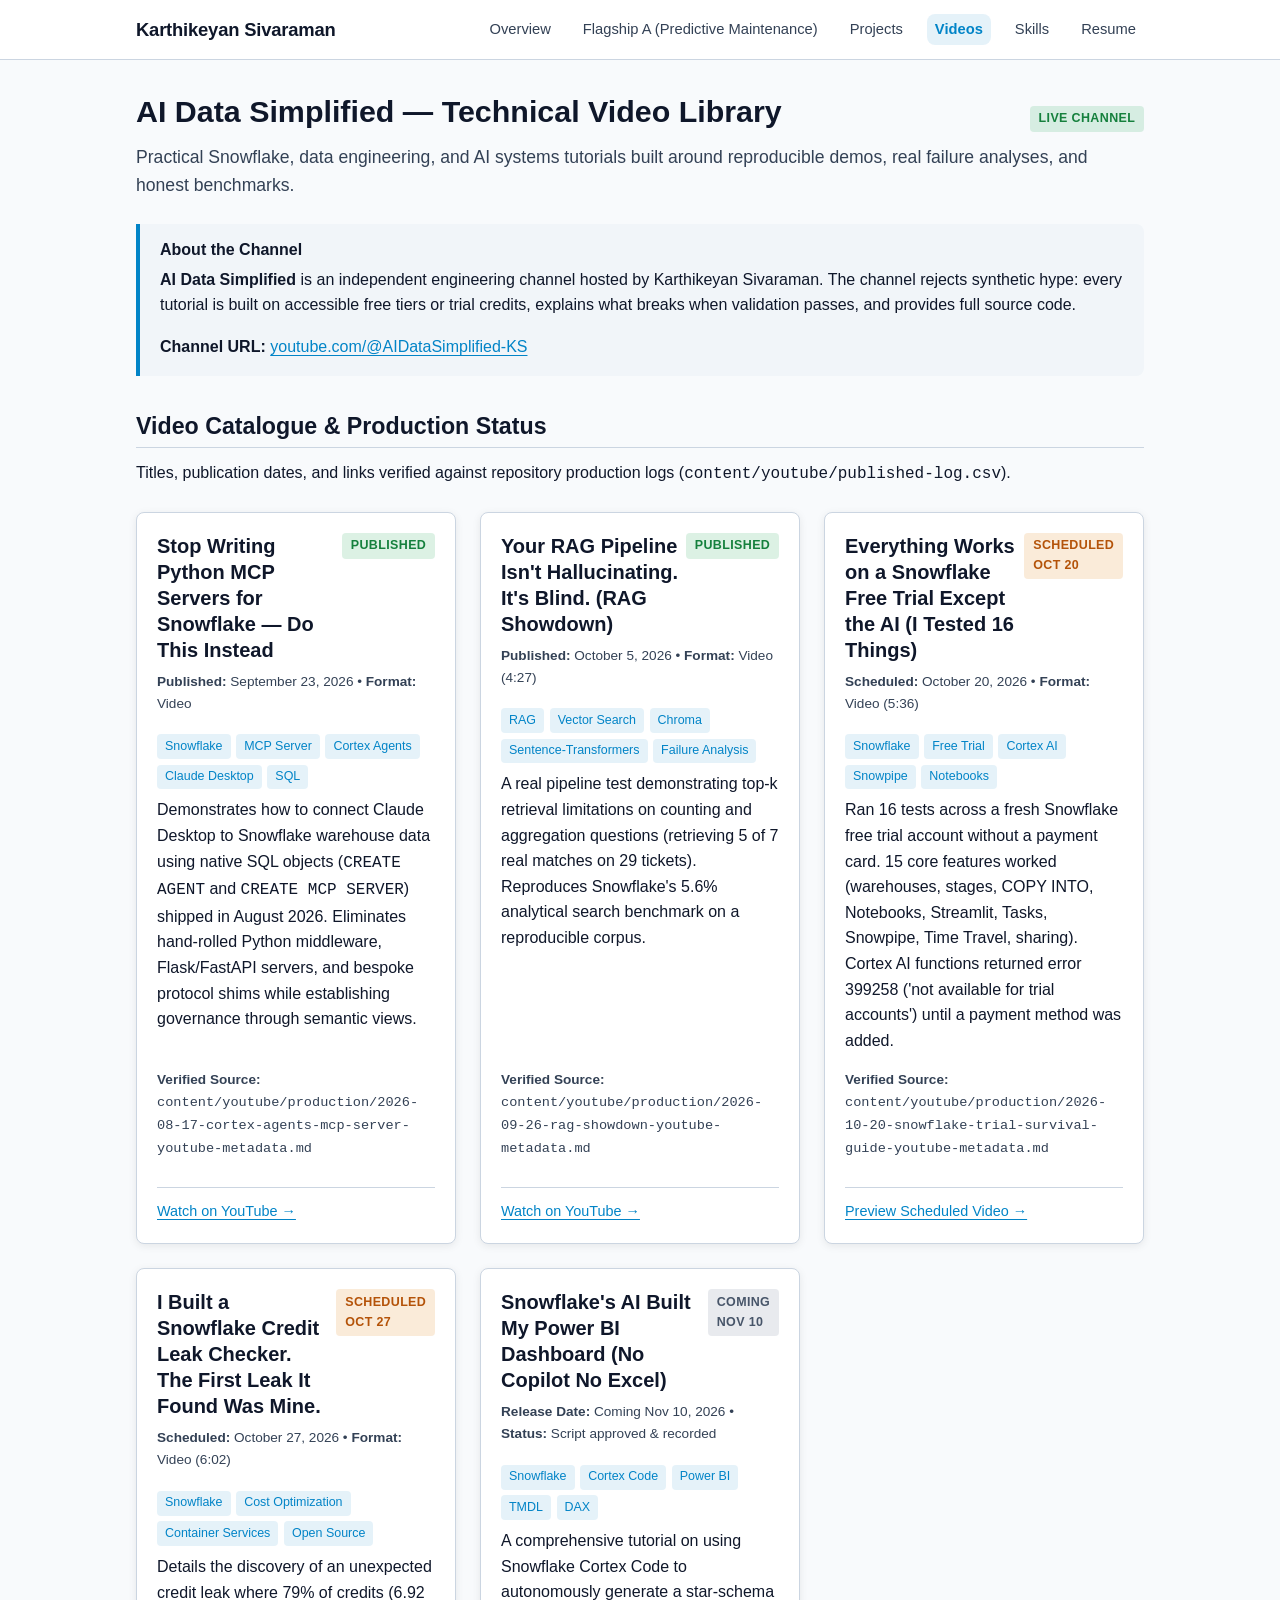
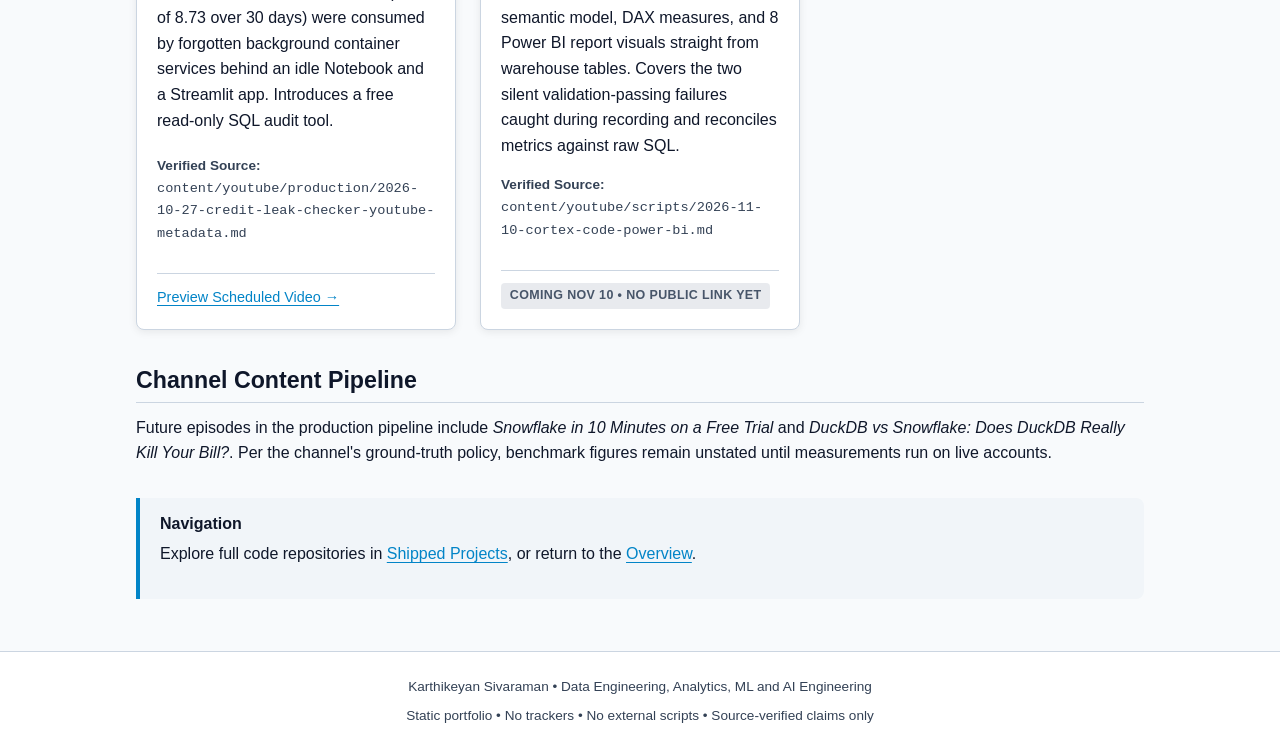
<file: videos.html>
<!DOCTYPE html>
<html lang="en">
<head>
  <meta charset="UTF-8">
  <meta name="viewport" content="width=device-width, initial-scale=1.0">
  <title>Videos &amp; Talks &mdash; AI Data Simplified &mdash; Karthikeyan Sivaraman</title>
  <meta name="description" content="Technical videos and demonstrations from the AI Data Simplified channel covering Snowflake, RAG architectures, and AI engineering.">
  <link rel="stylesheet" href="style.css">
</head>
<body>
  <header class="site-header">
    <div class="header-inner">
      <a href="index.html" class="brand">Karthikeyan Sivaraman</a>
      <nav class="site-nav" aria-label="Main Navigation">
        <a href="index.html">Overview</a>
        <a href="flagship-a.html">Flagship A (Predictive Maintenance)</a>
        <a href="projects.html">Projects</a>
        <a href="videos.html" class="active">Videos</a>
        <a href="skills.html">Skills</a>
        <a href="resume.html">Resume</a>
      </nav>
    </div>
  </header>

  <main class="container">
    <section>
      <div style="display: flex; flex-wrap: wrap; justify-content: space-between; align-items: baseline; gap: 0.5rem;">
        <h1>AI Data Simplified &mdash; Technical Video Library</h1>
        <span class="badge badge-done">Live Channel</span>
      </div>
      <p class="lead">
        Practical Snowflake, data engineering, and AI systems tutorials built around reproducible demos, real failure analyses, and honest benchmarks.
      </p>

      <div class="callout">
        <h4>About the Channel</h4>
        <p>
          <strong>AI Data Simplified</strong> is an independent engineering channel hosted by Karthikeyan Sivaraman. The channel rejects synthetic hype: every tutorial is built on accessible free tiers or trial credits, explains what breaks when validation passes, and provides full source code.
        </p>
        <p style="margin-bottom: 0;">
          <strong>Channel URL:</strong> <a href="https://www.youtube.com/@AIDataSimplified-KS" target="_blank" rel="noopener">youtube.com/@AIDataSimplified-KS</a>
        </p>
      </div>
    </section>

    <section>
      <h2>Video Catalogue &amp; Production Status</h2>
      <p>
        Titles, publication dates, and links verified against repository production logs (<code>content/youtube/published-log.csv</code>).
      </p>

      <div class="grid">
        <!-- Video 1 -->
        <article class="card" id="video-cortex-mcp">
          <div style="display: flex; justify-content: space-between; align-items: flex-start; gap: 0.5rem; margin-bottom: 0.5rem;">
            <h3 class="card-title" style="margin: 0;">Stop Writing Python MCP Servers for Snowflake &mdash; Do This Instead</h3>
            <span class="badge badge-done">Published</span>
          </div>
          <div class="card-meta">
            <strong>Published:</strong> September 23, 2026 &bull; <strong>Format:</strong> Video
          </div>
          <div class="tag-list">
            <span class="tag">Snowflake</span>
            <span class="tag">MCP Server</span>
            <span class="tag">Cortex Agents</span>
            <span class="tag">Claude Desktop</span>
            <span class="tag">SQL</span>
          </div>
          <p class="card-body">
            Demonstrates how to connect Claude Desktop to Snowflake warehouse data using native SQL objects (<code>CREATE AGENT</code> and <code>CREATE MCP SERVER</code>) shipped in August 2026. Eliminates hand-rolled Python middleware, Flask/FastAPI servers, and bespoke protocol shims while establishing governance through semantic views.
          </p>
          <div class="card-meta">
            <strong>Verified Source:</strong> <code>content/youtube/production/2026-08-17-cortex-agents-mcp-server-youtube-metadata.md</code>
          </div>
          <div class="card-footer">
            <a href="https://www.youtube.com/watch?v=6VcpAV6PUV8" target="_blank" rel="noopener">Watch on YouTube &rarr;</a>
          </div>
        </article>

        <!-- Video 2 -->
        <article class="card" id="video-rag-showdown">
          <div style="display: flex; justify-content: space-between; align-items: flex-start; gap: 0.5rem; margin-bottom: 0.5rem;">
            <h3 class="card-title" style="margin: 0;">Your RAG Pipeline Isn't Hallucinating. It's Blind. (RAG Showdown)</h3>
            <span class="badge badge-done">Published</span>
          </div>
          <div class="card-meta">
            <strong>Published:</strong> October 5, 2026 &bull; <strong>Format:</strong> Video (4:27)
          </div>
          <div class="tag-list">
            <span class="tag">RAG</span>
            <span class="tag">Vector Search</span>
            <span class="tag">Chroma</span>
            <span class="tag">Sentence-Transformers</span>
            <span class="tag">Failure Analysis</span>
          </div>
          <p class="card-body">
            A real pipeline test demonstrating top-k retrieval limitations on counting and aggregation questions (retrieving 5 of 7 real matches on 29 tickets). Reproduces Snowflake's 5.6% analytical search benchmark on a reproducible corpus.
          </p>
          <div class="card-meta">
            <strong>Verified Source:</strong> <code>content/youtube/production/2026-09-26-rag-showdown-youtube-metadata.md</code>
          </div>
          <div class="card-footer">
            <a href="https://youtu.be/-TrC-v8EK9w" target="_blank" rel="noopener">Watch on YouTube &rarr;</a>
          </div>
        </article>

        <!-- Video 3 -->
        <article class="card" id="video-trial-survival">
          <div style="display: flex; justify-content: space-between; align-items: flex-start; gap: 0.5rem; margin-bottom: 0.5rem;">
            <h3 class="card-title" style="margin: 0;">Everything Works on a Snowflake Free Trial Except the AI (I Tested 16 Things)</h3>
            <span class="badge badge-progress">Scheduled Oct 20</span>
          </div>
          <div class="card-meta">
            <strong>Scheduled:</strong> October 20, 2026 &bull; <strong>Format:</strong> Video (5:36)
          </div>
          <div class="tag-list">
            <span class="tag">Snowflake</span>
            <span class="tag">Free Trial</span>
            <span class="tag">Cortex AI</span>
            <span class="tag">Snowpipe</span>
            <span class="tag">Notebooks</span>
          </div>
          <p class="card-body">
            Ran 16 tests across a fresh Snowflake free trial account without a payment card. 15 core features worked (warehouses, stages, COPY INTO, Notebooks, Streamlit, Tasks, Snowpipe, Time Travel, sharing). Cortex AI functions returned error 399258 ('not available for trial accounts') until a payment method was added.
          </p>
          <div class="card-meta">
            <strong>Verified Source:</strong> <code>content/youtube/production/2026-10-20-snowflake-trial-survival-guide-youtube-metadata.md</code>
          </div>
          <div class="card-footer">
            <a href="https://youtu.be/TcqMWg-vQh0" target="_blank" rel="noopener">Preview Scheduled Video &rarr;</a>
          </div>
        </article>

        <!-- Video 4 -->
        <article class="card" id="video-credit-leak">
          <div style="display: flex; justify-content: space-between; align-items: flex-start; gap: 0.5rem; margin-bottom: 0.5rem;">
            <h3 class="card-title" style="margin: 0;">I Built a Snowflake Credit Leak Checker. The First Leak It Found Was Mine.</h3>
            <span class="badge badge-progress">Scheduled Oct 27</span>
          </div>
          <div class="card-meta">
            <strong>Scheduled:</strong> October 27, 2026 &bull; <strong>Format:</strong> Video (6:02)
          </div>
          <div class="tag-list">
            <span class="tag">Snowflake</span>
            <span class="tag">Cost Optimization</span>
            <span class="tag">Container Services</span>
            <span class="tag">Open Source</span>
          </div>
          <p class="card-body">
            Details the discovery of an unexpected credit leak where 79% of credits (6.92 of 8.73 over 30 days) were consumed by forgotten background container services behind an idle Notebook and a Streamlit app. Introduces a free read-only SQL audit tool.
          </p>
          <div class="card-meta">
            <strong>Verified Source:</strong> <code>content/youtube/production/2026-10-27-credit-leak-checker-youtube-metadata.md</code>
          </div>
          <div class="card-footer">
            <a href="https://youtu.be/1OXiVuE9sIw" target="_blank" rel="noopener">Preview Scheduled Video &rarr;</a>
          </div>
        </article>

        <!-- Video 5 -->
        <article class="card" id="video-cortex-code-pbi">
          <div style="display: flex; justify-content: space-between; align-items: flex-start; gap: 0.5rem; margin-bottom: 0.5rem;">
            <h3 class="card-title" style="margin: 0;">Snowflake's AI Built My Power BI Dashboard (No Copilot No Excel)</h3>
            <span class="badge badge-planned">Coming Nov 10</span>
          </div>
          <div class="card-meta">
            <strong>Release Date:</strong> Coming Nov 10, 2026 &bull; <strong>Status:</strong> Script approved &amp; recorded
          </div>
          <div class="tag-list">
            <span class="tag">Snowflake</span>
            <span class="tag">Cortex Code</span>
            <span class="tag">Power BI</span>
            <span class="tag">TMDL</span>
            <span class="tag">DAX</span>
          </div>
          <p class="card-body">
            A comprehensive tutorial on using Snowflake Cortex Code to autonomously generate a star-schema semantic model, DAX measures, and 8 Power BI report visuals straight from warehouse tables. Covers the two silent validation-passing failures caught during recording and reconciles metrics against raw SQL.
          </p>
          <div class="card-meta">
            <strong>Verified Source:</strong> <code>content/youtube/scripts/2026-11-10-cortex-code-power-bi.md</code>
          </div>
          <div class="card-footer">
            <span class="badge badge-planned">Coming Nov 10 &bull; No public link yet</span>
          </div>
        </article>
      </div>
    </section>

    <!-- Additional Planned Topics Note -->
    <section>
      <h2>Channel Content Pipeline</h2>
      <p>
        Future episodes in the production pipeline include <em>Snowflake in 10 Minutes on a Free Trial</em> and <em>DuckDB vs Snowflake: Does DuckDB Really Kill Your Bill?</em>. Per the channel's ground-truth policy, benchmark figures remain unstated until measurements run on live accounts.
      </p>
    </section>

    <!-- Navigation -->
    <section style="margin-top: 2rem;">
      <div class="callout">
        <h4>Navigation</h4>
        <p>Explore full code repositories in <a href="projects.html">Shipped Projects</a>, or return to the <a href="index.html">Overview</a>.</p>
      </div>
    </section>
  </main>

  <footer class="site-footer">
    <div class="footer-inner">
      <div>Karthikeyan Sivaraman &bull; Data Engineering, Analytics, ML and AI Engineering</div>
      <div>Static portfolio &bull; No trackers &bull; No external scripts &bull; Source-verified claims only</div>
    </div>
  </footer>
</body>
</html>
</file>
<file: style.css>
/* Portfolio Site Stylesheet — Karthikeyan Sivaraman
   System font stack only, no external dependencies.
   Dark navy with blue accent (default) + light mode via prefers-color-scheme.
   WCAG AA accessible contrast, responsive down to 375px. */

:root {
  --bg-color: #0b132b;
  --bg-surface: #111d42;
  --bg-surface-alt: #162456;
  --border-color: #1e2c60;
  --border-focus: #38bdf8;
  --text-main: #f1f5f9;
  --text-muted: #94a3b8;
  --text-dim: #64748b;
  --accent: #38bdf8;
  --accent-hover: #7dd3fc;
  --accent-bg: rgba(56, 189, 248, 0.12);
  --badge-done-bg: rgba(34, 197, 94, 0.18);
  --badge-done-text: #4ade80;
  --badge-prog-bg: rgba(245, 158, 11, 0.18);
  --badge-prog-text: #fbbf24;
  --badge-plan-bg: rgba(148, 163, 184, 0.18);
  --badge-plan-text: #cbd5e1;
  --todo-bg: rgba(239, 68, 68, 0.15);
  --todo-text: #fca5a5;
  --todo-border: rgba(239, 68, 68, 0.4);
  --max-width: 1040px;
  --font-stack: -apple-system, BlinkMacSystemFont, "Segoe UI", Roboto, "Helvetica Neue", Arial, sans-serif;
  --mono-stack: ui-monospace, SFMono-Regular, Menlo, Monaco, Consolas, "Liberation Mono", "Courier New", monospace;
  --radius: 8px;
  --shadow: 0 4px 12px rgba(0, 0, 0, 0.3);
}

@media (prefers-color-scheme: light) {
  :root {
    --bg-color: #f8fafc;
    --bg-surface: #ffffff;
    --bg-surface-alt: #f1f5f9;
    --border-color: #cbd5e1;
    --border-focus: #0284c7;
    --text-main: #0f172a;
    --text-muted: #334155;
    --text-dim: #64748b;
    --accent: #0284c7;
    --accent-hover: #0369a1;
    --accent-bg: rgba(2, 132, 199, 0.1);
    --badge-done-bg: rgba(22, 163, 74, 0.15);
    --badge-done-text: #15803d;
    --badge-prog-bg: rgba(217, 119, 6, 0.15);
    --badge-prog-text: #b45309;
    --badge-plan-bg: rgba(100, 116, 139, 0.15);
    --badge-plan-text: #475569;
    --todo-bg: rgba(220, 38, 38, 0.1);
    --todo-text: #991b1b;
    --todo-border: rgba(220, 38, 38, 0.3);
    --shadow: 0 2px 8px rgba(0, 0, 0, 0.08);
  }
}

*, *::before, *::after {
  box-sizing: border-box;
}

html {
  font-family: var(--font-stack);
  font-size: 16px;
  line-height: 1.6;
  color: var(--text-main);
  background-color: var(--bg-color);
  -webkit-text-size-adjust: 100%;
}

body {
  margin: 0;
  padding: 0;
  min-height: 100vh;
  display: flex;
  flex-direction: column;
}

a {
  color: var(--accent);
  text-decoration: underline;
  text-underline-offset: 3px;
  transition: color 0.15s ease;
}

a:hover {
  color: var(--accent-hover);
}

a:focus-visible, button:focus-visible, input:focus-visible {
  outline: 2px solid var(--border-focus);
  outline-offset: 3px;
}

/* Header & Nav */
.site-header {
  border-bottom: 1px solid var(--border-color);
  background-color: var(--bg-surface);
  position: sticky;
  top: 0;
  z-index: 100;
}

.header-inner {
  max-width: var(--max-width);
  margin: 0 auto;
  padding: 0.85rem 1rem;
  display: flex;
  flex-wrap: wrap;
  justify-content: space-between;
  align-items: center;
  gap: 1rem;
}

.brand {
  font-size: 1.15rem;
  font-weight: 700;
  color: var(--text-main);
  text-decoration: none;
  letter-spacing: -0.01em;
}

.brand:hover {
  color: var(--accent);
}

.site-nav {
  display: flex;
  flex-wrap: wrap;
  gap: 0.5rem 1rem;
  align-items: center;
}

.site-nav a {
  color: var(--text-muted);
  text-decoration: none;
  font-size: 0.92rem;
  font-weight: 500;
  padding: 0.25rem 0.5rem;
  border-radius: var(--radius);
}

.site-nav a:hover {
  color: var(--text-main);
  background-color: var(--accent-bg);
}

.site-nav a.active {
  color: var(--accent);
  background-color: var(--accent-bg);
  font-weight: 600;
}

/* Layout container */
.container {
  max-width: var(--max-width);
  margin: 0 auto;
  padding: 2rem 1rem;
  flex: 1;
  width: 100%;
}

/* Typography */
h1, h2, h3, h4 {
  color: var(--text-main);
  line-height: 1.3;
  margin-top: 1.5rem;
  margin-bottom: 0.75rem;
}

h1 {
  font-size: 1.9rem;
  margin-top: 0;
}

h2 {
  font-size: 1.45rem;
  border-bottom: 1px solid var(--border-color);
  padding-bottom: 0.4rem;
  margin-top: 2.2rem;
}

h3 {
  font-size: 1.18rem;
}

p {
  margin: 0 0 1rem 0;
}

.lead {
  font-size: 1.1rem;
  color: var(--text-muted);
  margin-bottom: 1.5rem;
}

/* TODO Placeholders */
.todo-placeholder {
  display: inline-block;
  background-color: var(--todo-bg);
  color: var(--todo-text);
  border: 1px dashed var(--todo-border);
  padding: 0.2rem 0.5rem;
  border-radius: 4px;
  font-family: var(--mono-stack);
  font-size: 0.88rem;
  word-break: break-word;
}

.todo-block {
  display: block;
  background-color: var(--todo-bg);
  color: var(--todo-text);
  border: 1px dashed var(--todo-border);
  padding: 0.85rem 1rem;
  border-radius: var(--radius);
  font-family: var(--mono-stack);
  font-size: 0.9rem;
  margin: 1rem 0;
}

/* Cards & Grid */
.grid {
  display: grid;
  grid-template-columns: repeat(auto-fit, minmax(300px, 1fr));
  gap: 1.5rem;
  margin: 1.5rem 0;
}

.card {
  background-color: var(--bg-surface);
  border: 1px solid var(--border-color);
  border-radius: var(--radius);
  padding: 1.25rem;
  box-shadow: var(--shadow);
  display: flex;
  flex-direction: column;
}

.card-title {
  margin-top: 0;
  margin-bottom: 0.5rem;
  font-size: 1.25rem;
}

.card-meta {
  font-size: 0.85rem;
  color: var(--text-muted);
  margin-bottom: 0.75rem;
}

.card-body {
  flex: 1;
}

.card-footer {
  margin-top: 1rem;
  padding-top: 0.75rem;
  border-top: 1px solid var(--border-color);
  font-size: 0.9rem;
  display: flex;
  justify-content: space-between;
  align-items: center;
  flex-wrap: wrap;
  gap: 0.5rem;
}

/* Tags & Badges */
.tag-list {
  display: flex;
  flex-wrap: wrap;
  gap: 0.35rem;
  margin: 0.5rem 0;
}

.tag {
  background-color: var(--accent-bg);
  color: var(--accent);
  padding: 0.15rem 0.5rem;
  border-radius: 4px;
  font-size: 0.78rem;
  font-weight: 500;
}

.badge {
  display: inline-block;
  padding: 0.2rem 0.55rem;
  border-radius: 4px;
  font-size: 0.78rem;
  font-weight: 600;
  text-transform: uppercase;
  letter-spacing: 0.03em;
}

.badge-done {
  background-color: var(--badge-done-bg);
  color: var(--badge-done-text);
}

.badge-progress {
  background-color: var(--badge-prog-bg);
  color: var(--badge-prog-text);
}

.badge-planned {
  background-color: var(--badge-plan-bg);
  color: var(--badge-plan-text);
}

/* Tables */
.table-responsive {
  width: 100%;
  overflow-x: auto;
  -webkit-overflow-scrolling: touch;
  margin: 1.5rem 0;
  border: 1px solid var(--border-color);
  border-radius: var(--radius);
  background-color: var(--bg-surface);
}

table {
  width: 100%;
  border-collapse: collapse;
  font-size: 0.92rem;
  text-align: left;
}

th, td {
  padding: 0.75rem 1rem;
  border-bottom: 1px solid var(--border-color);
  vertical-align: top;
}

th {
  background-color: var(--bg-surface-alt);
  color: var(--text-main);
  font-weight: 600;
}

tr:last-child td {
  border-bottom: none;
}

tr:hover td {
  background-color: var(--accent-bg);
}

/* Architecture Diagram Container */
.diagram-container {
  background-color: var(--bg-surface);
  border: 1px solid var(--border-color);
  border-radius: var(--radius);
  padding: 1.25rem;
  margin: 1.5rem 0;
  overflow-x: auto;
}

.diagram-container svg {
  max-width: 100%;
  height: auto;
  display: block;
  margin: 0 auto;
}

/* Callout Box */
.callout {
  background-color: var(--bg-surface-alt);
  border-left: 4px solid var(--accent);
  padding: 1rem 1.25rem;
  border-radius: 0 var(--radius) var(--radius) 0;
  margin: 1.25rem 0;
}

.callout h4 {
  margin-top: 0;
  margin-bottom: 0.4rem;
  color: var(--text-main);
}

/* Footer */
.site-footer {
  border-top: 1px solid var(--border-color);
  background-color: var(--bg-surface);
  color: var(--text-muted);
  font-size: 0.85rem;
  padding: 1.5rem 1rem;
  text-align: center;
  margin-top: auto;
}

.footer-inner {
  max-width: var(--max-width);
  margin: 0 auto;
  display: flex;
  flex-direction: column;
  gap: 0.5rem;
}

/* Image Comparison Layout (Side by side on desktop, stacked on mobile) */
.image-comparison {
  display: grid;
  grid-template-columns: repeat(auto-fit, minmax(290px, 1fr));
  gap: 1.25rem;
  margin: 1.25rem 0 0.5rem 0;
}

.image-comparison figure {
  margin: 0;
}

.image-comparison img {
  width: 100%;
  height: auto;
  border-radius: var(--radius);
  border: 1px solid var(--border-color);
  display: block;
}

.image-comparison figcaption {
  font-size: 0.85rem;
  color: var(--text-muted);
  margin-top: 0.4rem;
}

/* Print Styles */
@media print {
  body {
    background-color: #ffffff;
    color: #000000;
  }
  .site-header, .site-footer, .no-print {
    display: none !important;
  }
  .container {
    max-width: 100%;
    padding: 0;
  }
  a {
    color: #000000;
    text-decoration: none;
  }
  .card, .table-responsive {
    border: 1px solid #ccc;
    box-shadow: none;
  }
}
</file>
